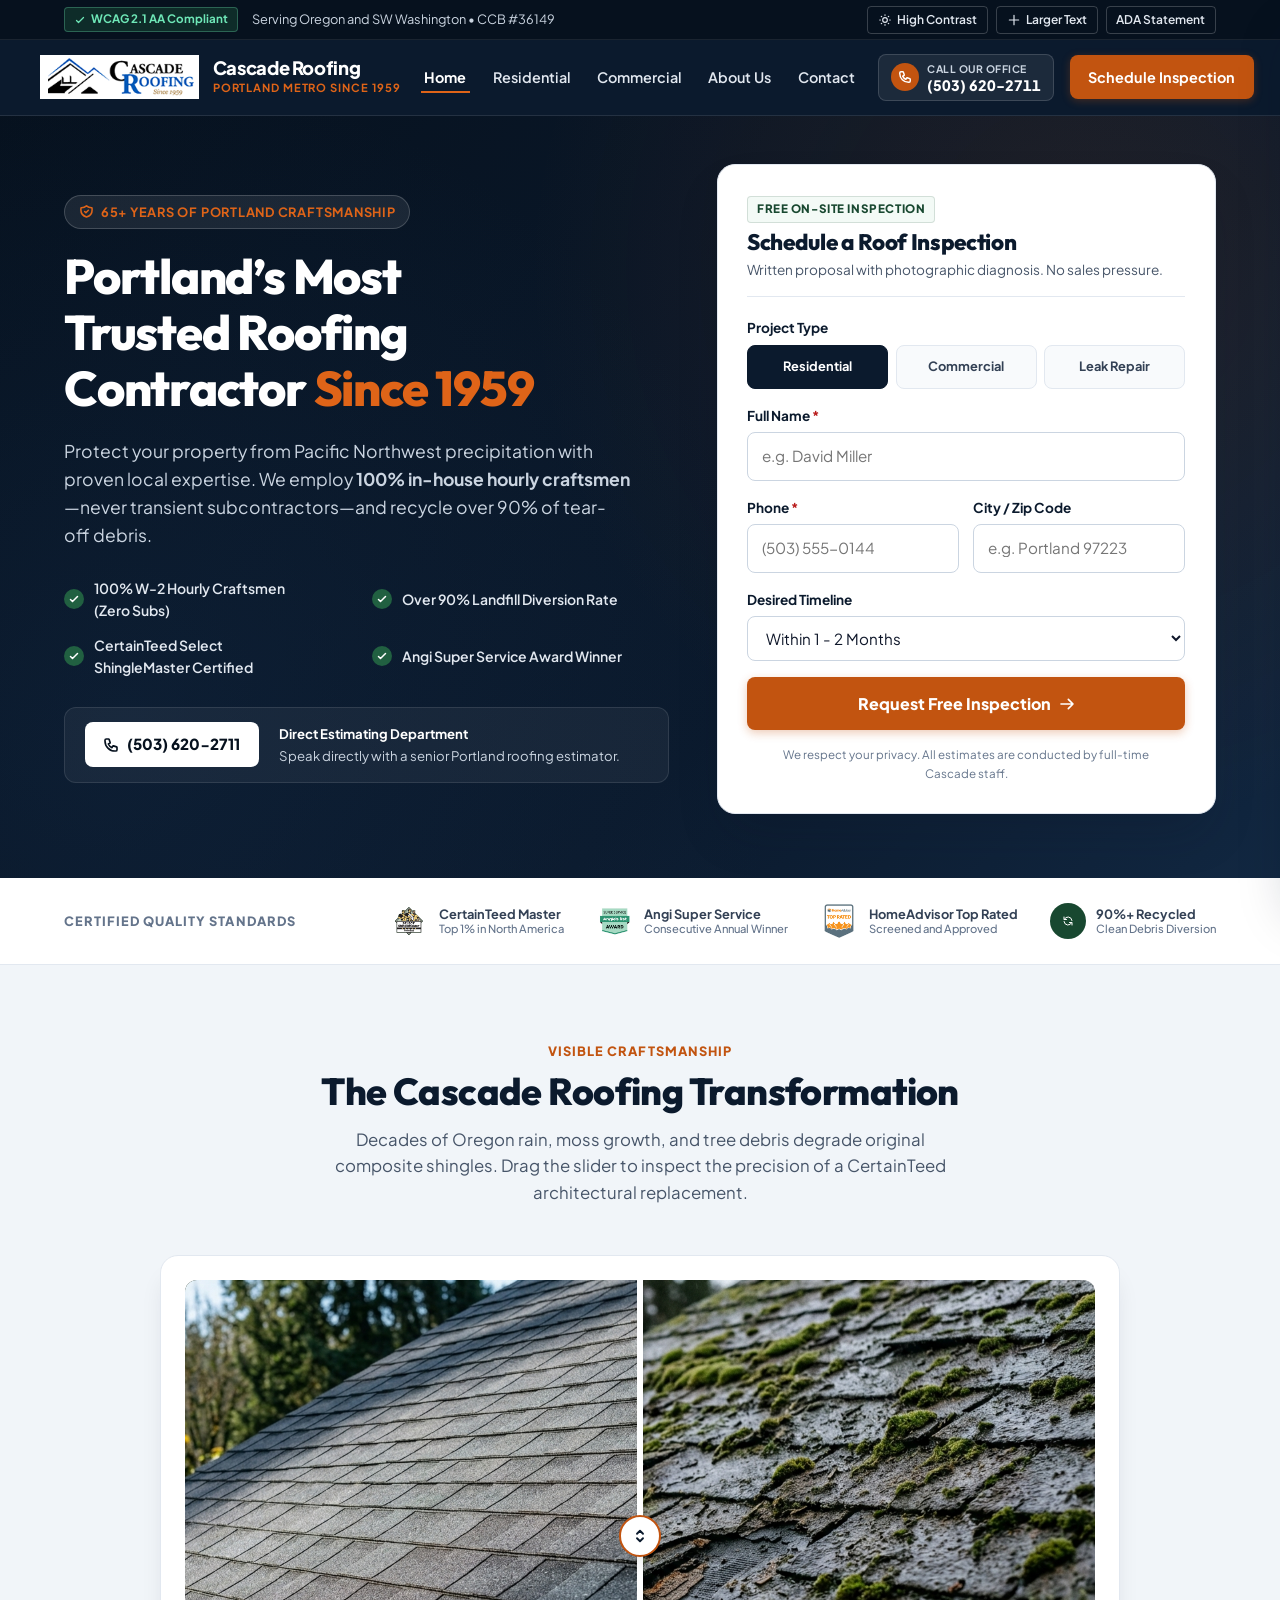
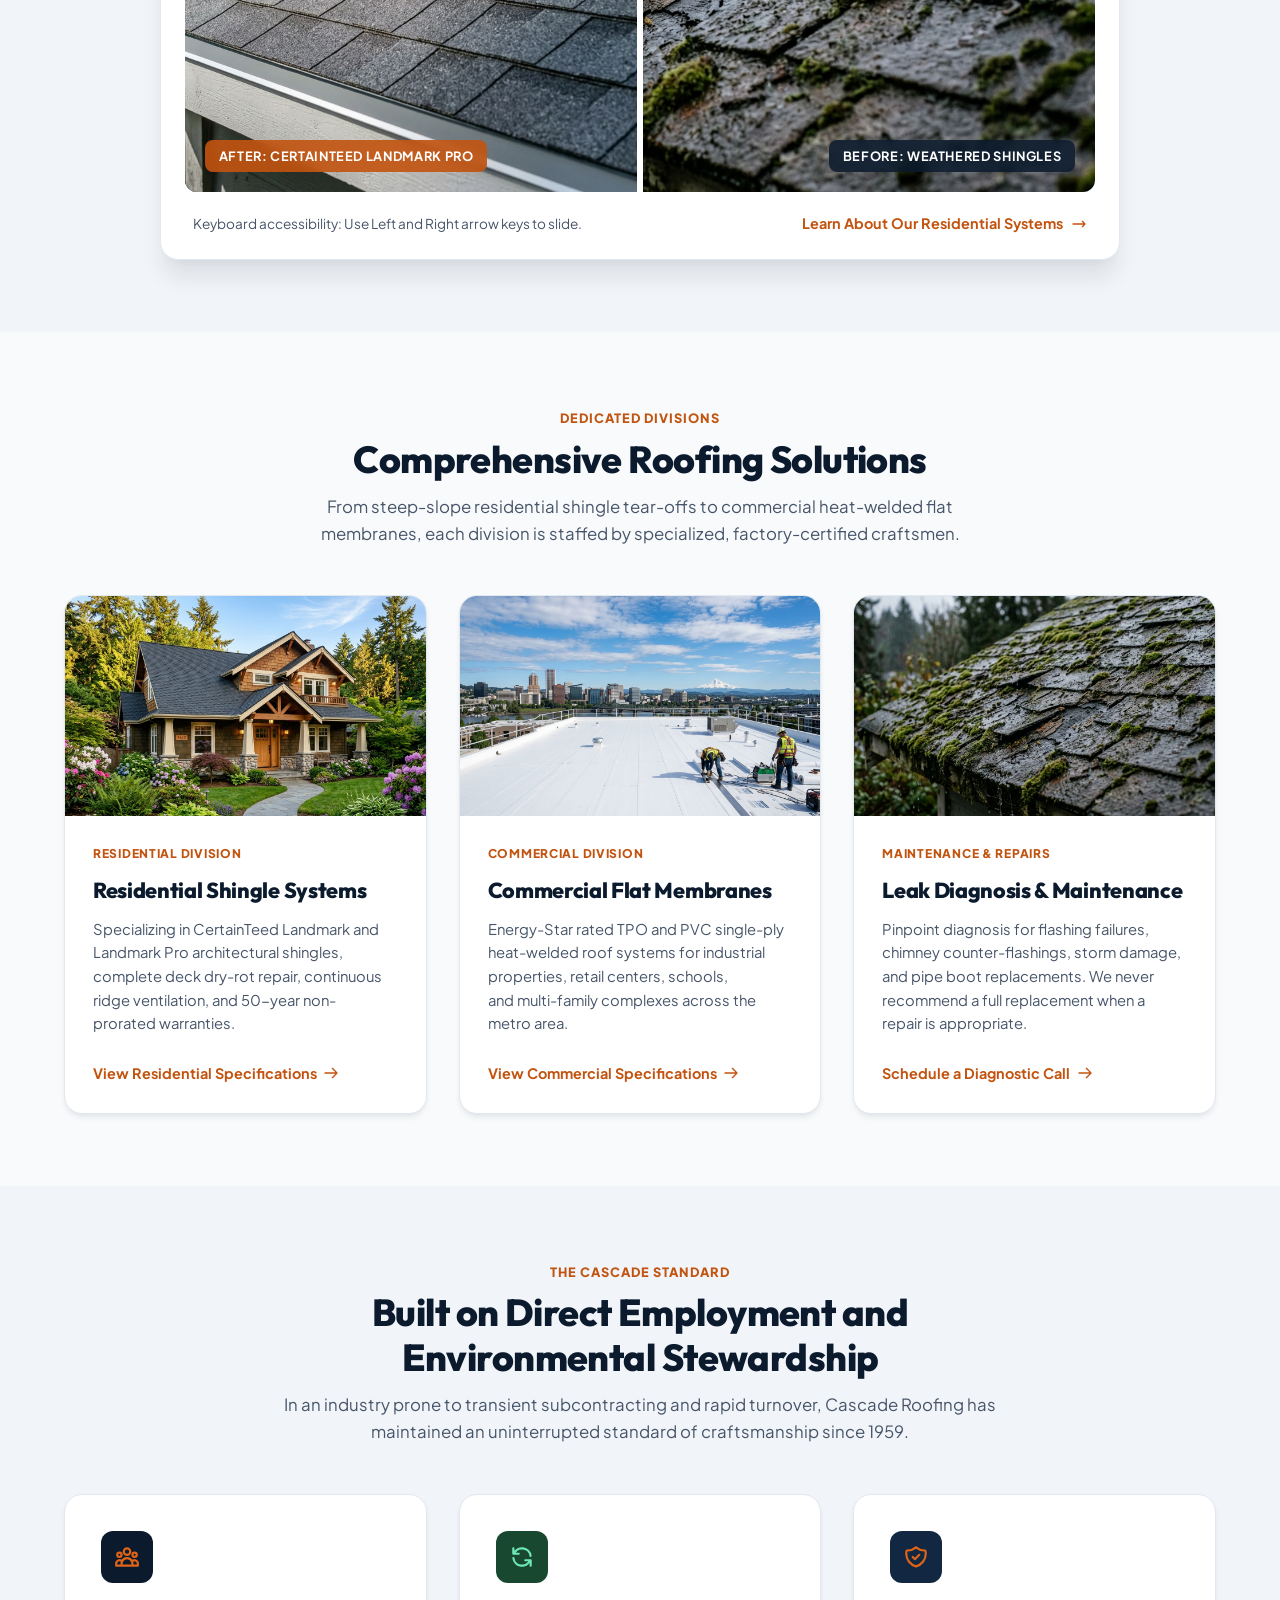
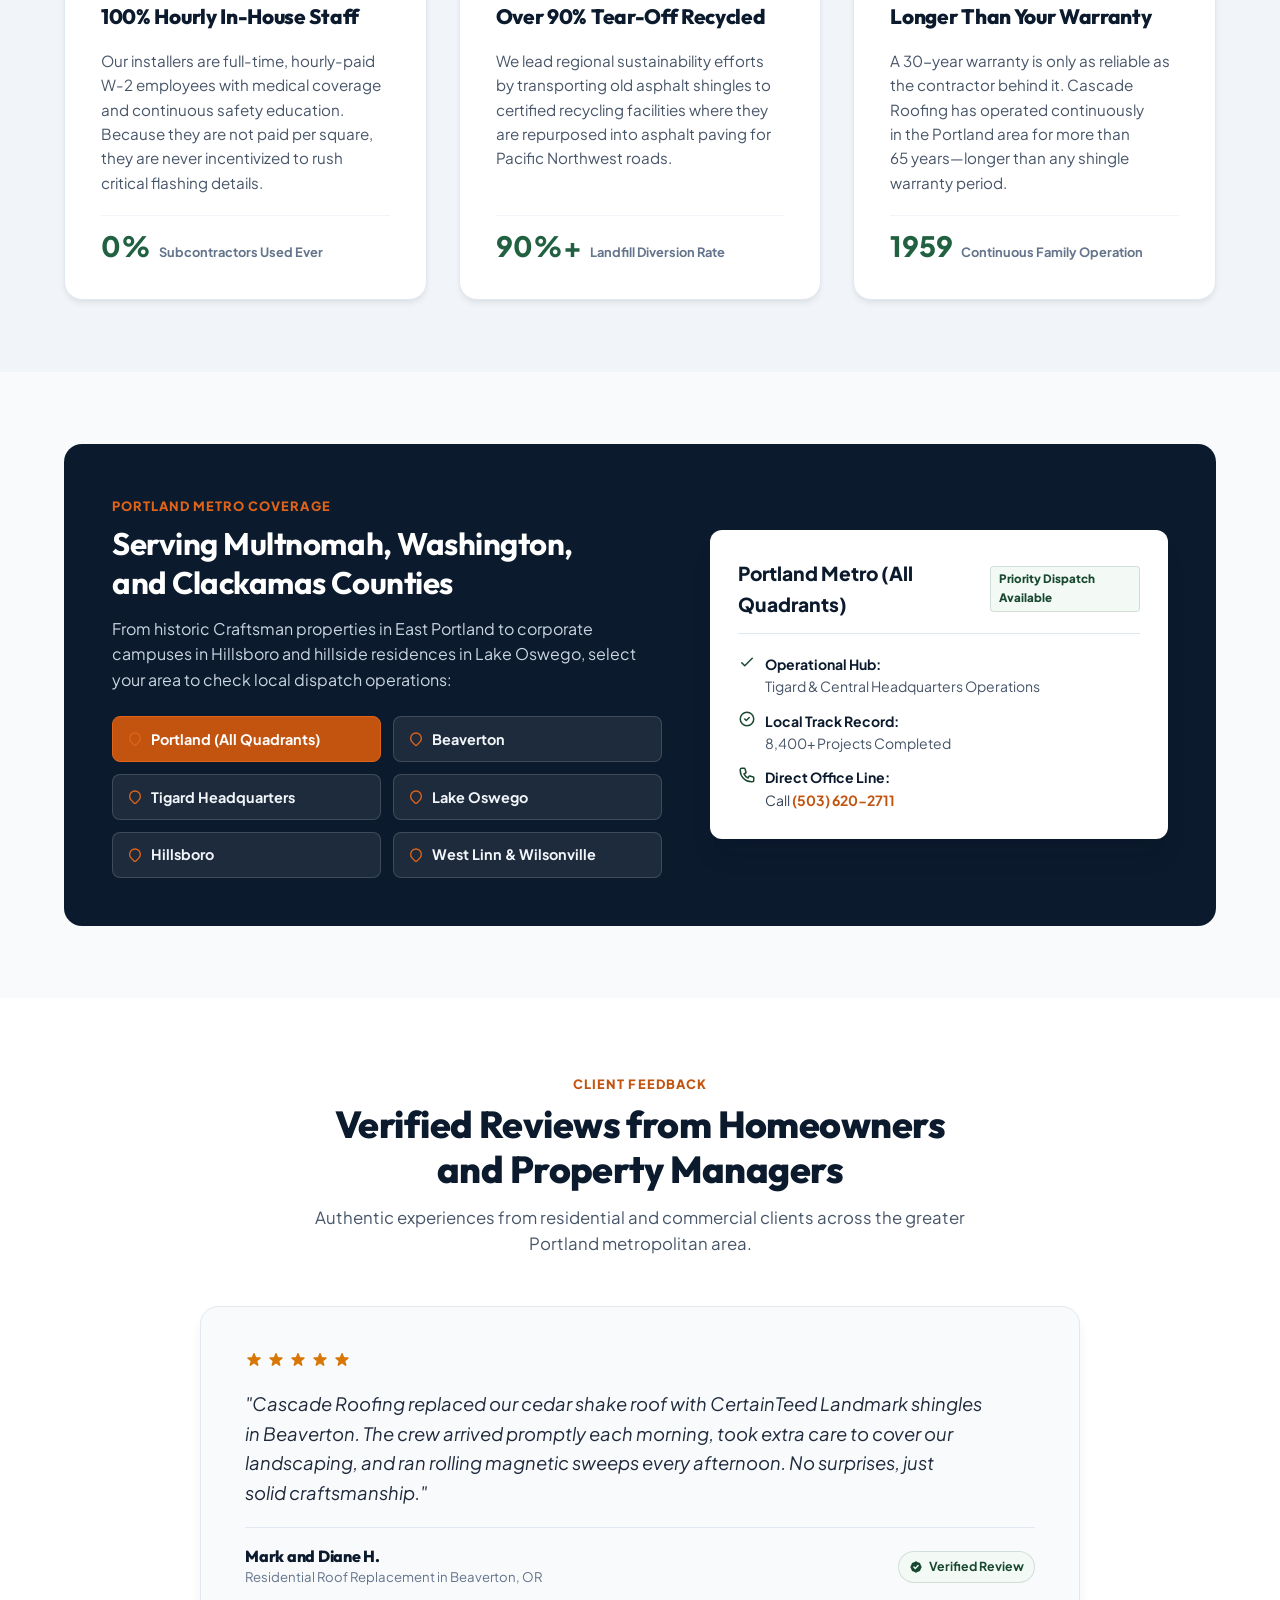
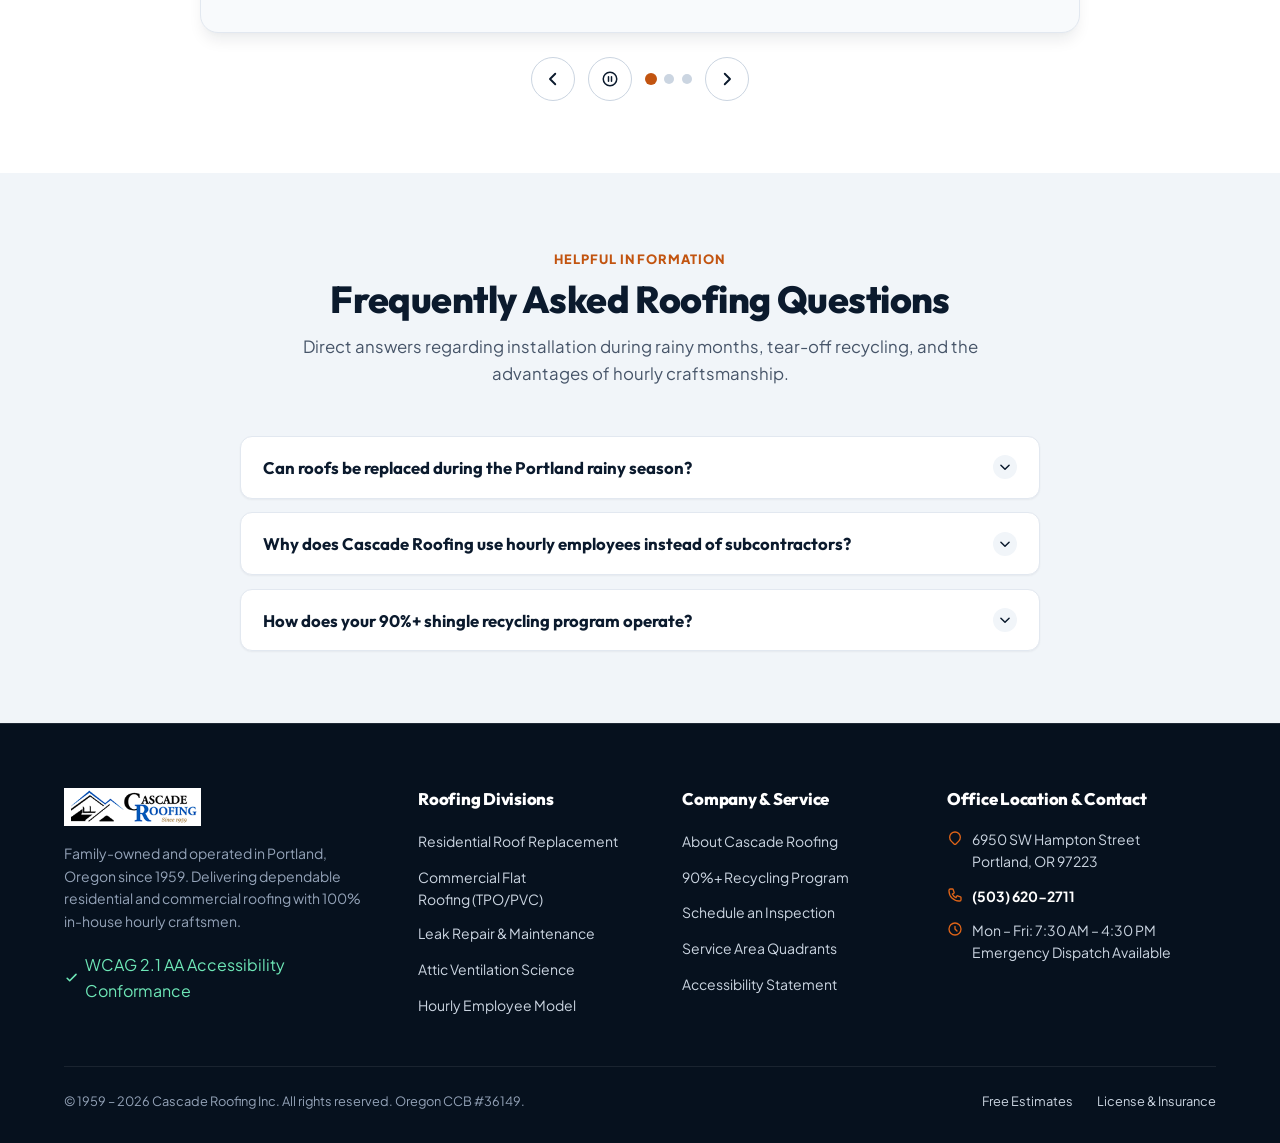
<file: index.html>
<!DOCTYPE html>
<html lang="en">
<head>
  <meta charset="UTF-8">
  <meta name="viewport" content="width=device-width, initial-scale=1.0">
  <title>Cascade Roofing Portland | Trusted Roofers Since 1959 | Free Inspections</title>
  <meta name="description" content="Portland's family-owned roofing contractor since 1959. 100% in-house hourly craftsmen, zero subcontractors, and 90%+ recycled debris. Request your free roof inspection today.">
  <link rel="canonical" href="https://www.cascaderoofingportland.com/">
  
  <meta property="og:title" content="Cascade Roofing Portland | Trusted Roofers Since 1959">
  <meta property="og:description" content="Quality and trust come with experience. Serving Portland, Tigard, Beaverton, Hillsboro, and Lake Oswego with in-house master craftsmen.">
  <meta property="og:type" content="website">
  <meta property="og:image" content="assets/hero-craftsman.jpg">

  <!-- Google Fonts: Outfit & Plus Jakarta Sans -->
  <link rel="preconnect" href="https://fonts.googleapis.com">
  <link rel="preconnect" href="https://fonts.gstatic.com" crossorigin>
  <link href="https://fonts.googleapis.com/css2?family=Outfit:wght@500;600;700;800;900&family=Plus+Jakarta+Sans:wght@400;500;600;700;800&display=swap" rel="stylesheet">

  <link rel="stylesheet" href="styles.css">
</head>
<body>

  <!-- Skip Links -->
  <a href="#main-content" class="skip-link">Skip to main content</a>
  <a href="#inspection-form" class="skip-link">Skip to free inspection form</a>

  <!-- Accessibility User Preference Toolbar -->
  <aside class="a11y-toolbar" aria-label="Accessibility settings">
    <div class="container a11y-toolbar-inner">
      <div class="a11y-left">
        <span class="a11y-status-badge">
          <svg aria-hidden="true" fill="none" stroke="currentColor" viewBox="0 0 24 24"><path stroke-linecap="round" stroke-linejoin="round" stroke-width="2.5" d="M5 13l4 4L19 7"></path></svg>
          WCAG 2.1 AA Compliant
        </span>
        <span>Serving Oregon and SW Washington &bull; CCB #36149</span>
      </div>
      <div class="a11y-controls">
        <button type="button" id="btn-toggle-contrast" class="a11y-btn" aria-pressed="false" aria-label="Toggle high contrast display mode">
          <svg aria-hidden="true" width="14" height="14" fill="none" stroke="currentColor" viewBox="0 0 24 24"><path stroke-linecap="round" stroke-linejoin="round" stroke-width="2" d="M12 3v1m0 16v1m9-9h-1M4 12H3m15.364 6.364l-.707-.707M6.343 6.343l-.707-.707m12.728 0l-.707.707M6.343 17.657l-.707.707M16 12a4 4 0 11-8 0 4 4 0 018 0z"></path></svg>
          High Contrast
        </button>
        <button type="button" id="btn-toggle-text" class="a11y-btn" aria-pressed="false" aria-label="Toggle enlarged reading text size">
          <svg aria-hidden="true" width="14" height="14" fill="none" stroke="currentColor" viewBox="0 0 24 24"><path stroke-linecap="round" stroke-linejoin="round" stroke-width="2" d="M12 4v16m8-8H4"></path></svg>
          Larger Text
        </button>
        <button type="button" id="btn-a11y-statement" class="a11y-btn" aria-haspopup="dialog" aria-label="Open accessibility statement">
          ADA Statement
        </button>
      </div>
    </div>
  </aside>

  <!-- Site Header & Navigation -->
  <header class="site-header" role="banner">
    <div class="container header-inner">
      <a href="index.html" class="brand-logo-wrap" aria-label="Cascade Roofing Portland - Return to Homepage">
        <img src="assets/logo.png" alt="Cascade Roofing Portland Company Logo" class="brand-logo-img">
        <div class="brand-meta">
          <span class="brand-name">Cascade Roofing</span>
          <span class="brand-sub">Portland Metro Since 1959</span>
        </div>
      </a>

      <!-- Desktop Navigation Links -->
      <nav class="main-nav" aria-label="Primary navigation">
        <ul class="nav-list">
          <li><a href="index.html" class="nav-link active" aria-current="page">Home</a></li>
          <li><a href="residential.html" class="nav-link">Residential</a></li>
          <li><a href="commercial.html" class="nav-link">Commercial</a></li>
          <li><a href="about.html" class="nav-link">About Us</a></li>
          <li><a href="contact.html" class="nav-link">Contact</a></li>
        </ul>
      </nav>

      <div class="header-actions">
        <a href="tel:5036202711" class="header-phone-cta" aria-label="Call Cascade Roofing directly at 503-620-2711">
          <div class="phone-icon-wrap" aria-hidden="true">
            <svg fill="none" stroke="currentColor" viewBox="0 0 24 24"><path stroke-linecap="round" stroke-linejoin="round" stroke-width="2.5" d="M3 5a2 2 0 012-2h3.28a1 1 0 01.948.684l1.498 4.493a1 1 0 01-.502 1.21l-2.257 1.13a11.042 11.042 0 005.516 5.516l1.13-2.257a1 1 0 011.21-.502l4.493 1.498a1 1 0 01.684.949V19a2 2 0 01-2 2h-1C9.716 21 3 14.284 3 6V5z"></path></svg>
          </div>
          <div class="phone-text-wrap">
            <span class="phone-label">Call Our Office</span>
            <span class="phone-number">(503) 620-2711</span>
          </div>
        </a>

        <a href="#inspection-form" class="btn-header-quote">Schedule Inspection</a>

        <!-- Mobile Drawer Toggle Button -->
        <button type="button" class="mobile-nav-toggle" aria-expanded="false" aria-controls="mobile-nav-drawer" aria-label="Open mobile menu">
          <svg aria-hidden="true" fill="none" stroke="currentColor" viewBox="0 0 24 24"><path stroke-linecap="round" stroke-linejoin="round" stroke-width="2" d="M4 6h16M4 12h16M4 18h16"></path></svg>
        </button>
      </div>
    </div>
  </header>

  <!-- Mobile Slide-Out Drawer (Accessible Modal Dialog Pattern) -->
  <div id="mobile-drawer-overlay" class="mobile-drawer-overlay" aria-hidden="true"></div>
  <aside id="mobile-nav-drawer" class="mobile-drawer" role="dialog" aria-modal="true" aria-label="Mobile site navigation" aria-hidden="true">
    <div class="mobile-drawer-header">
      <div class="brand-meta">
        <span class="brand-name">Cascade Roofing</span>
        <span class="brand-sub">Since 1959</span>
      </div>
      <button type="button" id="mobile-drawer-close" class="mobile-drawer-close" aria-label="Close mobile navigation">
        <svg aria-hidden="true" width="20" height="20" fill="none" stroke="currentColor" viewBox="0 0 24 24"><path stroke-linecap="round" stroke-linejoin="round" stroke-width="2" d="M6 18L18 6M6 6l12 12"></path></svg>
      </button>
    </div>

    <nav aria-label="Mobile links">
      <ul class="mobile-drawer-links">
        <li><a href="index.html" class="mobile-drawer-link active">Home</a></li>
        <li><a href="residential.html" class="mobile-drawer-link">Residential Roofing</a></li>
        <li><a href="commercial.html" class="mobile-drawer-link">Commercial Roofing</a></li>
        <li><a href="about.html" class="mobile-drawer-link">About Cascade Roofing</a></li>
        <li><a href="contact.html" class="mobile-drawer-link">Contact &amp; Free Inspection</a></li>
      </ul>
    </nav>

    <div class="mobile-drawer-footer">
      <a href="tel:5036202711" class="btn-submit-quote" style="text-decoration: none;">
        <svg aria-hidden="true" width="18" height="18" fill="none" stroke="currentColor" viewBox="0 0 24 24"><path stroke-linecap="round" stroke-linejoin="round" stroke-width="2" d="M3 5a2 2 0 012-2h3.28a1 1 0 01.948.684l1.498 4.493a1 1 0 01-.502 1.21l-2.257 1.13a11.042 11.042 0 005.516 5.516l1.13-2.257a1 1 0 011.21-.502l4.493 1.498a1 1 0 01.684.949V19a2 2 0 01-2 2h-1C9.716 21 3 14.284 3 6V5z"></path></svg>
        <span>Call (503) 620-2711</span>
      </a>
      <div style="font-size: 0.8rem; color: var(--slate-400); text-align: center;">
        6950 SW Hampton Street, Portland, OR
      </div>
    </div>
  </aside>

  <!-- MAIN CONTENT -->
  <main id="main-content" role="main">

    <!-- HERO SECTION: Above the Fold Conversion Engine -->
    <section class="hero-section" aria-labelledby="hero-title">
      <div class="hero-bg-overlay" aria-hidden="true"></div>
      <div class="container hero-grid">
        
        <!-- Left Column: Value Proposition -->
        <div class="hero-content">
          <div class="hero-tag">
            <svg aria-hidden="true" width="15" height="15" fill="none" stroke="currentColor" viewBox="0 0 24 24"><path stroke-linecap="round" stroke-linejoin="round" stroke-width="2.5" d="M9 12l2 2 4-4m5.618-4.016A11.955 11.955 0 0112 2.944a11.955 11.955 0 01-8.618 3.04A12.02 12.02 0 003 9c0 5.591 3.824 10.29 9 11.622 5.176-1.332 9-6.03 9-11.622 0-1.042-.133-2.052-.382-3.016z"></path></svg>
            65+ Years of Portland Craftsmanship
          </div>

          <h1 id="hero-title" class="hero-title">
            Portland’s Most Trusted Roofing Contractor <span class="text-highlight">Since 1959</span>
          </h1>

          <p class="hero-subtitle">
            Protect your property from Pacific Northwest precipitation with proven local expertise. We employ <strong>100% in-house hourly craftsmen</strong>—never transient subcontractors—and recycle over 90% of tear-off debris.
          </p>

          <!-- Proof Metrics -->
          <ul class="hero-proof-list" aria-label="Company credentials">
            <li class="hero-proof-item">
              <span class="proof-icon" aria-hidden="true">
                <svg fill="none" stroke="currentColor" viewBox="0 0 24 24"><path stroke-linecap="round" stroke-linejoin="round" stroke-width="3" d="M5 13l4 4L19 7"></path></svg>
              </span>
              <span>100% W-2 Hourly Craftsmen (Zero Subs)</span>
            </li>
            <li class="hero-proof-item">
              <span class="proof-icon" aria-hidden="true">
                <svg fill="none" stroke="currentColor" viewBox="0 0 24 24"><path stroke-linecap="round" stroke-linejoin="round" stroke-width="3" d="M5 13l4 4L19 7"></path></svg>
              </span>
              <span>Over 90% Landfill Diversion Rate</span>
            </li>
            <li class="hero-proof-item">
              <span class="proof-icon" aria-hidden="true">
                <svg fill="none" stroke="currentColor" viewBox="0 0 24 24"><path stroke-linecap="round" stroke-linejoin="round" stroke-width="3" d="M5 13l4 4L19 7"></path></svg>
              </span>
              <span>CertainTeed Select ShingleMaster Certified</span>
            </li>
            <li class="hero-proof-item">
              <span class="proof-icon" aria-hidden="true">
                <svg fill="none" stroke="currentColor" viewBox="0 0 24 24"><path stroke-linecap="round" stroke-linejoin="round" stroke-width="3" d="M5 13l4 4L19 7"></path></svg>
              </span>
              <span>Angi Super Service Award Winner</span>
            </li>
          </ul>

          <!-- Direct Phone Strip -->
          <div class="hero-call-strip">
            <a href="tel:5036202711" class="hero-call-btn">
              <svg aria-hidden="true" width="16" height="16" fill="none" stroke="currentColor" viewBox="0 0 24 24"><path stroke-linecap="round" stroke-linejoin="round" stroke-width="2.5" d="M3 5a2 2 0 012-2h3.28a1 1 0 01.948.684l1.498 4.493a1 1 0 01-.502 1.21l-2.257 1.13a11.042 11.042 0 005.516 5.516l1.13-2.257a1 1 0 011.21-.502l4.493 1.498a1 1 0 01.684.949V19a2 2 0 01-2 2h-1C9.716 21 3 14.284 3 6V5z"></path></svg>
              (503) 620-2711
            </a>
            <div class="hero-call-info">
              <strong>Direct Estimating Department</strong>
              <span>Speak directly with a senior Portland roofing estimator.</span>
            </div>
          </div>
        </div>

        <!-- Right Column: Above-The-Fold Free Inspection Intake Form -->
        <div id="inspection-form" class="quote-card" aria-labelledby="form-heading">
          <div class="quote-card-header">
            <span class="quote-card-badge">Free On-Site Inspection</span>
            <h2 id="form-heading" class="quote-card-title">Schedule a Roof Inspection</h2>
            <p class="quote-card-sub">Written proposal with photographic diagnosis. No sales pressure.</p>
          </div>

          <form class="quote-form" novalidate>
            <fieldset class="form-fieldset">
              <legend class="fieldset-legend">Project Type</legend>
              <div class="radio-segment-grid">
                <div class="radio-segment-item">
                  <input type="radio" id="type-res" name="service_type" value="residential" class="radio-segment-input" checked>
                  <label for="type-res" class="radio-segment-label">Residential</label>
                </div>
                <div class="radio-segment-item">
                  <input type="radio" id="type-comm" name="service_type" value="commercial" class="radio-segment-input">
                  <label for="type-comm" class="radio-segment-label">Commercial</label>
                </div>
                <div class="radio-segment-item">
                  <input type="radio" id="type-repair" name="service_type" value="repair" class="radio-segment-input">
                  <label for="type-repair" class="radio-segment-label">Leak Repair</label>
                </div>
              </div>
            </fieldset>

            <div class="form-group">
              <label for="home-client-name" class="form-label">
                Full Name <span class="required-indicator" aria-hidden="true">*</span>
              </label>
              <input type="text" id="home-client-name" name="name" class="form-input" placeholder="e.g. David Miller" required aria-required="true" autocomplete="name">
            </div>

            <div style="display: grid; grid-template-columns: 1fr 1fr; gap: 0.85rem;">
              <div class="form-group">
                <label for="home-client-phone" class="form-label">
                  Phone <span class="required-indicator" aria-hidden="true">*</span>
                </label>
                <input type="tel" id="home-client-phone" name="phone" class="form-input" placeholder="(503) 555-0144" required aria-required="true" autocomplete="tel">
              </div>

              <div class="form-group">
                <label for="home-client-city" class="form-label">City / Zip Code</label>
                <input type="text" id="home-client-city" name="city" class="form-input" placeholder="e.g. Portland 97223" autocomplete="postal-code">
              </div>
            </div>

            <div class="form-group">
              <label for="home-client-timeline" class="form-label">Desired Timeline</label>
              <select id="home-client-timeline" name="timeline" class="form-select">
                <option value="urgent">Emergency / Active Leak</option>
                <option value="1month" selected>Within 1 - 2 Months</option>
                <option value="planning">Planning / Budgeting Phase</option>
              </select>
            </div>

            <div class="form-alert" role="status" aria-live="polite"></div>

            <button type="submit" class="btn-submit-quote">
              <span>Request Free Inspection</span>
              <svg aria-hidden="true" width="16" height="16" fill="none" stroke="currentColor" viewBox="0 0 24 24"><path stroke-linecap="round" stroke-linejoin="round" stroke-width="2.5" d="M14 5l7 7m0 0l-7 7m7-7H3"></path></svg>
            </button>

            <p class="quote-privacy-note">
              We respect your privacy. All estimates are conducted by full-time Cascade staff.
            </p>
          </form>
        </div>

      </div>
    </section>

    <!-- ACCREDITATION & TRUST STRIP -->
    <section class="trust-strip-section" aria-label="Accreditations and certifications">
      <div class="container trust-strip-inner">
        <div class="trust-headline">
          Certified Quality Standards
        </div>
        <div class="trust-badges-row">
          <div class="trust-badge-item">
            <img src="assets/shinglemaster.png" alt="CertainTeed Select ShingleMaster Contractor Badge" class="trust-badge-img">
            <div class="trust-badge-text">CertainTeed Master<span>Top 1% in North America</span></div>
          </div>
          <div class="trust-badge-item">
            <img src="assets/angi.jpg" alt="Angi Super Service Award Badge" class="trust-badge-img">
            <div class="trust-badge-text">Angi Super Service<span>Consecutive Annual Winner</span></div>
          </div>
          <div class="trust-badge-item">
            <img src="assets/homeadvisor.jpg" alt="HomeAdvisor Screened and Approved Contractor Badge" class="trust-badge-img">
            <div class="trust-badge-text">HomeAdvisor Top Rated<span>Screened and Approved</span></div>
          </div>
          <div class="trust-badge-item">
            <div class="proof-icon" style="width: 36px; height: 36px; background: var(--pine-700);" aria-hidden="true">
              <svg fill="none" stroke="currentColor" viewBox="0 0 24 24" width="20" height="20"><path stroke-linecap="round" stroke-linejoin="round" stroke-width="2" d="M4 4v5h.582m15.356 2A8.001 8.001 0 004.582 9m0 0H9m11 11v-5h-.581m0 0a8.003 8.003 0 01-15.357-2m15.357 2H15"></path></svg>
            </div>
            <div class="trust-badge-text">90%+ Recycled<span>Clean Debris Diversion</span></div>
          </div>
        </div>
      </div>
    </section>

    <!-- INTERACTIVE BEFORE & AFTER ROOF REPLACEMENT -->
    <section class="section section-alt" aria-labelledby="before-after-title">
      <div class="container">
        <div class="section-header">
          <span class="section-kicker">Visible Craftsmanship</span>
          <h2 id="before-after-title" class="section-title">The Cascade Roofing Transformation</h2>
          <p class="section-desc">
            Decades of Oregon rain, moss growth, and tree debris degrade original composite shingles. Drag the slider to inspect the precision of a CertainTeed architectural replacement.
          </p>
        </div>

        <div class="before-after-container">
          <div class="comparison-wrapper">
            <img src="assets/roof-before.jpg" alt="Weathered moss-covered composite shingle roof before Cascade Roofing replacement" class="comparison-image comparison-image-before">
            <span class="comparison-label before-label">Before: Weathered Shingles</span>

            <div class="comparison-image-after-wrap" id="comparison-after-wrap">
              <img src="assets/roof-after.jpg" alt="Newly installed CertainTeed Landmark charcoal architectural shingle roof" class="comparison-image">
              <span class="comparison-label after-label">After: CertainTeed Landmark Pro</span>
            </div>

            <div class="comparison-handle-line" id="comparison-handle-line" aria-hidden="true"></div>
            <div class="comparison-handle-knob" id="comparison-handle-knob" aria-hidden="true">
              <svg fill="none" stroke="currentColor" viewBox="0 0 24 24"><path stroke-linecap="round" stroke-linejoin="round" stroke-width="2.5" d="M8 9l4-4 4 4m0 6l-4 4-4-4"></path></svg>
            </div>

            <input type="range" id="roof-comparison-range" min="0" max="100" value="50" class="comparison-slider-control" aria-label="Before and after transformation slider. Use arrow keys to slide between worn shingles and new CertainTeed installation.">
          </div>

          <div class="comparison-meta-bar">
            <span class="comparison-tip">Keyboard accessibility: Use Left and Right arrow keys to slide.</span>
            <a href="residential.html" class="comparison-cta-btn">
              <span>Learn About Our Residential Systems</span>
              <svg aria-hidden="true" width="16" height="16" fill="none" stroke="currentColor" viewBox="0 0 24 24"><path stroke-linecap="round" stroke-linejoin="round" stroke-width="2" d="M17 8l4 4m0 0l-4 4m4-4H3"></path></svg>
            </a>
          </div>
        </div>
      </div>
    </section>

    <!-- CORE SERVICES OVERVIEW -->
    <section class="section" aria-labelledby="services-summary-title">
      <div class="container">
        <div class="section-header">
          <span class="section-kicker">Dedicated Divisions</span>
          <h2 id="services-summary-title" class="section-title">Comprehensive Roofing Solutions</h2>
          <p class="section-desc">
            From steep-slope residential shingle tear-offs to commercial heat-welded flat membranes, each division is staffed by specialized, factory-certified craftsmen.
          </p>
        </div>

        <div class="services-card-grid">
          
          <div class="service-card">
            <img src="assets/hero-craftsman.jpg" alt="Pacific Northwest craftsman residence with CertainTeed architectural roof" class="service-card-img">
            <div class="service-card-body">
              <span class="service-card-tag">Residential Division</span>
              <h3 class="service-card-title">Residential Shingle Systems</h3>
              <p class="service-card-text">
                Specializing in CertainTeed Landmark and Landmark Pro architectural shingles, complete deck dry-rot repair, continuous ridge ventilation, and 50-year non-prorated warranties.
              </p>
              <a href="residential.html" class="service-card-link">
                <span>View Residential Specifications</span>
                <svg aria-hidden="true" width="16" height="16" fill="none" stroke="currentColor" viewBox="0 0 24 24"><path stroke-linecap="round" stroke-linejoin="round" stroke-width="2" d="M14 5l7 7m0 0l-7 7m7-7H3"></path></svg>
              </a>
            </div>
          </div>

          <div class="service-card">
            <img src="assets/commercial-skyline.jpg" alt="Commercial flat TPO roof installation overlooking Portland skyline" class="service-card-img">
            <div class="service-card-body">
              <span class="service-card-tag">Commercial Division</span>
              <h3 class="service-card-title">Commercial Flat Membranes</h3>
              <p class="service-card-text">
                Energy-Star rated TPO and PVC single-ply heat-welded roof systems for industrial properties, retail centers, schools, and multi-family complexes across the metro area.
              </p>
              <a href="commercial.html" class="service-card-link">
                <span>View Commercial Specifications</span>
                <svg aria-hidden="true" width="16" height="16" fill="none" stroke="currentColor" viewBox="0 0 24 24"><path stroke-linecap="round" stroke-linejoin="round" stroke-width="2" d="M14 5l7 7m0 0l-7 7m7-7H3"></path></svg>
              </a>
            </div>
          </div>

          <div class="service-card">
            <img src="assets/roof-before.jpg" alt="Roof inspection identifying repairable flashings and valley maintenance" class="service-card-img">
            <div class="service-card-body">
              <span class="service-card-tag">Maintenance &amp; Repairs</span>
              <h3 class="service-card-title">Leak Diagnosis &amp; Maintenance</h3>
              <p class="service-card-text">
                Pinpoint diagnosis for flashing failures, chimney counter-flashings, storm damage, and pipe boot replacements. We never recommend a full replacement when a repair is appropriate.
              </p>
              <a href="contact.html" class="service-card-link">
                <span>Schedule a Diagnostic Call</span>
                <svg aria-hidden="true" width="16" height="16" fill="none" stroke="currentColor" viewBox="0 0 24 24"><path stroke-linecap="round" stroke-linejoin="round" stroke-width="2" d="M14 5l7 7m0 0l-7 7m7-7H3"></path></svg>
              </a>
            </div>
          </div>

        </div>
      </div>
    </section>

    <!-- WHY CHOOSE CASCADE ROOFING -->
    <section class="section section-alt" aria-labelledby="why-title">
      <div class="container">
        <div class="section-header">
          <span class="section-kicker">The Cascade Standard</span>
          <h2 id="why-title" class="section-title">Built on Direct Employment and Environmental Stewardship</h2>
          <p class="section-desc">
            In an industry prone to transient subcontracting and rapid turnover, Cascade Roofing has maintained an uninterrupted standard of craftsmanship since 1959.
          </p>
        </div>

        <div class="differentiators-grid">
          
          <div class="diff-card">
            <div class="diff-icon-wrap" aria-hidden="true">
              <svg fill="none" stroke="currentColor" viewBox="0 0 24 24"><path stroke-linecap="round" stroke-linejoin="round" stroke-width="2" d="M17 20h5v-2a3 3 0 00-5.356-1.857M17 20H7m10 0v-2c0-.656-.126-1.283-.356-1.857M7 20H2v-2a3 3 0 015.356-1.857M7 20v-2c0-.656.126-1.283.356-1.857m0 0a5.002 5.002 0 019.288 0M15 7a3 3 0 11-6 0 3 3 0 016 0zm6 3a2 2 0 11-4 0 2 2 0 014 0zM7 10a2 2 0 11-4 0 2 2 0 014 0z"></path></svg>
            </div>
            <h3 class="diff-title">100% Hourly In-House Staff</h3>
            <p class="diff-text">
              Our installers are full-time, hourly-paid W-2 employees with medical coverage and continuous safety education. Because they are not paid per square, they are never incentivized to rush critical flashing details.
            </p>
            <div class="diff-stat">
              <span class="diff-stat-num">0%</span>
              <span class="diff-stat-label">Subcontractors Used Ever</span>
            </div>
          </div>

          <div class="diff-card">
            <div class="diff-icon-wrap" aria-hidden="true" style="background: var(--pine-700); color: #6ee7b7;">
              <svg fill="none" stroke="currentColor" viewBox="0 0 24 24"><path stroke-linecap="round" stroke-linejoin="round" stroke-width="2" d="M4 4v5h.582m15.356 2A8.001 8.001 0 004.582 9m0 0H9m11 11v-5h-.581m0 0a8.003 8.003 0 01-15.357-2m15.357 2H15"></path></svg>
            </div>
            <h3 class="diff-title">Over 90% Tear-Off Recycled</h3>
            <p class="diff-text">
              We lead regional sustainability efforts by transporting old asphalt shingles to certified recycling facilities where they are repurposed into asphalt paving for Pacific Northwest roads.
            </p>
            <div class="diff-stat">
              <span class="diff-stat-num">90%+</span>
              <span class="diff-stat-label">Landfill Diversion Rate</span>
            </div>
          </div>

          <div class="diff-card">
            <div class="diff-icon-wrap" aria-hidden="true" style="background: var(--navy-800); color: var(--accent-400);">
              <svg fill="none" stroke="currentColor" viewBox="0 0 24 24"><path stroke-linecap="round" stroke-linejoin="round" stroke-width="2" d="M9 12l2 2 4-4m5.618-4.016A11.955 11.955 0 0112 2.944a11.955 11.955 0 01-8.618 3.04A12.02 12.02 0 003 9c0 5.591 3.824 10.29 9 11.622 5.176-1.332 9-6.03 9-11.622 0-1.042-.133-2.052-.382-3.016z"></path></svg>
            </div>
            <h3 class="diff-title">Longer Than Your Warranty</h3>
            <p class="diff-text">
              A 30-year warranty is only as reliable as the contractor behind it. Cascade Roofing has operated continuously in the Portland area for more than 65 years—longer than any shingle warranty period.
            </p>
            <div class="diff-stat">
              <span class="diff-stat-num">1959</span>
              <span class="diff-stat-label">Continuous Family Operation</span>
            </div>
          </div>

        </div>
      </div>
    </section>

    <!-- SERVICE AREA EXPLORER -->
    <section class="section" aria-labelledby="area-section-title">
      <div class="container">
        <div class="service-area-box">
          <div class="service-area-grid">
            
            <div class="area-content-col">
              <span class="section-kicker" style="color: var(--accent-400);">Portland Metro Coverage</span>
              <h3 id="area-section-title">Serving Multnomah, Washington, and Clackamas Counties</h3>
              <p>
                From historic Craftsman properties in East Portland to corporate campuses in Hillsboro and hillside residences in Lake Oswego, select your area to check local dispatch operations:
              </p>
              
              <div class="area-cities-grid" role="group" aria-label="Select an area to check roofing operations">
                <button type="button" class="city-pill active" data-city="portland">
                  <svg aria-hidden="true" fill="none" stroke="currentColor" viewBox="0 0 24 24"><path stroke-linecap="round" stroke-linejoin="round" stroke-width="2" d="M17.657 16.657L13.414 20.9a1.998 1.998 0 01-2.827 0l-4.244-4.243a8 8 0 1111.314 0z"></path></svg>
                  Portland (All Quadrants)
                </button>
                <button type="button" class="city-pill" data-city="beaverton">
                  <svg aria-hidden="true" fill="none" stroke="currentColor" viewBox="0 0 24 24"><path stroke-linecap="round" stroke-linejoin="round" stroke-width="2" d="M17.657 16.657L13.414 20.9a1.998 1.998 0 01-2.827 0l-4.244-4.243a8 8 0 1111.314 0z"></path></svg>
                  Beaverton
                </button>
                <button type="button" class="city-pill" data-city="tigard">
                  <svg aria-hidden="true" fill="none" stroke="currentColor" viewBox="0 0 24 24"><path stroke-linecap="round" stroke-linejoin="round" stroke-width="2" d="M17.657 16.657L13.414 20.9a1.998 1.998 0 01-2.827 0l-4.244-4.243a8 8 0 1111.314 0z"></path></svg>
                  Tigard Headquarters
                </button>
                <button type="button" class="city-pill" data-city="lake-oswego">
                  <svg aria-hidden="true" fill="none" stroke="currentColor" viewBox="0 0 24 24"><path stroke-linecap="round" stroke-linejoin="round" stroke-width="2" d="M17.657 16.657L13.414 20.9a1.998 1.998 0 01-2.827 0l-4.244-4.243a8 8 0 1111.314 0z"></path></svg>
                  Lake Oswego
                </button>
                <button type="button" class="city-pill" data-city="hillsboro">
                  <svg aria-hidden="true" fill="none" stroke="currentColor" viewBox="0 0 24 24"><path stroke-linecap="round" stroke-linejoin="round" stroke-width="2" d="M17.657 16.657L13.414 20.9a1.998 1.998 0 01-2.827 0l-4.244-4.243a8 8 0 1111.314 0z"></path></svg>
                  Hillsboro
                </button>
                <button type="button" class="city-pill" data-city="west-linn">
                  <svg aria-hidden="true" fill="none" stroke="currentColor" viewBox="0 0 24 24"><path stroke-linecap="round" stroke-linejoin="round" stroke-width="2" d="M17.657 16.657L13.414 20.9a1.998 1.998 0 01-2.827 0l-4.244-4.243a8 8 0 1111.314 0z"></path></svg>
                  West Linn &amp; Wilsonville
                </button>
              </div>
            </div>

            <!-- Dynamic Local Info Card -->
            <div class="area-map-card">
              <div class="map-header">
                <span id="map-city-name" class="map-city-name">Portland Metro (All Quadrants)</span>
                <span id="map-response-tag" class="map-response-tag">Priority Dispatch Available</span>
              </div>
              <ul class="map-info-list">
                <li class="map-info-item">
                  <svg aria-hidden="true" width="18" height="18" fill="none" stroke="currentColor" viewBox="0 0 24 24" style="color: var(--pine-700);"><path stroke-linecap="round" stroke-linejoin="round" stroke-width="2" d="M5 13l4 4L19 7"></path></svg>
                  <div>
                    <strong>Operational Hub:</strong>
                    <div id="map-crew-info" style="color: var(--slate-600);">Tigard &amp; Central Headquarters Operations</div>
                  </div>
                </li>
                <li class="map-info-item">
                  <svg aria-hidden="true" width="18" height="18" fill="none" stroke="currentColor" viewBox="0 0 24 24" style="color: var(--pine-700);"><path stroke-linecap="round" stroke-linejoin="round" stroke-width="2" d="M9 12l2 2 4-4m6 2a9 9 0 11-18 0 9 9 0 0118 0z"></path></svg>
                  <div>
                    <strong>Local Track Record:</strong>
                    <div id="map-completed-count" style="color: var(--slate-600);">8,400+ Projects Completed</div>
                  </div>
                </li>
                <li class="map-info-item">
                  <svg aria-hidden="true" width="18" height="18" fill="none" stroke="currentColor" viewBox="0 0 24 24" style="color: var(--pine-700);"><path stroke-linecap="round" stroke-linejoin="round" stroke-width="2" d="M3 5a2 2 0 012-2h3.28a1 1 0 01.948.684l1.498 4.493a1 1 0 01-.502 1.21l-2.257 1.13a11.042 11.042 0 005.516 5.516l1.13-2.257a1 1 0 011.21-.502l4.493 1.498a1 1 0 01.684.949V19a2 2 0 01-2 2h-1C9.716 21 3 14.284 3 6V5z"></path></svg>
                  <div>
                    <strong>Direct Office Line:</strong>
                    <div>Call <a href="tel:5036202711" style="color: var(--accent-500); font-weight: 700; text-decoration: none;">(503) 620-2711</a></div>
                  </div>
                </li>
              </ul>
            </div>

          </div>
        </div>
      </div>
    </section>

    <!-- VERIFIED REVIEWS CAROUSEL -->
    <section class="section testimonials-section" aria-labelledby="testimonials-title">
      <div class="container">
        <div class="section-header">
          <span class="section-kicker">Client Feedback</span>
          <h2 id="testimonials-title" class="section-title">Verified Reviews from Homeowners and Property Managers</h2>
          <p class="section-desc">
            Authentic experiences from residential and commercial clients across the greater Portland metropolitan area.
          </p>
        </div>

        <div class="carousel-container" aria-roledescription="carousel" aria-label="Customer Testimonials">
          <div class="carousel-viewport">
            
            <div class="testimonial-card active" aria-roledescription="slide" aria-label="1 of 3">
              <div class="star-rating" aria-label="5 out of 5 stars">
                <svg aria-hidden="true" viewBox="0 0 20 20"><path d="M9.049 2.927c.3-.921 1.603-.921 1.902 0l1.07 3.292a1 1 0 00.95.69h3.462c.969 0 1.371 1.24.588 1.81l-2.8 2.034a1 1 0 00-.364 1.118l1.07 3.292c.3.921-.755 1.688-1.54 1.118l-2.8-2.034a1 1 0 00-1.175 0l-2.8 2.034c-.784.57-1.838-.197-1.539-1.118l1.07-3.292a1 1 0 00-.364-1.118L2.98 8.72c-.783-.57-.38-1.81.588-1.81h3.461a1 1 0 00.951-.69l1.07-3.292z"></path></svg>
                <svg aria-hidden="true" viewBox="0 0 20 20"><path d="M9.049 2.927c.3-.921 1.603-.921 1.902 0l1.07 3.292a1 1 0 00.95.69h3.462c.969 0 1.371 1.24.588 1.81l-2.8 2.034a1 1 0 00-.364 1.118l1.07 3.292c.3.921-.755 1.688-1.54 1.118l-2.8-2.034a1 1 0 00-1.175 0l-2.8 2.034c-.784.57-1.838-.197-1.539-1.118l1.07-3.292a1 1 0 00-.364-1.118L2.98 8.72c-.783-.57-.38-1.81.588-1.81h3.461a1 1 0 00.951-.69l1.07-3.292z"></path></svg>
                <svg aria-hidden="true" viewBox="0 0 20 20"><path d="M9.049 2.927c.3-.921 1.603-.921 1.902 0l1.07 3.292a1 1 0 00.95.69h3.462c.969 0 1.371 1.24.588 1.81l-2.8 2.034a1 1 0 00-.364 1.118l1.07 3.292c.3.921-.755 1.688-1.54 1.118l-2.8-2.034a1 1 0 00-1.175 0l-2.8 2.034c-.784.57-1.838-.197-1.539-1.118l1.07-3.292a1 1 0 00-.364-1.118L2.98 8.72c-.783-.57-.38-1.81.588-1.81h3.461a1 1 0 00.951-.69l1.07-3.292z"></path></svg>
                <svg aria-hidden="true" viewBox="0 0 20 20"><path d="M9.049 2.927c.3-.921 1.603-.921 1.902 0l1.07 3.292a1 1 0 00.95.69h3.462c.969 0 1.371 1.24.588 1.81l-2.8 2.034a1 1 0 00-.364 1.118l1.07 3.292c.3.921-.755 1.688-1.54 1.118l-2.8-2.034a1 1 0 00-1.175 0l-2.8 2.034c-.784.57-1.838-.197-1.539-1.118l1.07-3.292a1 1 0 00-.364-1.118L2.98 8.72c-.783-.57-.38-1.81.588-1.81h3.461a1 1 0 00.951-.69l1.07-3.292z"></path></svg>
                <svg aria-hidden="true" viewBox="0 0 20 20"><path d="M9.049 2.927c.3-.921 1.603-.921 1.902 0l1.07 3.292a1 1 0 00.95.69h3.462c.969 0 1.371 1.24.588 1.81l-2.8 2.034a1 1 0 00-.364 1.118l1.07 3.292c.3.921-.755 1.688-1.54 1.118l-2.8-2.034a1 1 0 00-1.175 0l-2.8 2.034c-.784.57-1.838-.197-1.539-1.118l1.07-3.292a1 1 0 00-.364-1.118L2.98 8.72c-.783-.57-.38-1.81.588-1.81h3.461a1 1 0 00.951-.69l1.07-3.292z"></path></svg>
              </div>
              <p class="testimonial-quote">
                "Cascade Roofing replaced our cedar shake roof with CertainTeed Landmark shingles in Beaverton. The crew arrived promptly each morning, took extra care to cover our landscaping, and ran rolling magnetic sweeps every afternoon. No surprises, just solid craftsmanship."
              </p>
              <div class="testimonial-author-row">
                <div class="author-meta">
                  <h4>Mark and Diane H.</h4>
                  <p>Residential Roof Replacement in Beaverton, OR</p>
                </div>
                <span class="verified-source-badge">
                  <svg aria-hidden="true" width="14" height="14" fill="currentColor" viewBox="0 0 20 20"><path fill-rule="evenodd" d="M6.267 3.455a3.066 3.066 0 001.745-.723 3.066 3.066 0 013.976 0 3.066 3.066 0 001.745.723 3.066 3.066 0 012.812 2.812c.051.643.304 1.254.723 1.745a3.066 3.066 0 010 3.976 3.066 3.066 0 00-.723 1.745 3.066 3.066 0 01-2.812 2.812 3.066 3.066 0 00-1.745.723 3.066 3.066 0 01-3.976 0 3.066 3.066 0 00-1.745-.723 3.066 3.066 0 01-2.812-2.812 3.066 3.066 0 00-.723-1.745 3.066 3.066 0 010-3.976 3.066 3.066 0 00.723-1.745 3.066 3.066 0 012.812-2.812zm7.44 5.252a1 1 0 00-1.414-1.414L9 10.586 7.707 9.293a1 1 0 00-1.414 1.414l2 2a1 1 0 001.414 0l4-4z" clip-rule="evenodd"></path></svg>
                  Verified Review
                </span>
              </div>
            </div>

            <div class="testimonial-card" aria-roledescription="slide" aria-label="2 of 3" hidden>
              <div class="star-rating" aria-label="5 out of 5 stars">
                <svg aria-hidden="true" viewBox="0 0 20 20"><path d="M9.049 2.927c.3-.921 1.603-.921 1.902 0l1.07 3.292a1 1 0 00.95.69h3.462c.969 0 1.371 1.24.588 1.81l-2.8 2.034a1 1 0 00-.364 1.118l1.07 3.292c.3.921-.755 1.688-1.54 1.118l-2.8-2.034a1 1 0 00-1.175 0l-2.8 2.034c-.784.57-1.838-.197-1.539-1.118l1.07-3.292a1 1 0 00-.364-1.118L2.98 8.72c-.783-.57-.38-1.81.588-1.81h3.461a1 1 0 00.951-.69l1.07-3.292z"></path></svg>
                <svg aria-hidden="true" viewBox="0 0 20 20"><path d="M9.049 2.927c.3-.921 1.603-.921 1.902 0l1.07 3.292a1 1 0 00.95.69h3.462c.969 0 1.371 1.24.588 1.81l-2.8 2.034a1 1 0 00-.364 1.118l1.07 3.292c.3.921-.755 1.688-1.54 1.118l-2.8-2.034a1 1 0 00-1.175 0l-2.8 2.034c-.784.57-1.838-.197-1.539-1.118l1.07-3.292a1 1 0 00-.364-1.118L2.98 8.72c-.783-.57-.38-1.81.588-1.81h3.461a1 1 0 00.951-.69l1.07-3.292z"></path></svg>
                <svg aria-hidden="true" viewBox="0 0 20 20"><path d="M9.049 2.927c.3-.921 1.603-.921 1.902 0l1.07 3.292a1 1 0 00.95.69h3.462c.969 0 1.371 1.24.588 1.81l-2.8 2.034a1 1 0 00-.364 1.118l1.07 3.292c.3.921-.755 1.688-1.54 1.118l-2.8-2.034a1 1 0 00-1.175 0l-2.8 2.034c-.784.57-1.838-.197-1.539-1.118l1.07-3.292a1 1 0 00-.364-1.118L2.98 8.72c-.783-.57-.38-1.81.588-1.81h3.461a1 1 0 00.951-.69l1.07-3.292z"></path></svg>
                <svg aria-hidden="true" viewBox="0 0 20 20"><path d="M9.049 2.927c.3-.921 1.603-.921 1.902 0l1.07 3.292a1 1 0 00.95.69h3.462c.969 0 1.371 1.24.588 1.81l-2.8 2.034a1 1 0 00-.364 1.118l1.07 3.292c.3.921-.755 1.688-1.54 1.118l-2.8-2.034a1 1 0 00-1.175 0l-2.8 2.034c-.784.57-1.838-.197-1.539-1.118l1.07-3.292a1 1 0 00-.364-1.118L2.98 8.72c-.783-.57-.38-1.81.588-1.81h3.461a1 1 0 00.951-.69l1.07-3.292z"></path></svg>
                <svg aria-hidden="true" viewBox="0 0 20 20"><path d="M9.049 2.927c.3-.921 1.603-.921 1.902 0l1.07 3.292a1 1 0 00.95.69h3.462c.969 0 1.371 1.24.588 1.81l-2.8 2.034a1 1 0 00-.364 1.118l1.07 3.292c.3.921-.755 1.688-1.54 1.118l-2.8-2.034a1 1 0 00-1.175 0l-2.8 2.034c-.784.57-1.838-.197-1.539-1.118l1.07-3.292a1 1 0 00-.364-1.118L2.98 8.72c-.783-.57-.38-1.81.588-1.81h3.461a1 1 0 00.951-.69l1.07-3.292z"></path></svg>
              </div>
              <p class="testimonial-quote">
                "As a commercial property manager in SW Portland, recurring leaks were an ongoing disruption until Cascade Roofing installed a heat-welded TPO system on our medical building. Professional team, clean worksite, and zero tenant disruption."
              </p>
              <div class="testimonial-author-row">
                <div class="author-meta">
                  <h4>Robert T.</h4>
                  <p>Commercial Property Manager, Tigard &amp; Portland</p>
                </div>
                <span class="verified-source-badge">
                  <svg aria-hidden="true" width="14" height="14" fill="currentColor" viewBox="0 0 20 20"><path fill-rule="evenodd" d="M6.267 3.455a3.066 3.066 0 001.745-.723 3.066 3.066 0 013.976 0 3.066 3.066 0 001.745.723 3.066 3.066 0 012.812 2.812c.051.643.304 1.254.723 1.745a3.066 3.066 0 010 3.976 3.066 3.066 0 00-.723 1.745 3.066 3.066 0 01-2.812 2.812 3.066 3.066 0 00-1.745.723 3.066 3.066 0 01-3.976 0 3.066 3.066 0 00-1.745-.723 3.066 3.066 0 01-2.812-2.812 3.066 3.066 0 00-.723-1.745 3.066 3.066 0 010-3.976 3.066 3.066 0 00.723-1.745 3.066 3.066 0 012.812-2.812zm7.44 5.252a1 1 0 00-1.414-1.414L9 10.586 7.707 9.293a1 1 0 00-1.414 1.414l2 2a1 1 0 001.414 0l4-4z" clip-rule="evenodd"></path></svg>
                  Commercial Client
                </span>
              </div>
            </div>

            <div class="testimonial-card" aria-roledescription="slide" aria-label="3 of 3" hidden>
              <div class="star-rating" aria-label="5 out of 5 stars">
                <svg aria-hidden="true" viewBox="0 0 20 20"><path d="M9.049 2.927c.3-.921 1.603-.921 1.902 0l1.07 3.292a1 1 0 00.95.69h3.462c.969 0 1.371 1.24.588 1.81l-2.8 2.034a1 1 0 00-.364 1.118l1.07 3.292c.3.921-.755 1.688-1.54 1.118l-2.8-2.034a1 1 0 00-1.175 0l-2.8 2.034c-.784.57-1.838-.197-1.539-1.118l1.07-3.292a1 1 0 00-.364-1.118L2.98 8.72c-.783-.57-.38-1.81.588-1.81h3.461a1 1 0 00.951-.69l1.07-3.292z"></path></svg>
                <svg aria-hidden="true" viewBox="0 0 20 20"><path d="M9.049 2.927c.3-.921 1.603-.921 1.902 0l1.07 3.292a1 1 0 00.95.69h3.462c.969 0 1.371 1.24.588 1.81l-2.8 2.034a1 1 0 00-.364 1.118l1.07 3.292c.3.921-.755 1.688-1.54 1.118l-2.8-2.034a1 1 0 00-1.175 0l-2.8 2.034c-.784.57-1.838-.197-1.539-1.118l1.07-3.292a1 1 0 00-.364-1.118L2.98 8.72c-.783-.57-.38-1.81.588-1.81h3.461a1 1 0 00.951-.69l1.07-3.292z"></path></svg>
                <svg aria-hidden="true" viewBox="0 0 20 20"><path d="M9.049 2.927c.3-.921 1.603-.921 1.902 0l1.07 3.292a1 1 0 00.95.69h3.462c.969 0 1.371 1.24.588 1.81l-2.8 2.034a1 1 0 00-.364 1.118l1.07 3.292c.3.921-.755 1.688-1.54 1.118l-2.8-2.034a1 1 0 00-1.175 0l-2.8 2.034c-.784.57-1.838-.197-1.539-1.118l1.07-3.292a1 1 0 00-.364-1.118L2.98 8.72c-.783-.57-.38-1.81.588-1.81h3.461a1 1 0 00.951-.69l1.07-3.292z"></path></svg>
                <svg aria-hidden="true" viewBox="0 0 20 20"><path d="M9.049 2.927c.3-.921 1.603-.921 1.902 0l1.07 3.292a1 1 0 00.95.69h3.462c.969 0 1.371 1.24.588 1.81l-2.8 2.034a1 1 0 00-.364 1.118l1.07 3.292c.3.921-.755 1.688-1.54 1.118l-2.8-2.034a1 1 0 00-1.175 0l-2.8 2.034c-.784.57-1.838-.197-1.539-1.118l1.07-3.292a1 1 0 00-.364-1.118L2.98 8.72c-.783-.57-.38-1.81.588-1.81h3.461a1 1 0 00.951-.69l1.07-3.292z"></path></svg>
                <svg aria-hidden="true" viewBox="0 0 20 20"><path d="M9.049 2.927c.3-.921 1.603-.921 1.902 0l1.07 3.292a1 1 0 00.95.69h3.462c.969 0 1.371 1.24.588 1.81l-2.8 2.034a1 1 0 00-.364 1.118l1.07 3.292c.3.921-.755 1.688-1.54 1.118l-2.8-2.034a1 1 0 00-1.175 0l-2.8 2.034c-.784.57-1.838-.197-1.539-1.118l1.07-3.292a1 1 0 00-.364-1.118L2.98 8.72c-.783-.57-.38-1.81.588-1.81h3.461a1 1 0 00.951-.69l1.07-3.292z"></path></svg>
              </div>
              <p class="testimonial-quote">
                "Other contractors sent high-pressure salesmen. Cascade sent an experienced estimator who spent 45 minutes on the roof taking detailed photos and showed us why a chimney flashing repair was all we needed. That integrity is why they have been in business for 65 years."
              </p>
              <div class="testimonial-author-row">
                <div class="author-meta">
                  <h4>Elena V.</h4>
                  <p>Homeowner in Lake Oswego, OR</p>
                </div>
                <span class="verified-source-badge">
                  <svg aria-hidden="true" width="14" height="14" fill="currentColor" viewBox="0 0 20 20"><path fill-rule="evenodd" d="M6.267 3.455a3.066 3.066 0 001.745-.723 3.066 3.066 0 013.976 0 3.066 3.066 0 001.745.723 3.066 3.066 0 012.812 2.812c.051.643.304 1.254.723 1.745a3.066 3.066 0 010 3.976 3.066 3.066 0 00-.723 1.745 3.066 3.066 0 01-2.812 2.812 3.066 3.066 0 00-1.745.723 3.066 3.066 0 01-3.976 0 3.066 3.066 0 00-1.745-.723 3.066 3.066 0 01-2.812-2.812 3.066 3.066 0 00-.723-1.745 3.066 3.066 0 010-3.976 3.066 3.066 0 00.723-1.745 3.066 3.066 0 012.812-2.812zm7.44 5.252a1 1 0 00-1.414-1.414L9 10.586 7.707 9.293a1 1 0 00-1.414 1.414l2 2a1 1 0 001.414 0l4-4z" clip-rule="evenodd"></path></svg>
                  Homeowner Review
                </span>
              </div>
            </div>

          </div>

          <!-- Carousel Controls with Play/Pause (WCAG 2.2.2) -->
          <div class="carousel-controls">
            <button type="button" id="carousel-prev" class="carousel-btn" aria-label="Previous customer review">
              <svg aria-hidden="true" fill="none" stroke="currentColor" viewBox="0 0 24 24"><path stroke-linecap="round" stroke-linejoin="round" stroke-width="2.5" d="M15 19l-7-7 7-7"></path></svg>
            </button>

            <button type="button" id="carousel-play-pause" class="carousel-btn" aria-label="Pause testimonial slider">
              <svg aria-hidden="true" fill="none" stroke="currentColor" viewBox="0 0 24 24"><path stroke-linecap="round" stroke-linejoin="round" stroke-width="2" d="M10 9v6m4-6v6m7-3a9 9 0 11-18 0 9 9 0 0118 0z"></path></svg>
            </button>

            <div class="carousel-indicators" role="tablist" aria-label="Testimonial slides">
              <button type="button" class="indicator-dot" aria-current="true" aria-label="Go to slide 1"></button>
              <button type="button" class="indicator-dot" aria-current="false" aria-label="Go to slide 2"></button>
              <button type="button" class="indicator-dot" aria-current="false" aria-label="Go to slide 3"></button>
            </div>

            <button type="button" id="carousel-next" class="carousel-btn" aria-label="Next customer review">
              <svg aria-hidden="true" fill="none" stroke="currentColor" viewBox="0 0 24 24"><path stroke-linecap="round" stroke-linejoin="round" stroke-width="2.5" d="M9 5l7 7-7 7"></path></svg>
            </button>
          </div>
        </div>

      </div>
    </section>

    <!-- FAQ SECTION -->
    <section class="section section-alt" aria-labelledby="faq-section-title">
      <div class="container">
        <div class="section-header">
          <span class="section-kicker">Helpful Information</span>
          <h2 id="faq-section-title" class="section-title">Frequently Asked Roofing Questions</h2>
          <p class="section-desc">
            Direct answers regarding installation during rainy months, tear-off recycling, and the advantages of hourly craftsmanship.
          </p>
        </div>

        <div class="faq-list">
          
          <div class="faq-item">
            <h3>
              <button type="button" class="faq-trigger" aria-expanded="false" aria-controls="faq-ans-1">
                <span>Can roofs be replaced during the Portland rainy season?</span>
                <span class="faq-icon" aria-hidden="true">
                  <svg fill="none" stroke="currentColor" viewBox="0 0 24 24"><path stroke-linecap="round" stroke-linejoin="round" stroke-width="2.5" d="M19 9l-7 7-7-7"></path></svg>
                </span>
              </button>
            </h3>
            <div id="faq-ans-1" class="faq-content" aria-hidden="true">
              <p>
                Yes. Operating continuously in Oregon since 1959, our crews are trained in wet-weather protocols. We tear off only what can be dried in and sealed with synthetic underlayment that same day. We monitor micro-climate radar continuously to guarantee your home interior remains completely dry throughout the replacement.
              </p>
            </div>
          </div>

          <div class="faq-item">
            <h3>
              <button type="button" class="faq-trigger" aria-expanded="false" aria-controls="faq-ans-2">
                <span>Why does Cascade Roofing use hourly employees instead of subcontractors?</span>
                <span class="faq-icon" aria-hidden="true">
                  <svg fill="none" stroke="currentColor" viewBox="0 0 24 24"><path stroke-linecap="round" stroke-linejoin="round" stroke-width="2.5" d="M19 9l-7 7-7-7"></path></svg>
                </span>
              </button>
            </h3>
            <div id="faq-ans-2" class="faq-content" aria-hidden="true">
              <p>
                Subcontractors are paid per square installed, which financially rewards speed over quality. Our roofers are full-time W-2 company employees paid hourly with healthcare and retirement benefits. They take the necessary time to replace dry-rotted plywood, install proper step-flashing, and maintain 6-nail high-wind fastening standards.
              </p>
            </div>
          </div>

          <div class="faq-item">
            <h3>
              <button type="button" class="faq-trigger" aria-expanded="false" aria-controls="faq-ans-3">
                <span>How does your 90%+ shingle recycling program operate?</span>
                <span class="faq-icon" aria-hidden="true">
                  <svg fill="none" stroke="currentColor" viewBox="0 0 24 24"><path stroke-linecap="round" stroke-linejoin="round" stroke-width="2.5" d="M19 9l-7 7-7-7"></path></svg>
                </span>
              </button>
            </h3>
            <div id="faq-ans-3" class="faq-content" aria-hidden="true">
              <p>
                Over 90% of old roofing debris is transported directly to local recycling processors. Asphalt shingles are ground and incorporated into asphalt road paving, metals are separated with magnetic drums for scrap recycling, and clean wood scrap is converted into biomass.
              </p>
            </div>
          </div>

        </div>
      </div>
    </section>

  </main>

  <!-- SITE FOOTER -->
  <footer class="site-footer" role="contentinfo">
    <div class="container">
      <div class="footer-grid">
        
        <div class="footer-col">
          <div style="margin-bottom: 1rem;">
            <img src="assets/logo.png" alt="Cascade Roofing Portland Company Logo" style="height: 38px; width: auto;">
          </div>
          <p>
            Family-owned and operated in Portland, Oregon since 1959. Delivering dependable residential and commercial roofing with 100% in-house hourly craftsmen.
          </p>
          <div style="margin-top: 1.25rem;">
            <div class="footer-a11y-badge">
              <svg aria-hidden="true" width="16" height="16" fill="none" stroke="currentColor" viewBox="0 0 24 24"><path stroke-linecap="round" stroke-linejoin="round" stroke-width="2.5" d="M5 13l4 4L19 7"></path></svg>
              <span>WCAG 2.1 AA Accessibility Conformance</span>
            </div>
          </div>
        </div>

        <div class="footer-col">
          <h4>Roofing Divisions</h4>
          <ul class="footer-links">
            <li><a href="residential.html">Residential Roof Replacement</a></li>
            <li><a href="commercial.html">Commercial Flat Roofing (TPO/PVC)</a></li>
            <li><a href="contact.html">Leak Repair &amp; Maintenance</a></li>
            <li><a href="residential.html#ventilation">Attic Ventilation Science</a></li>
            <li><a href="about.html">Hourly Employee Model</a></li>
          </ul>
        </div>

        <div class="footer-col">
          <h4>Company &amp; Service</h4>
          <ul class="footer-links">
            <li><a href="about.html">About Cascade Roofing</a></li>
            <li><a href="about.html#recycling">90%+ Recycling Program</a></li>
            <li><a href="contact.html">Schedule an Inspection</a></li>
            <li><a href="contact.html#locations">Service Area Quadrants</a></li>
            <li><a href="#a11y-modal" id="footer-a11y-link">Accessibility Statement</a></li>
          </ul>
        </div>

        <div class="footer-col">
          <h4>Office Location &amp; Contact</h4>
          <ul class="footer-contact-info">
            <li class="footer-contact-item">
              <svg aria-hidden="true" fill="none" stroke="currentColor" viewBox="0 0 24 24"><path stroke-linecap="round" stroke-linejoin="round" stroke-width="2" d="M17.657 16.657L13.414 20.9a1.998 1.998 0 01-2.827 0l-4.244-4.243a8 8 0 1111.314 0z"></path></svg>
              <span>6950 SW Hampton Street<br>Portland, OR 97223</span>
            </li>
            <li class="footer-contact-item">
              <svg aria-hidden="true" fill="none" stroke="currentColor" viewBox="0 0 24 24"><path stroke-linecap="round" stroke-linejoin="round" stroke-width="2" d="M3 5a2 2 0 012-2h3.28a1 1 0 01.948.684l1.498 4.493a1 1 0 01-.502 1.21l-2.257 1.13a11.042 11.042 0 005.516 5.516l1.13-2.257a1 1 0 011.21-.502l4.493 1.498a1 1 0 01.684.949V19a2 2 0 01-2 2h-1C9.716 21 3 14.284 3 6V5z"></path></svg>
              <a href="tel:5036202711" style="color: var(--white); font-weight: 700; text-decoration: none;">(503) 620-2711</a>
            </li>
            <li class="footer-contact-item">
              <svg aria-hidden="true" fill="none" stroke="currentColor" viewBox="0 0 24 24"><path stroke-linecap="round" stroke-linejoin="round" stroke-width="2" d="M12 8v4l3 3m6-3a9 9 0 11-18 0 9 9 0 0118 0z"></path></svg>
              <span>Mon &ndash; Fri: 7:30 AM &ndash; 4:30 PM<br>Emergency Dispatch Available</span>
            </li>
          </ul>
        </div>

      </div>

      <div class="footer-bottom-bar">
        <div>
          &copy; 1959 &ndash; 2026 Cascade Roofing Inc. All rights reserved. Oregon CCB #36149.
        </div>
        <div style="display: flex; gap: 1.5rem;">
          <a href="contact.html" style="color: var(--slate-300); text-decoration: none;">Free Estimates</a>
          <a href="about.html" style="color: var(--slate-300); text-decoration: none;">License &amp; Insurance</a>
        </div>
      </div>
    </div>
  </footer>

  <!-- ACCESSIBILITY STATEMENT MODAL -->
  <div id="a11y-modal" class="modal-overlay" role="dialog" aria-modal="true" aria-labelledby="modal-title" aria-hidden="true">
    <div class="modal-card">
      <div class="modal-header">
        <h3 id="modal-title" class="modal-title">ADA &amp; Digital Accessibility Commitment</h3>
        <button type="button" id="modal-close-btn" class="modal-close-btn" aria-label="Close accessibility statement modal">
          <svg aria-hidden="true" width="18" height="18" fill="none" stroke="currentColor" viewBox="0 0 24 24"><path stroke-linecap="round" stroke-linejoin="round" stroke-width="2" d="M6 18L18 6M6 6l12 12"></path></svg>
        </button>
      </div>
      <div style="font-size: 0.95rem; line-height: 1.65; color: var(--slate-700); display: flex; flex-direction: column; gap: 1rem;">
        <p>
          Cascade Roofing Portland is committed to digital accessibility for all visitors, including individuals with disabilities. We adhere to WCAG 2.1 Level AA conformance standards across our web properties.
        </p>
        <h4 style="font-weight: 800; color: var(--navy-900);">Accessibility Features Implemented:</h4>
        <ul style="padding-left: 1.25rem; display: flex; flex-direction: column; gap: 0.4rem;">
          <li>Full keyboard navigation for all interactive controls, sliders, and form fields.</li>
          <li>WCAG-compliant color contrast ratios exceeding 4.5:1.</li>
          <li>Semantic HTML structure, ARIA live announcements, and accessible skip navigation.</li>
          <li>User accessibility preference controls for high contrast and enlarged typography.</li>
        </ul>
        <p>
          If you need personal assistance accessing information or scheduling an inspection, please call our office directly at <a href="tel:5036202711" style="color: var(--accent-500); font-weight: 700;">(503) 620-2711</a> or visit us at 6950 SW Hampton Street, Portland, OR 97223.
        </p>
      </div>
    </div>
  </div>

  <div id="a11y-live-announcer" class="sr-only" aria-live="polite" aria-atomic="true"></div>

  <script src="app.js"></script>
</body>
</html>
</file>
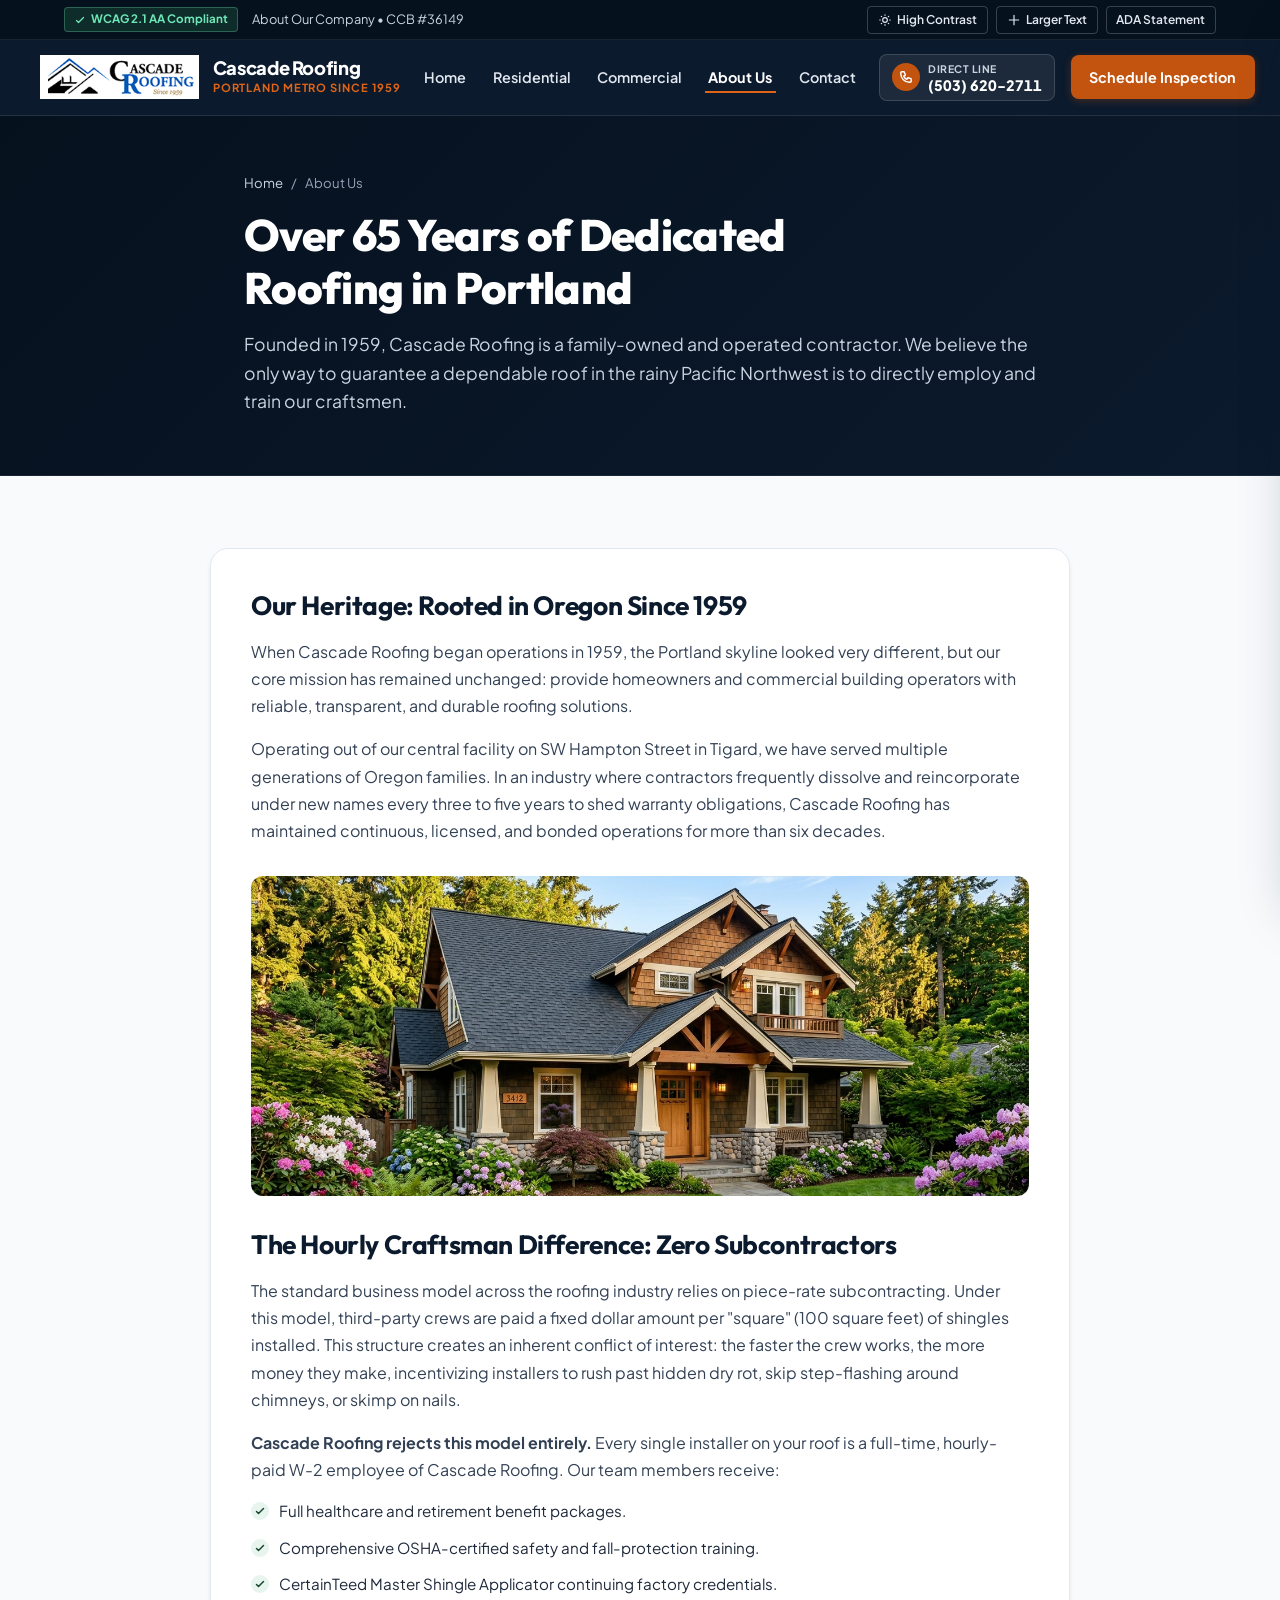
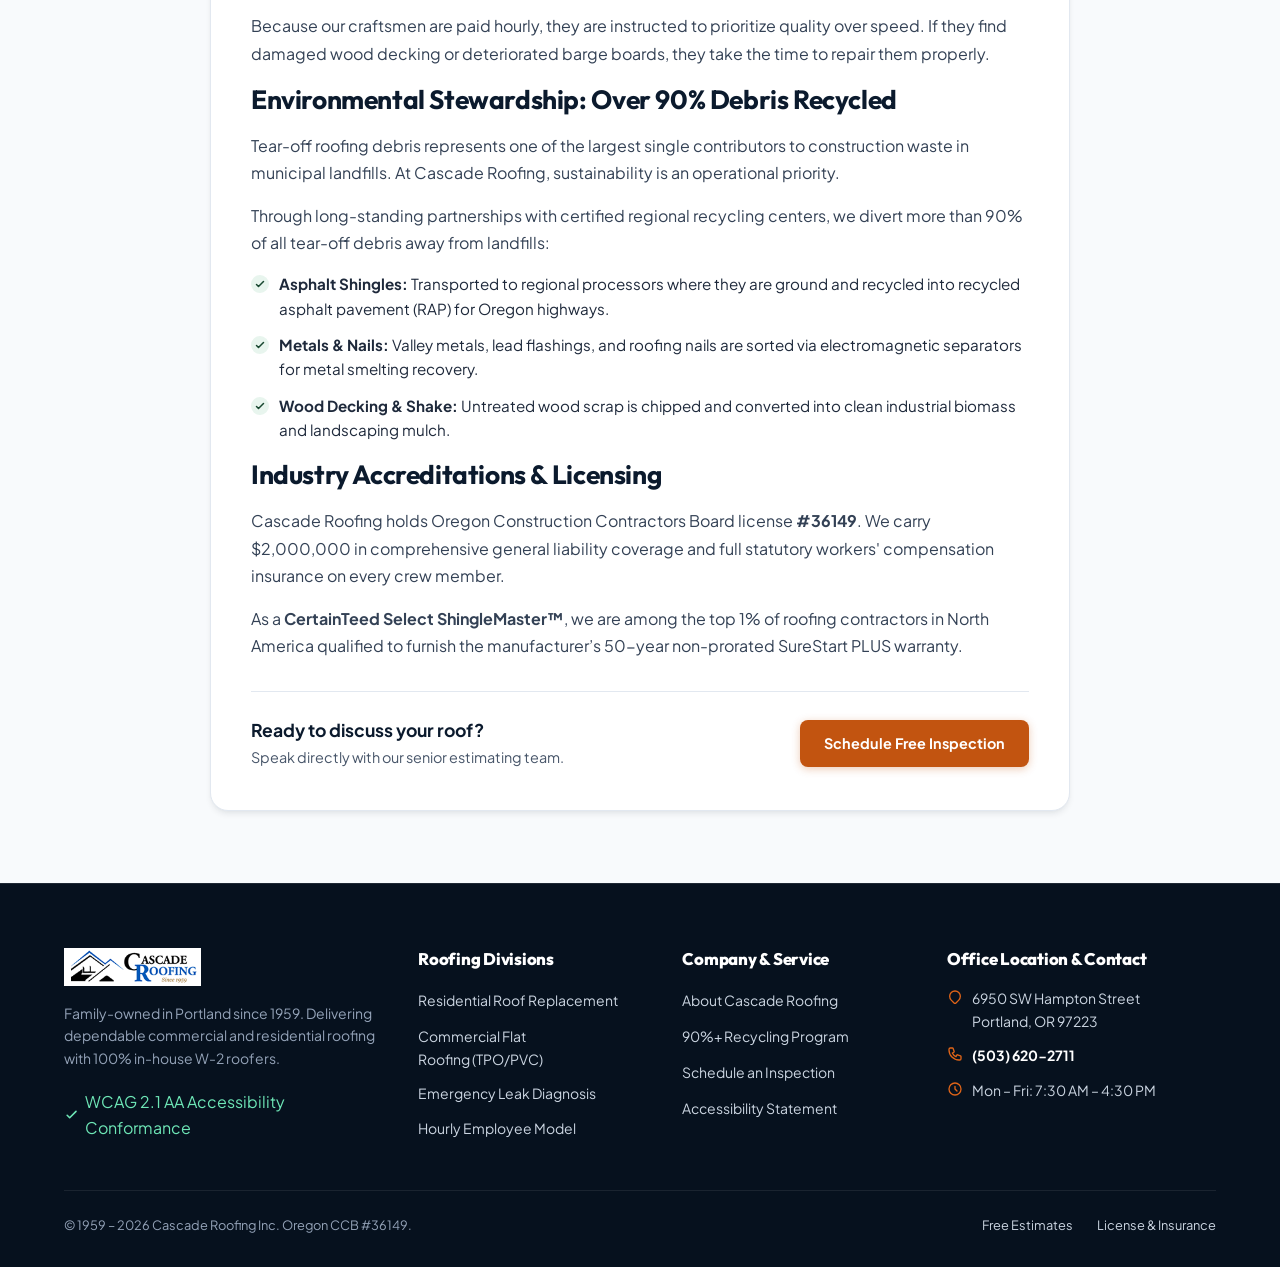
<file: about.html>
<!DOCTYPE html>
<html lang="en">
<head>
  <meta charset="UTF-8">
  <meta name="viewport" content="width=device-width, initial-scale=1.0">
  <title>About Cascade Roofing Portland | Serving Oregon Since 1959</title>
  <meta name="description" content="Learn about Cascade Roofing's 65+ year history in Portland. Founded in 1959, we employ 100% hourly W-2 craftsmen, recycle 90%+ of tear-off debris, and hold CCB #36149.">
  <link rel="canonical" href="https://www.cascaderoofingportland.com/about/">

  <!-- Google Fonts: Outfit & Plus Jakarta Sans -->
  <link rel="preconnect" href="https://fonts.googleapis.com">
  <link rel="preconnect" href="https://fonts.gstatic.com" crossorigin>
  <link href="https://fonts.googleapis.com/css2?family=Outfit:wght@500;600;700;800;900&family=Plus+Jakarta+Sans:wght@400;500;600;700;800&display=swap" rel="stylesheet">

  <link rel="stylesheet" href="styles.css">
</head>
<body>

  <!-- Skip Links -->
  <a href="#main-content" class="skip-link">Skip to main content</a>

  <!-- Accessibility Toolbar -->
  <aside class="a11y-toolbar" aria-label="Accessibility settings">
    <div class="container a11y-toolbar-inner">
      <div class="a11y-left">
        <span class="a11y-status-badge">
          <svg aria-hidden="true" fill="none" stroke="currentColor" viewBox="0 0 24 24"><path stroke-linecap="round" stroke-linejoin="round" stroke-width="2.5" d="M5 13l4 4L19 7"></path></svg>
          WCAG 2.1 AA Compliant
        </span>
        <span>About Our Company &bull; CCB #36149</span>
      </div>
      <div class="a11y-controls">
        <button type="button" id="btn-toggle-contrast" class="a11y-btn" aria-pressed="false" aria-label="Toggle high contrast display mode">
          <svg aria-hidden="true" width="14" height="14" fill="none" stroke="currentColor" viewBox="0 0 24 24"><path stroke-linecap="round" stroke-linejoin="round" stroke-width="2" d="M12 3v1m0 16v1m9-9h-1M4 12H3m15.364 6.364l-.707-.707M6.343 6.343l-.707-.707m12.728 0l-.707.707M6.343 17.657l-.707.707M16 12a4 4 0 11-8 0 4 4 0 018 0z"></path></svg>
          High Contrast
        </button>
        <button type="button" id="btn-toggle-text" class="a11y-btn" aria-pressed="false" aria-label="Toggle enlarged reading text size">
          <svg aria-hidden="true" width="14" height="14" fill="none" stroke="currentColor" viewBox="0 0 24 24"><path stroke-linecap="round" stroke-linejoin="round" stroke-width="2" d="M12 4v16m8-8H4"></path></svg>
          Larger Text
        </button>
        <button type="button" id="btn-a11y-statement" class="a11y-btn" aria-haspopup="dialog" aria-label="Open accessibility statement">
          ADA Statement
        </button>
      </div>
    </div>
  </aside>

  <!-- Site Header -->
  <header class="site-header" role="banner">
    <div class="container header-inner">
      <a href="index.html" class="brand-logo-wrap" aria-label="Cascade Roofing Portland - Return to Homepage">
        <img src="assets/logo.png" alt="Cascade Roofing Portland Company Logo" class="brand-logo-img">
        <div class="brand-meta">
          <span class="brand-name">Cascade Roofing</span>
          <span class="brand-sub">Portland Metro Since 1959</span>
        </div>
      </a>

      <nav class="main-nav" aria-label="Primary navigation">
        <ul class="nav-list">
          <li><a href="index.html" class="nav-link">Home</a></li>
          <li><a href="residential.html" class="nav-link">Residential</a></li>
          <li><a href="commercial.html" class="nav-link">Commercial</a></li>
          <li><a href="about.html" class="nav-link active" aria-current="page">About Us</a></li>
          <li><a href="contact.html" class="nav-link">Contact</a></li>
        </ul>
      </nav>

      <div class="header-actions">
        <a href="tel:5036202711" class="header-phone-cta" aria-label="Call Cascade Roofing directly at 503-620-2711">
          <div class="phone-icon-wrap" aria-hidden="true">
            <svg fill="none" stroke="currentColor" viewBox="0 0 24 24"><path stroke-linecap="round" stroke-linejoin="round" stroke-width="2.5" d="M3 5a2 2 0 012-2h3.28a1 1 0 01.948.684l1.498 4.493a1 1 0 01-.502 1.21l-2.257 1.13a11.042 11.042 0 005.516 5.516l1.13-2.257a1 1 0 011.21-.502l4.493 1.498a1 1 0 01.684.949V19a2 2 0 01-2 2h-1C9.716 21 3 14.284 3 6V5z"></path></svg>
          </div>
          <div class="phone-text-wrap">
            <span class="phone-label">Direct Line</span>
            <span class="phone-number">(503) 620-2711</span>
          </div>
        </a>

        <a href="contact.html" class="btn-header-quote">Schedule Inspection</a>

        <button type="button" class="mobile-nav-toggle" aria-expanded="false" aria-controls="mobile-nav-drawer" aria-label="Open mobile menu">
          <svg aria-hidden="true" fill="none" stroke="currentColor" viewBox="0 0 24 24"><path stroke-linecap="round" stroke-linejoin="round" stroke-width="2" d="M4 6h16M4 12h16M4 18h16"></path></svg>
        </button>
      </div>
    </div>
  </header>

  <!-- Mobile Drawer -->
  <div id="mobile-drawer-overlay" class="mobile-drawer-overlay" aria-hidden="true"></div>
  <aside id="mobile-nav-drawer" class="mobile-drawer" role="dialog" aria-modal="true" aria-label="Mobile site navigation" aria-hidden="true">
    <div class="mobile-drawer-header">
      <div class="brand-meta">
        <span class="brand-name">Cascade Roofing</span>
        <span class="brand-sub">Since 1959</span>
      </div>
      <button type="button" id="mobile-drawer-close" class="mobile-drawer-close" aria-label="Close mobile navigation">
        <svg aria-hidden="true" width="20" height="20" fill="none" stroke="currentColor" viewBox="0 0 24 24"><path stroke-linecap="round" stroke-linejoin="round" stroke-width="2" d="M6 18L18 6M6 6l12 12"></path></svg>
      </button>
    </div>

    <nav aria-label="Mobile links">
      <ul class="mobile-drawer-links">
        <li><a href="index.html" class="mobile-drawer-link">Home</a></li>
        <li><a href="residential.html" class="mobile-drawer-link">Residential Roofing</a></li>
        <li><a href="commercial.html" class="mobile-drawer-link">Commercial Roofing</a></li>
        <li><a href="about.html" class="mobile-drawer-link active">About Cascade Roofing</a></li>
        <li><a href="contact.html" class="mobile-drawer-link">Contact &amp; Free Inspection</a></li>
      </ul>
    </nav>

    <div class="mobile-drawer-footer">
      <a href="tel:5036202711" class="btn-submit-quote" style="text-decoration: none;">
        <svg aria-hidden="true" width="18" height="18" fill="none" stroke="currentColor" viewBox="0 0 24 24"><path stroke-linecap="round" stroke-linejoin="round" stroke-width="2" d="M3 5a2 2 0 012-2h3.28a1 1 0 01.948.684l1.498 4.493a1 1 0 01-.502 1.21l-2.257 1.13a11.042 11.042 0 005.516 5.516l1.13-2.257a1 1 0 011.21-.502l4.493 1.498a1 1 0 01.684.949V19a2 2 0 01-2 2h-1C9.716 21 3 14.284 3 6V5z"></path></svg>
        <span>Call (503) 620-2711</span>
      </a>
    </div>
  </aside>

  <!-- Page Hero Banner -->
  <section class="page-hero" aria-labelledby="about-hero-title">
    <div class="container page-hero-inner">
      <nav class="page-hero-breadcrumb" aria-label="Breadcrumb">
        <a href="index.html">Home</a>
        <span aria-hidden="true">/</span>
        <span aria-current="page">About Us</span>
      </nav>
      <h1 id="about-hero-title" class="page-hero-title">Over 65 Years of Dedicated Roofing in Portland</h1>
      <p class="page-hero-desc">
        Founded in 1959, Cascade Roofing is a family-owned and operated contractor. We believe the only way to guarantee a dependable roof in the rainy Pacific Northwest is to directly employ and train our craftsmen.
      </p>
    </div>
  </section>

  <!-- MAIN CONTENT -->
  <main id="main-content" role="main" class="section">
    <div class="container">
      
      <div class="prose-block">
        
        <article class="prose-card">
          <h2>Our Heritage: Rooted in Oregon Since 1959</h2>
          <p>
            When Cascade Roofing began operations in 1959, the Portland skyline looked very different, but our core mission has remained unchanged: provide homeowners and commercial building operators with reliable, transparent, and durable roofing solutions.
          </p>
          <p>
            Operating out of our central facility on SW Hampton Street in Tigard, we have served multiple generations of Oregon families. In an industry where contractors frequently dissolve and reincorporate under new names every three to five years to shed warranty obligations, Cascade Roofing has maintained continuous, licensed, and bonded operations for more than six decades.
          </p>

          <div style="margin: 2rem 0; border-radius: var(--radius-lg); overflow: hidden;">
            <img src="assets/hero-craftsman.jpg" alt="A classic Portland craftsman home with a CertainTeed architectural roof installed by Cascade Roofing" style="width: 100%; height: 320px; object-fit: cover;">
          </div>

          <h2>The Hourly Craftsman Difference: Zero Subcontractors</h2>
          <p>
            The standard business model across the roofing industry relies on piece-rate subcontracting. Under this model, third-party crews are paid a fixed dollar amount per "square" (100 square feet) of shingles installed. This structure creates an inherent conflict of interest: the faster the crew works, the more money they make, incentivizing installers to rush past hidden dry rot, skip step-flashing around chimneys, or skimp on nails.
          </p>
          <p>
            <strong>Cascade Roofing rejects this model entirely.</strong> Every single installer on your roof is a full-time, hourly-paid W-2 employee of Cascade Roofing. Our team members receive:
          </p>
          <ul class="spec-list">
            <li class="spec-item">
              <span class="spec-check" aria-hidden="true"><svg fill="none" stroke="currentColor" viewBox="0 0 24 24"><path stroke-linecap="round" stroke-linejoin="round" stroke-width="3" d="M5 13l4 4L19 7"></path></svg></span>
              <span>Full healthcare and retirement benefit packages.</span>
            </li>
            <li class="spec-item">
              <span class="spec-check" aria-hidden="true"><svg fill="none" stroke="currentColor" viewBox="0 0 24 24"><path stroke-linecap="round" stroke-linejoin="round" stroke-width="3" d="M5 13l4 4L19 7"></path></svg></span>
              <span>Comprehensive OSHA-certified safety and fall-protection training.</span>
            </li>
            <li class="spec-item">
              <span class="spec-check" aria-hidden="true"><svg fill="none" stroke="currentColor" viewBox="0 0 24 24"><path stroke-linecap="round" stroke-linejoin="round" stroke-width="3" d="M5 13l4 4L19 7"></path></svg></span>
              <span>CertainTeed Master Shingle Applicator continuing factory credentials.</span>
            </li>
          </ul>
          <p>
            Because our craftsmen are paid hourly, they are instructed to prioritize quality over speed. If they find damaged wood decking or deteriorated barge boards, they take the time to repair them properly.
          </p>

          <h2 id="recycling">Environmental Stewardship: Over 90% Debris Recycled</h2>
          <p>
            Tear-off roofing debris represents one of the largest single contributors to construction waste in municipal landfills. At Cascade Roofing, sustainability is an operational priority.
          </p>
          <p>
            Through long-standing partnerships with certified regional recycling centers, we divert more than 90% of all tear-off debris away from landfills:
          </p>
          <ul class="spec-list">
            <li class="spec-item">
              <span class="spec-check" aria-hidden="true"><svg fill="none" stroke="currentColor" viewBox="0 0 24 24"><path stroke-linecap="round" stroke-linejoin="round" stroke-width="3" d="M5 13l4 4L19 7"></path></svg></span>
              <span><strong>Asphalt Shingles:</strong> Transported to regional processors where they are ground and recycled into recycled asphalt pavement (RAP) for Oregon highways.</span>
            </li>
            <li class="spec-item">
              <span class="spec-check" aria-hidden="true"><svg fill="none" stroke="currentColor" viewBox="0 0 24 24"><path stroke-linecap="round" stroke-linejoin="round" stroke-width="3" d="M5 13l4 4L19 7"></path></svg></span>
              <span><strong>Metals &amp; Nails:</strong> Valley metals, lead flashings, and roofing nails are sorted via electromagnetic separators for metal smelting recovery.</span>
            </li>
            <li class="spec-item">
              <span class="spec-check" aria-hidden="true"><svg fill="none" stroke="currentColor" viewBox="0 0 24 24"><path stroke-linecap="round" stroke-linejoin="round" stroke-width="3" d="M5 13l4 4L19 7"></path></svg></span>
              <span><strong>Wood Decking &amp; Shake:</strong> Untreated wood scrap is chipped and converted into clean industrial biomass and landscaping mulch.</span>
            </li>
          </ul>

          <h2>Industry Accreditations &amp; Licensing</h2>
          <p>
            Cascade Roofing holds Oregon Construction Contractors Board license <strong>#36149</strong>. We carry $2,000,000 in comprehensive general liability coverage and full statutory workers' compensation insurance on every crew member.
          </p>
          <p>
            As a <strong>CertainTeed Select ShingleMaster™</strong>, we are among the top 1% of roofing contractors in North America qualified to furnish the manufacturer’s 50-year non-prorated SureStart PLUS warranty.
          </p>

          <div style="margin-top: 2rem; padding-top: 1.5rem; border-top: 1px solid var(--slate-200); display: flex; justify-content: space-between; align-items: center; flex-wrap: wrap; gap: 1rem;">
            <div>
              <strong style="color: var(--navy-900); font-size: 1.1rem; display: block;">Ready to discuss your roof?</strong>
              <span style="font-size: 0.9rem; color: var(--slate-600);">Speak directly with our senior estimating team.</span>
            </div>
            <a href="contact.html" class="btn-header-quote" style="padding: 0.75rem 1.5rem;">Schedule Free Inspection</a>
          </div>
        </article>

      </div>

    </div>
  </main>

  <!-- Site Footer -->
  <footer class="site-footer" role="contentinfo">
    <div class="container">
      <div class="footer-grid">
        <div class="footer-col">
          <div style="margin-bottom: 1rem;">
            <img src="assets/logo.png" alt="Cascade Roofing Portland Company Logo" style="height: 38px; width: auto;">
          </div>
          <p>
            Family-owned in Portland since 1959. Delivering dependable commercial and residential roofing with 100% in-house W-2 roofers.
          </p>
          <div style="margin-top: 1.25rem;">
            <div class="footer-a11y-badge">
              <svg aria-hidden="true" width="16" height="16" fill="none" stroke="currentColor" viewBox="0 0 24 24"><path stroke-linecap="round" stroke-linejoin="round" stroke-width="2.5" d="M5 13l4 4L19 7"></path></svg>
              <span>WCAG 2.1 AA Accessibility Conformance</span>
            </div>
          </div>
        </div>

        <div class="footer-col">
          <h4>Roofing Divisions</h4>
          <ul class="footer-links">
            <li><a href="residential.html">Residential Roof Replacement</a></li>
            <li><a href="commercial.html">Commercial Flat Roofing (TPO/PVC)</a></li>
            <li><a href="contact.html">Emergency Leak Diagnosis</a></li>
            <li><a href="about.html">Hourly Employee Model</a></li>
          </ul>
        </div>

        <div class="footer-col">
          <h4>Company &amp; Service</h4>
          <ul class="footer-links">
            <li><a href="about.html">About Cascade Roofing</a></li>
            <li><a href="about.html#recycling">90%+ Recycling Program</a></li>
            <li><a href="contact.html">Schedule an Inspection</a></li>
            <li><a href="#a11y-modal" id="footer-a11y-link">Accessibility Statement</a></li>
          </ul>
        </div>

        <div class="footer-col">
          <h4>Office Location &amp; Contact</h4>
          <ul class="footer-contact-info">
            <li class="footer-contact-item">
              <svg aria-hidden="true" fill="none" stroke="currentColor" viewBox="0 0 24 24"><path stroke-linecap="round" stroke-linejoin="round" stroke-width="2" d="M17.657 16.657L13.414 20.9a1.998 1.998 0 01-2.827 0l-4.244-4.243a8 8 0 1111.314 0z"></path></svg>
              <span>6950 SW Hampton Street<br>Portland, OR 97223</span>
            </li>
            <li class="footer-contact-item">
              <svg aria-hidden="true" fill="none" stroke="currentColor" viewBox="0 0 24 24"><path stroke-linecap="round" stroke-linejoin="round" stroke-width="2" d="M3 5a2 2 0 012-2h3.28a1 1 0 01.948.684l1.498 4.493a1 1 0 01-.502 1.21l-2.257 1.13a11.042 11.042 0 005.516 5.516l1.13-2.257a1 1 0 011.21-.502l4.493 1.498a1 1 0 01.684.949V19a2 2 0 01-2 2h-1C9.716 21 3 14.284 3 6V5z"></path></svg>
              <a href="tel:5036202711" style="color: var(--white); font-weight: 700; text-decoration: none;">(503) 620-2711</a>
            </li>
            <li class="footer-contact-item">
              <svg aria-hidden="true" fill="none" stroke="currentColor" viewBox="0 0 24 24"><path stroke-linecap="round" stroke-linejoin="round" stroke-width="2" d="M12 8v4l3 3m6-3a9 9 0 11-18 0 9 9 0 0118 0z"></path></svg>
              <span>Mon &ndash; Fri: 7:30 AM &ndash; 4:30 PM</span>
            </li>
          </ul>
        </div>
      </div>

      <div class="footer-bottom-bar">
        <div>&copy; 1959 &ndash; 2026 Cascade Roofing Inc. Oregon CCB #36149.</div>
        <div style="display: flex; gap: 1.5rem;">
          <a href="contact.html" style="color: var(--slate-300); text-decoration: none;">Free Estimates</a>
          <a href="about.html" style="color: var(--slate-300); text-decoration: none;">License &amp; Insurance</a>
        </div>
      </div>
    </div>
  </footer>

  <!-- Accessibility Statement Modal -->
  <div id="a11y-modal" class="modal-overlay" role="dialog" aria-modal="true" aria-labelledby="modal-title" aria-hidden="true">
    <div class="modal-card">
      <div class="modal-header">
        <h3 id="modal-title" class="modal-title">ADA &amp; Digital Accessibility Commitment</h3>
        <button type="button" id="modal-close-btn" class="modal-close-btn" aria-label="Close accessibility statement modal">
          <svg aria-hidden="true" width="18" height="18" fill="none" stroke="currentColor" viewBox="0 0 24 24"><path stroke-linecap="round" stroke-linejoin="round" stroke-width="2" d="M6 18L18 6M6 6l12 12"></path></svg>
        </button>
      </div>
      <div style="font-size: 0.95rem; line-height: 1.65; color: var(--slate-700); display: flex; flex-direction: column; gap: 1rem;">
        <p>
          Cascade Roofing Portland adheres to WCAG 2.1 Level AA conformance standards across our web properties.
        </p>
        <p>
          Need assistance? Call our office at <a href="tel:5036202711" style="color: var(--accent-500); font-weight: 700;">(503) 620-2711</a>.
        </p>
      </div>
    </div>
  </div>

  <div id="a11y-live-announcer" class="sr-only" aria-live="polite" aria-atomic="true"></div>

  <script src="app.js"></script>
</body>
</html>
</file>
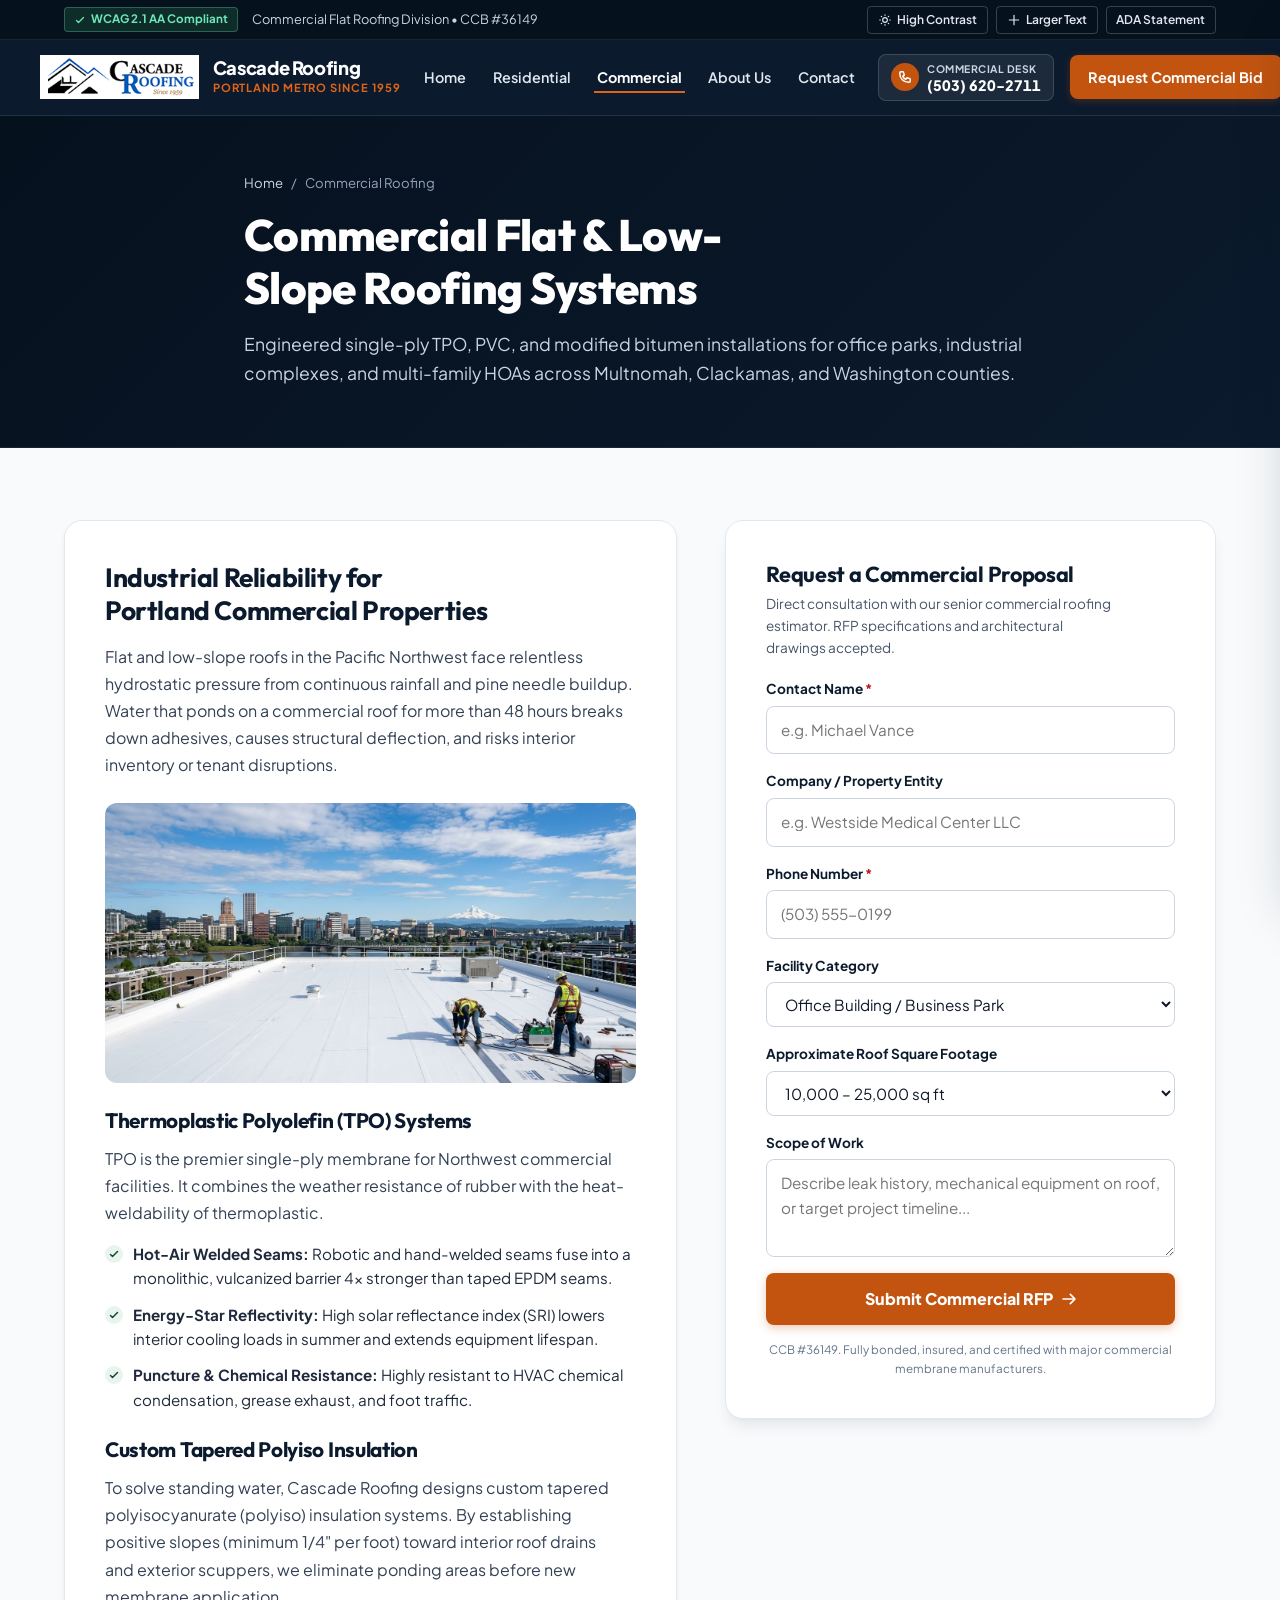
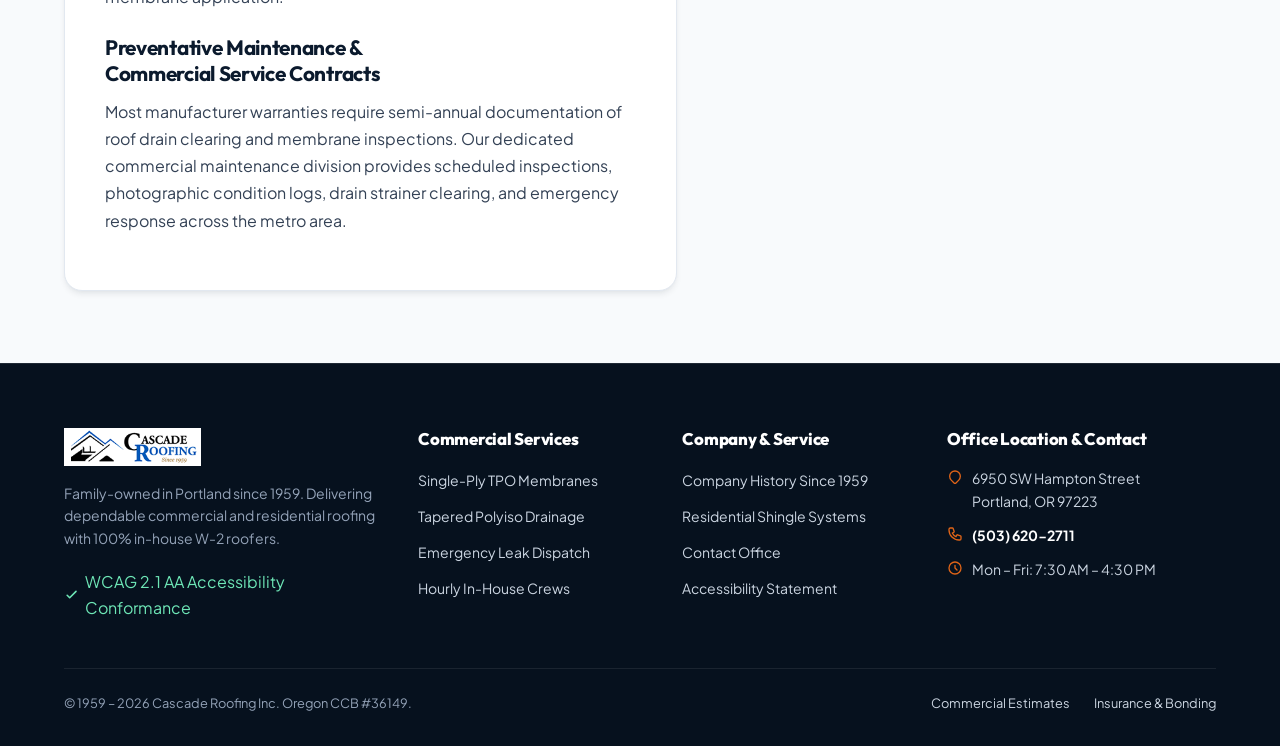
<file: commercial.html>
<!DOCTYPE html>
<html lang="en">
<head>
  <meta charset="UTF-8">
  <meta name="viewport" content="width=device-width, initial-scale=1.0">
  <title>Commercial Roofing Portland | TPO &amp; PVC Flat Roof Specialists | Cascade Roofing</title>
  <meta name="description" content="Portland commercial roofing contractors since 1959. Heat-welded TPO & PVC membranes, tapered insulation systems, and preventative maintenance for businesses & HOAs.">
  <link rel="canonical" href="https://www.cascaderoofingportland.com/commercial/">

  <!-- Google Fonts: Outfit & Plus Jakarta Sans -->
  <link rel="preconnect" href="https://fonts.googleapis.com">
  <link rel="preconnect" href="https://fonts.gstatic.com" crossorigin>
  <link href="https://fonts.googleapis.com/css2?family=Outfit:wght@500;600;700;800;900&family=Plus+Jakarta+Sans:wght@400;500;600;700;800&display=swap" rel="stylesheet">

  <link rel="stylesheet" href="styles.css">
</head>
<body>

  <!-- Skip Links -->
  <a href="#main-content" class="skip-link">Skip to main content</a>
  <a href="#commercial-form" class="skip-link">Skip to commercial bid request form</a>

  <!-- Accessibility Toolbar -->
  <aside class="a11y-toolbar" aria-label="Accessibility settings">
    <div class="container a11y-toolbar-inner">
      <div class="a11y-left">
        <span class="a11y-status-badge">
          <svg aria-hidden="true" fill="none" stroke="currentColor" viewBox="0 0 24 24"><path stroke-linecap="round" stroke-linejoin="round" stroke-width="2.5" d="M5 13l4 4L19 7"></path></svg>
          WCAG 2.1 AA Compliant
        </span>
        <span>Commercial Flat Roofing Division &bull; CCB #36149</span>
      </div>
      <div class="a11y-controls">
        <button type="button" id="btn-toggle-contrast" class="a11y-btn" aria-pressed="false" aria-label="Toggle high contrast display mode">
          <svg aria-hidden="true" width="14" height="14" fill="none" stroke="currentColor" viewBox="0 0 24 24"><path stroke-linecap="round" stroke-linejoin="round" stroke-width="2" d="M12 3v1m0 16v1m9-9h-1M4 12H3m15.364 6.364l-.707-.707M6.343 6.343l-.707-.707m12.728 0l-.707.707M6.343 17.657l-.707.707M16 12a4 4 0 11-8 0 4 4 0 018 0z"></path></svg>
          High Contrast
        </button>
        <button type="button" id="btn-toggle-text" class="a11y-btn" aria-pressed="false" aria-label="Toggle enlarged reading text size">
          <svg aria-hidden="true" width="14" height="14" fill="none" stroke="currentColor" viewBox="0 0 24 24"><path stroke-linecap="round" stroke-linejoin="round" stroke-width="2" d="M12 4v16m8-8H4"></path></svg>
          Larger Text
        </button>
        <button type="button" id="btn-a11y-statement" class="a11y-btn" aria-haspopup="dialog" aria-label="Open accessibility statement">
          ADA Statement
        </button>
      </div>
    </div>
  </aside>

  <!-- Site Header -->
  <header class="site-header" role="banner">
    <div class="container header-inner">
      <a href="index.html" class="brand-logo-wrap" aria-label="Cascade Roofing Portland - Return to Homepage">
        <img src="assets/logo.png" alt="Cascade Roofing Portland Company Logo" class="brand-logo-img">
        <div class="brand-meta">
          <span class="brand-name">Cascade Roofing</span>
          <span class="brand-sub">Portland Metro Since 1959</span>
        </div>
      </a>

      <nav class="main-nav" aria-label="Primary navigation">
        <ul class="nav-list">
          <li><a href="index.html" class="nav-link">Home</a></li>
          <li><a href="residential.html" class="nav-link">Residential</a></li>
          <li><a href="commercial.html" class="nav-link active" aria-current="page">Commercial</a></li>
          <li><a href="about.html" class="nav-link">About Us</a></li>
          <li><a href="contact.html" class="nav-link">Contact</a></li>
        </ul>
      </nav>

      <div class="header-actions">
        <a href="tel:5036202711" class="header-phone-cta" aria-label="Call Cascade Roofing directly at 503-620-2711">
          <div class="phone-icon-wrap" aria-hidden="true">
            <svg fill="none" stroke="currentColor" viewBox="0 0 24 24"><path stroke-linecap="round" stroke-linejoin="round" stroke-width="2.5" d="M3 5a2 2 0 012-2h3.28a1 1 0 01.948.684l1.498 4.493a1 1 0 01-.502 1.21l-2.257 1.13a11.042 11.042 0 005.516 5.516l1.13-2.257a1 1 0 011.21-.502l4.493 1.498a1 1 0 01.684.949V19a2 2 0 01-2 2h-1C9.716 21 3 14.284 3 6V5z"></path></svg>
          </div>
          <div class="phone-text-wrap">
            <span class="phone-label">Commercial Desk</span>
            <span class="phone-number">(503) 620-2711</span>
          </div>
        </a>

        <a href="#commercial-form" class="btn-header-quote">Request Commercial Bid</a>

        <button type="button" class="mobile-nav-toggle" aria-expanded="false" aria-controls="mobile-nav-drawer" aria-label="Open mobile menu">
          <svg aria-hidden="true" fill="none" stroke="currentColor" viewBox="0 0 24 24"><path stroke-linecap="round" stroke-linejoin="round" stroke-width="2" d="M4 6h16M4 12h16M4 18h16"></path></svg>
        </button>
      </div>
    </div>
  </header>

  <!-- Mobile Drawer -->
  <div id="mobile-drawer-overlay" class="mobile-drawer-overlay" aria-hidden="true"></div>
  <aside id="mobile-nav-drawer" class="mobile-drawer" role="dialog" aria-modal="true" aria-label="Mobile site navigation" aria-hidden="true">
    <div class="mobile-drawer-header">
      <div class="brand-meta">
        <span class="brand-name">Cascade Roofing</span>
        <span class="brand-sub">Since 1959</span>
      </div>
      <button type="button" id="mobile-drawer-close" class="mobile-drawer-close" aria-label="Close mobile navigation">
        <svg aria-hidden="true" width="20" height="20" fill="none" stroke="currentColor" viewBox="0 0 24 24"><path stroke-linecap="round" stroke-linejoin="round" stroke-width="2" d="M6 18L18 6M6 6l12 12"></path></svg>
      </button>
    </div>

    <nav aria-label="Mobile links">
      <ul class="mobile-drawer-links">
        <li><a href="index.html" class="mobile-drawer-link">Home</a></li>
        <li><a href="residential.html" class="mobile-drawer-link">Residential Roofing</a></li>
        <li><a href="commercial.html" class="mobile-drawer-link active">Commercial Roofing</a></li>
        <li><a href="about.html" class="mobile-drawer-link">About Cascade Roofing</a></li>
        <li><a href="contact.html" class="mobile-drawer-link">Contact &amp; Free Inspection</a></li>
      </ul>
    </nav>

    <div class="mobile-drawer-footer">
      <a href="tel:5036202711" class="btn-submit-quote" style="text-decoration: none;">
        <svg aria-hidden="true" width="18" height="18" fill="none" stroke="currentColor" viewBox="0 0 24 24"><path stroke-linecap="round" stroke-linejoin="round" stroke-width="2" d="M3 5a2 2 0 012-2h3.28a1 1 0 01.948.684l1.498 4.493a1 1 0 01-.502 1.21l-2.257 1.13a11.042 11.042 0 005.516 5.516l1.13-2.257a1 1 0 011.21-.502l4.493 1.498a1 1 0 01.684.949V19a2 2 0 01-2 2h-1C9.716 21 3 14.284 3 6V5z"></path></svg>
        <span>Call (503) 620-2711</span>
      </a>
    </div>
  </aside>

  <!-- Sub-Page Hero Banner -->
  <section class="page-hero" aria-labelledby="comm-hero-title">
    <div class="container page-hero-inner">
      <nav class="page-hero-breadcrumb" aria-label="Breadcrumb">
        <a href="index.html">Home</a>
        <span aria-hidden="true">/</span>
        <span aria-current="page">Commercial Roofing</span>
      </nav>
      <h1 id="comm-hero-title" class="page-hero-title">Commercial Flat &amp; Low-Slope Roofing Systems</h1>
      <p class="page-hero-desc">
        Engineered single-ply TPO, PVC, and modified bitumen installations for office parks, industrial complexes, and multi-family HOAs across Multnomah, Clackamas, and Washington counties.
      </p>
    </div>
  </section>

  <!-- MAIN CONTENT -->
  <main id="main-content" role="main" class="section">
    <div class="container">
      
      <div class="contact-layout-grid">
        
        <!-- Left: Technical Depth & Process -->
        <div class="prose-block" style="margin: 0; max-width: 100%;">
          
          <article class="prose-card">
            <h2>Industrial Reliability for Portland Commercial Properties</h2>
            <p>
              Flat and low-slope roofs in the Pacific Northwest face relentless hydrostatic pressure from continuous rainfall and pine needle buildup. Water that ponds on a commercial roof for more than 48 hours breaks down adhesives, causes structural deflection, and risks interior inventory or tenant disruptions.
            </p>

            <div style="margin: 1.5rem 0; border-radius: var(--radius-lg); overflow: hidden;">
              <img src="assets/commercial-skyline.jpg" alt="Commercial flat TPO membrane installation in Portland overlooking the skyline" style="width: 100%; height: 280px; object-fit: cover;">
            </div>

            <h3>Thermoplastic Polyolefin (TPO) Systems</h3>
            <p>
              TPO is the premier single-ply membrane for Northwest commercial facilities. It combines the weather resistance of rubber with the heat-weldability of thermoplastic.
            </p>
            <ul class="spec-list">
              <li class="spec-item">
                <span class="spec-check" aria-hidden="true"><svg fill="none" stroke="currentColor" viewBox="0 0 24 24"><path stroke-linecap="round" stroke-linejoin="round" stroke-width="3" d="M5 13l4 4L19 7"></path></svg></span>
                <span><strong>Hot-Air Welded Seams:</strong> Robotic and hand-welded seams fuse into a monolithic, vulcanized barrier 4x stronger than taped EPDM seams.</span>
              </li>
              <li class="spec-item">
                <span class="spec-check" aria-hidden="true"><svg fill="none" stroke="currentColor" viewBox="0 0 24 24"><path stroke-linecap="round" stroke-linejoin="round" stroke-width="3" d="M5 13l4 4L19 7"></path></svg></span>
                <span><strong>Energy-Star Reflectivity:</strong> High solar reflectance index (SRI) lowers interior cooling loads in summer and extends equipment lifespan.</span>
              </li>
              <li class="spec-item">
                <span class="spec-check" aria-hidden="true"><svg fill="none" stroke="currentColor" viewBox="0 0 24 24"><path stroke-linecap="round" stroke-linejoin="round" stroke-width="3" d="M5 13l4 4L19 7"></path></svg></span>
                <span><strong>Puncture &amp; Chemical Resistance:</strong> Highly resistant to HVAC chemical condensation, grease exhaust, and foot traffic.</span>
              </li>
            </ul>

            <h3>Custom Tapered Polyiso Insulation</h3>
            <p>
              To solve standing water, Cascade Roofing designs custom tapered polyisocyanurate (polyiso) insulation systems. By establishing positive slopes (minimum 1/4" per foot) toward interior roof drains and exterior scuppers, we eliminate ponding areas before new membrane application.
            </p>

            <h3>Preventative Maintenance &amp; Commercial Service Contracts</h3>
            <p>
              Most manufacturer warranties require semi-annual documentation of roof drain clearing and membrane inspections. Our dedicated commercial maintenance division provides scheduled inspections, photographic condition logs, drain strainer clearing, and emergency response across the metro area.
            </p>
          </article>

        </div>

        <!-- Right: Commercial Bid Request -->
        <aside class="contact-card" id="commercial-form" aria-labelledby="form-heading">
          <h2 id="form-heading" style="font-size: 1.35rem; margin-bottom: 0.35rem; color: var(--navy-900);">
            Request a Commercial Proposal
          </h2>
          <p style="font-size: 0.85rem; color: var(--slate-600); margin-bottom: 1.25rem;">
            Direct consultation with our senior commercial roofing estimator. RFP specifications and architectural drawings accepted.
          </p>

          <form class="quote-form" novalidate>
            <div class="form-group">
              <label for="comm-name" class="form-label">
                Contact Name <span class="required-indicator" aria-hidden="true">*</span>
              </label>
              <input type="text" id="comm-name" name="name" class="form-input" placeholder="e.g. Michael Vance" required aria-required="true" autocomplete="name">
            </div>

            <div class="form-group">
              <label for="comm-company" class="form-label">Company / Property Entity</label>
              <input type="text" id="comm-company" name="company" class="form-input" placeholder="e.g. Westside Medical Center LLC" autocomplete="organization">
            </div>

            <div class="form-group">
              <label for="comm-phone" class="form-label">
                Phone Number <span class="required-indicator" aria-hidden="true">*</span>
              </label>
              <input type="tel" id="comm-phone" name="phone" class="form-input" placeholder="(503) 555-0199" required aria-required="true" autocomplete="tel">
            </div>

            <div class="form-group">
              <label for="comm-building-type" class="form-label">Facility Category</label>
              <select id="comm-building-type" name="building_type" class="form-select">
                <option value="office">Office Building / Business Park</option>
                <option value="industrial">Warehouse / Industrial Facility</option>
                <option value="hoa">HOA / Multi-Family Complex</option>
                <option value="retail">Retail / Strip Center</option>
                <option value="institution">Church / School / Institutional</option>
              </select>
            </div>

            <div class="form-group">
              <label for="comm-sqft" class="form-label">Approximate Roof Square Footage</label>
              <select id="comm-sqft" name="square_footage" class="form-select">
                <option value="under10k">Under 10,000 sq ft</option>
                <option value="10k-25k" selected>10,000 &ndash; 25,000 sq ft</option>
                <option value="25k-50k">25,000 &ndash; 50,000 sq ft</option>
                <option value="over50k">50,000+ sq ft</option>
              </select>
            </div>

            <div class="form-group">
              <label for="comm-scope" class="form-label">Scope of Work</label>
              <textarea id="comm-scope" name="scope" class="form-textarea" rows="3" placeholder="Describe leak history, mechanical equipment on roof, or target project timeline..."></textarea>
            </div>

            <div class="form-alert" role="status" aria-live="polite"></div>

            <button type="submit" class="btn-submit-quote">
              <span>Submit Commercial RFP</span>
              <svg aria-hidden="true" width="16" height="16" fill="none" stroke="currentColor" viewBox="0 0 24 24"><path stroke-linecap="round" stroke-linejoin="round" stroke-width="2.5" d="M14 5l7 7m0 0l-7 7m7-7H3"></path></svg>
            </button>

            <p class="quote-privacy-note">
              CCB #36149. Fully bonded, insured, and certified with major commercial membrane manufacturers.
            </p>
          </form>
        </aside>

      </div>

    </div>
  </main>

  <!-- Site Footer -->
  <footer class="site-footer" role="contentinfo">
    <div class="container">
      <div class="footer-grid">
        <div class="footer-col">
          <div style="margin-bottom: 1rem;">
            <img src="assets/logo.png" alt="Cascade Roofing Portland Company Logo" style="height: 38px; width: auto;">
          </div>
          <p>
            Family-owned in Portland since 1959. Delivering dependable commercial and residential roofing with 100% in-house W-2 roofers.
          </p>
          <div style="margin-top: 1.25rem;">
            <div class="footer-a11y-badge">
              <svg aria-hidden="true" width="16" height="16" fill="none" stroke="currentColor" viewBox="0 0 24 24"><path stroke-linecap="round" stroke-linejoin="round" stroke-width="2.5" d="M5 13l4 4L19 7"></path></svg>
              <span>WCAG 2.1 AA Accessibility Conformance</span>
            </div>
          </div>
        </div>

        <div class="footer-col">
          <h4>Commercial Services</h4>
          <ul class="footer-links">
            <li><a href="commercial.html">Single-Ply TPO Membranes</a></li>
            <li><a href="commercial.html">Tapered Polyiso Drainage</a></li>
            <li><a href="contact.html">Emergency Leak Dispatch</a></li>
            <li><a href="about.html">Hourly In-House Crews</a></li>
          </ul>
        </div>

        <div class="footer-col">
          <h4>Company &amp; Service</h4>
          <ul class="footer-links">
            <li><a href="about.html">Company History Since 1959</a></li>
            <li><a href="residential.html">Residential Shingle Systems</a></li>
            <li><a href="contact.html">Contact Office</a></li>
            <li><a href="#a11y-modal" id="footer-a11y-link">Accessibility Statement</a></li>
          </ul>
        </div>

        <div class="footer-col">
          <h4>Office Location &amp; Contact</h4>
          <ul class="footer-contact-info">
            <li class="footer-contact-item">
              <svg aria-hidden="true" fill="none" stroke="currentColor" viewBox="0 0 24 24"><path stroke-linecap="round" stroke-linejoin="round" stroke-width="2" d="M17.657 16.657L13.414 20.9a1.998 1.998 0 01-2.827 0l-4.244-4.243a8 8 0 1111.314 0z"></path></svg>
              <span>6950 SW Hampton Street<br>Portland, OR 97223</span>
            </li>
            <li class="footer-contact-item">
              <svg aria-hidden="true" fill="none" stroke="currentColor" viewBox="0 0 24 24"><path stroke-linecap="round" stroke-linejoin="round" stroke-width="2" d="M3 5a2 2 0 012-2h3.28a1 1 0 01.948.684l1.498 4.493a1 1 0 01-.502 1.21l-2.257 1.13a11.042 11.042 0 005.516 5.516l1.13-2.257a1 1 0 011.21-.502l4.493 1.498a1 1 0 01.684.949V19a2 2 0 01-2 2h-1C9.716 21 3 14.284 3 6V5z"></path></svg>
              <a href="tel:5036202711" style="color: var(--white); font-weight: 700; text-decoration: none;">(503) 620-2711</a>
            </li>
            <li class="footer-contact-item">
              <svg aria-hidden="true" fill="none" stroke="currentColor" viewBox="0 0 24 24"><path stroke-linecap="round" stroke-linejoin="round" stroke-width="2" d="M12 8v4l3 3m6-3a9 9 0 11-18 0 9 9 0 0118 0z"></path></svg>
              <span>Mon &ndash; Fri: 7:30 AM &ndash; 4:30 PM</span>
            </li>
          </ul>
        </div>
      </div>

      <div class="footer-bottom-bar">
        <div>&copy; 1959 &ndash; 2026 Cascade Roofing Inc. Oregon CCB #36149.</div>
        <div style="display: flex; gap: 1.5rem;">
          <a href="contact.html" style="color: var(--slate-300); text-decoration: none;">Commercial Estimates</a>
          <a href="about.html" style="color: var(--slate-300); text-decoration: none;">Insurance &amp; Bonding</a>
        </div>
      </div>
    </div>
  </footer>

  <!-- Accessibility Statement Modal -->
  <div id="a11y-modal" class="modal-overlay" role="dialog" aria-modal="true" aria-labelledby="modal-title" aria-hidden="true">
    <div class="modal-card">
      <div class="modal-header">
        <h3 id="modal-title" class="modal-title">ADA &amp; Digital Accessibility Commitment</h3>
        <button type="button" id="modal-close-btn" class="modal-close-btn" aria-label="Close accessibility statement modal">
          <svg aria-hidden="true" width="18" height="18" fill="none" stroke="currentColor" viewBox="0 0 24 24"><path stroke-linecap="round" stroke-linejoin="round" stroke-width="2" d="M6 18L18 6M6 6l12 12"></path></svg>
        </button>
      </div>
      <div style="font-size: 0.95rem; line-height: 1.65; color: var(--slate-700); display: flex; flex-direction: column; gap: 1rem;">
        <p>
          Cascade Roofing Portland adheres to WCAG 2.1 Level AA conformance standards across our web properties.
        </p>
        <p>
          Need assistance? Call our office at <a href="tel:5036202711" style="color: var(--accent-500); font-weight: 700;">(503) 620-2711</a>.
        </p>
      </div>
    </div>
  </div>

  <div id="a11y-live-announcer" class="sr-only" aria-live="polite" aria-atomic="true"></div>

  <script src="app.js"></script>
</body>
</html>
</file>
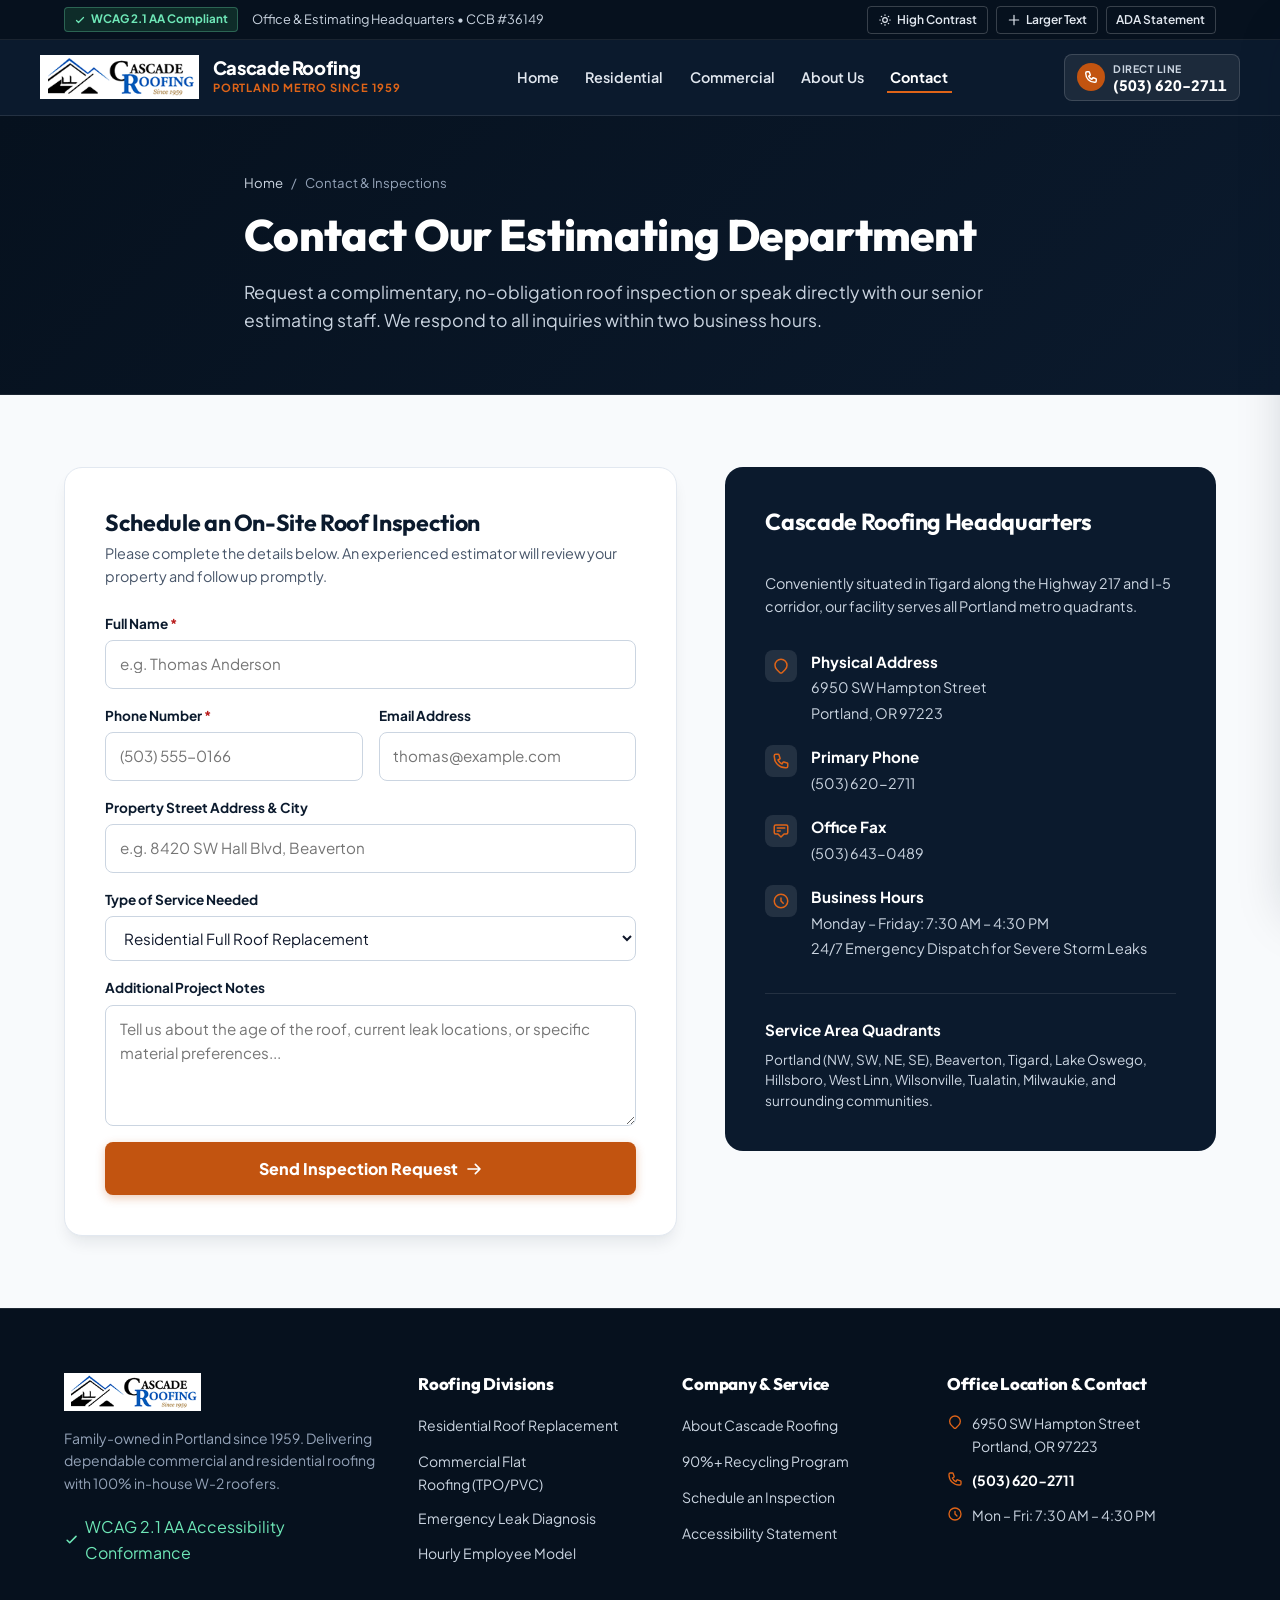
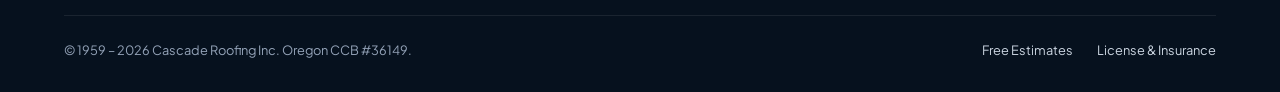
<file: contact.html>
<!DOCTYPE html>
<html lang="en">
<head>
  <meta charset="UTF-8">
  <meta name="viewport" content="width=device-width, initial-scale=1.0">
  <title>Contact Cascade Roofing Portland | Schedule a Free Inspection</title>
  <meta name="description" content="Contact Cascade Roofing Portland at (503) 620-2711 or visit our Tigard office at 6950 SW Hampton St. Schedule your free residential or commercial roof inspection today.">
  <link rel="canonical" href="https://www.cascaderoofingportland.com/contact/">

  <!-- Google Fonts: Outfit & Plus Jakarta Sans -->
  <link rel="preconnect" href="https://fonts.googleapis.com">
  <link rel="preconnect" href="https://fonts.gstatic.com" crossorigin>
  <link href="https://fonts.googleapis.com/css2?family=Outfit:wght@500;600;700;800;900&family=Plus+Jakarta+Sans:wght@400;500;600;700;800&display=swap" rel="stylesheet">

  <link rel="stylesheet" href="styles.css">
</head>
<body>

  <!-- Skip Links -->
  <a href="#main-content" class="skip-link">Skip to main content</a>
  <a href="#contact-intake-form" class="skip-link">Skip to inspection contact form</a>

  <!-- Accessibility Toolbar -->
  <aside class="a11y-toolbar" aria-label="Accessibility settings">
    <div class="container a11y-toolbar-inner">
      <div class="a11y-left">
        <span class="a11y-status-badge">
          <svg aria-hidden="true" fill="none" stroke="currentColor" viewBox="0 0 24 24"><path stroke-linecap="round" stroke-linejoin="round" stroke-width="2.5" d="M5 13l4 4L19 7"></path></svg>
          WCAG 2.1 AA Compliant
        </span>
        <span>Office &amp; Estimating Headquarters &bull; CCB #36149</span>
      </div>
      <div class="a11y-controls">
        <button type="button" id="btn-toggle-contrast" class="a11y-btn" aria-pressed="false" aria-label="Toggle high contrast display mode">
          <svg aria-hidden="true" width="14" height="14" fill="none" stroke="currentColor" viewBox="0 0 24 24"><path stroke-linecap="round" stroke-linejoin="round" stroke-width="2" d="M12 3v1m0 16v1m9-9h-1M4 12H3m15.364 6.364l-.707-.707M6.343 6.343l-.707-.707m12.728 0l-.707.707M6.343 17.657l-.707.707M16 12a4 4 0 11-8 0 4 4 0 018 0z"></path></svg>
          High Contrast
        </button>
        <button type="button" id="btn-toggle-text" class="a11y-btn" aria-pressed="false" aria-label="Toggle enlarged reading text size">
          <svg aria-hidden="true" width="14" height="14" fill="none" stroke="currentColor" viewBox="0 0 24 24"><path stroke-linecap="round" stroke-linejoin="round" stroke-width="2" d="M12 4v16m8-8H4"></path></svg>
          Larger Text
        </button>
        <button type="button" id="btn-a11y-statement" class="a11y-btn" aria-haspopup="dialog" aria-label="Open accessibility statement">
          ADA Statement
        </button>
      </div>
    </div>
  </aside>

  <!-- Site Header -->
  <header class="site-header" role="banner">
    <div class="container header-inner">
      <a href="index.html" class="brand-logo-wrap" aria-label="Cascade Roofing Portland - Return to Homepage">
        <img src="assets/logo.png" alt="Cascade Roofing Portland Company Logo" class="brand-logo-img">
        <div class="brand-meta">
          <span class="brand-name">Cascade Roofing</span>
          <span class="brand-sub">Portland Metro Since 1959</span>
        </div>
      </a>

      <nav class="main-nav" aria-label="Primary navigation">
        <ul class="nav-list">
          <li><a href="index.html" class="nav-link">Home</a></li>
          <li><a href="residential.html" class="nav-link">Residential</a></li>
          <li><a href="commercial.html" class="nav-link">Commercial</a></li>
          <li><a href="about.html" class="nav-link">About Us</a></li>
          <li><a href="contact.html" class="nav-link active" aria-current="page">Contact</a></li>
        </ul>
      </nav>

      <div class="header-actions">
        <a href="tel:5036202711" class="header-phone-cta" aria-label="Call Cascade Roofing directly at 503-620-2711">
          <div class="phone-icon-wrap" aria-hidden="true">
            <svg fill="none" stroke="currentColor" viewBox="0 0 24 24"><path stroke-linecap="round" stroke-linejoin="round" stroke-width="2.5" d="M3 5a2 2 0 012-2h3.28a1 1 0 01.948.684l1.498 4.493a1 1 0 01-.502 1.21l-2.257 1.13a11.042 11.042 0 005.516 5.516l1.13-2.257a1 1 0 011.21-.502l4.493 1.498a1 1 0 01.684.949V19a2 2 0 01-2 2h-1C9.716 21 3 14.284 3 6V5z"></path></svg>
          </div>
          <div class="phone-text-wrap">
            <span class="phone-label">Direct Line</span>
            <span class="phone-number">(503) 620-2711</span>
          </div>
        </a>

        <button type="button" class="mobile-nav-toggle" aria-expanded="false" aria-controls="mobile-nav-drawer" aria-label="Open mobile menu">
          <svg aria-hidden="true" fill="none" stroke="currentColor" viewBox="0 0 24 24"><path stroke-linecap="round" stroke-linejoin="round" stroke-width="2" d="M4 6h16M4 12h16M4 18h16"></path></svg>
        </button>
      </div>
    </div>
  </header>

  <!-- Mobile Drawer -->
  <div id="mobile-drawer-overlay" class="mobile-drawer-overlay" aria-hidden="true"></div>
  <aside id="mobile-nav-drawer" class="mobile-drawer" role="dialog" aria-modal="true" aria-label="Mobile site navigation" aria-hidden="true">
    <div class="mobile-drawer-header">
      <div class="brand-meta">
        <span class="brand-name">Cascade Roofing</span>
        <span class="brand-sub">Since 1959</span>
      </div>
      <button type="button" id="mobile-drawer-close" class="mobile-drawer-close" aria-label="Close mobile navigation">
        <svg aria-hidden="true" width="20" height="20" fill="none" stroke="currentColor" viewBox="0 0 24 24"><path stroke-linecap="round" stroke-linejoin="round" stroke-width="2" d="M6 18L18 6M6 6l12 12"></path></svg>
      </button>
    </div>

    <nav aria-label="Mobile links">
      <ul class="mobile-drawer-links">
        <li><a href="index.html" class="mobile-drawer-link">Home</a></li>
        <li><a href="residential.html" class="mobile-drawer-link">Residential Roofing</a></li>
        <li><a href="commercial.html" class="mobile-drawer-link">Commercial Roofing</a></li>
        <li><a href="about.html" class="mobile-drawer-link">About Cascade Roofing</a></li>
        <li><a href="contact.html" class="mobile-drawer-link active">Contact &amp; Free Inspection</a></li>
      </ul>
    </nav>

    <div class="mobile-drawer-footer">
      <a href="tel:5036202711" class="btn-submit-quote" style="text-decoration: none;">
        <svg aria-hidden="true" width="18" height="18" fill="none" stroke="currentColor" viewBox="0 0 24 24"><path stroke-linecap="round" stroke-linejoin="round" stroke-width="2" d="M3 5a2 2 0 012-2h3.28a1 1 0 01.948.684l1.498 4.493a1 1 0 01-.502 1.21l-2.257 1.13a11.042 11.042 0 005.516 5.516l1.13-2.257a1 1 0 011.21-.502l4.493 1.498a1 1 0 01.684.949V19a2 2 0 01-2 2h-1C9.716 21 3 14.284 3 6V5z"></path></svg>
        <span>Call (503) 620-2711</span>
      </a>
    </div>
  </aside>

  <!-- Page Hero Banner -->
  <section class="page-hero" aria-labelledby="contact-hero-title">
    <div class="container page-hero-inner">
      <nav class="page-hero-breadcrumb" aria-label="Breadcrumb">
        <a href="index.html">Home</a>
        <span aria-hidden="true">/</span>
        <span aria-current="page">Contact &amp; Inspections</span>
      </nav>
      <h1 id="contact-hero-title" class="page-hero-title">Contact Our Estimating Department</h1>
      <p class="page-hero-desc">
        Request a complimentary, no-obligation roof inspection or speak directly with our senior estimating staff. We respond to all inquiries within two business hours.
      </p>
    </div>
  </section>

  <!-- MAIN CONTENT -->
  <main id="main-content" role="main" class="section">
    <div class="container">
      
      <div class="contact-layout-grid">
        
        <!-- Left: Form -->
        <div class="contact-card" id="contact-intake-form">
          <h2 style="font-size: 1.45rem; color: var(--navy-900); margin-bottom: 0.35rem;">
            Schedule an On-Site Roof Inspection
          </h2>
          <p style="font-size: 0.9rem; color: var(--slate-600); margin-bottom: 1.5rem;">
            Please complete the details below. An experienced estimator will review your property and follow up promptly.
          </p>

          <form class="quote-form" novalidate>
            <div class="form-group">
              <label for="contact-name" class="form-label">
                Full Name <span class="required-indicator" aria-hidden="true">*</span>
              </label>
              <input type="text" id="contact-name" name="name" class="form-input" placeholder="e.g. Thomas Anderson" required aria-required="true" autocomplete="name">
            </div>

            <div style="display: grid; grid-template-columns: 1fr 1fr; gap: 1rem;">
              <div class="form-group">
                <label for="contact-phone" class="form-label">
                  Phone Number <span class="required-indicator" aria-hidden="true">*</span>
                </label>
                <input type="tel" id="contact-phone" name="phone" class="form-input" placeholder="(503) 555-0166" required aria-required="true" autocomplete="tel">
              </div>

              <div class="form-group">
                <label for="contact-email" class="form-label">Email Address</label>
                <input type="email" id="contact-email" name="email" class="form-input" placeholder="thomas@example.com" autocomplete="email">
              </div>
            </div>

            <div class="form-group">
              <label for="contact-address" class="form-label">Property Street Address &amp; City</label>
              <input type="text" id="contact-address" name="address" class="form-input" placeholder="e.g. 8420 SW Hall Blvd, Beaverton" autocomplete="street-address">
            </div>

            <div class="form-group">
              <label for="contact-type" class="form-label">Type of Service Needed</label>
              <select id="contact-type" name="service" class="form-select">
                <option value="residential-replacement">Residential Full Roof Replacement</option>
                <option value="commercial-replacement">Commercial Flat Roof (TPO/PVC)</option>
                <option value="leak-repair">Leak Diagnosis &amp; Emergency Repair</option>
                <option value="skylight">Skylight or Sun Tunnel Installation</option>
                <option value="maintenance">Preventative Maintenance &amp; Cleaning</option>
              </select>
            </div>

            <div class="form-group">
              <label for="contact-details" class="form-label">Additional Project Notes</label>
              <textarea id="contact-details" name="details" class="form-textarea" rows="4" placeholder="Tell us about the age of the roof, current leak locations, or specific material preferences..."></textarea>
            </div>

            <div class="form-alert" role="status" aria-live="polite"></div>

            <button type="submit" class="btn-submit-quote">
              <span>Send Inspection Request</span>
              <svg aria-hidden="true" width="16" height="16" fill="none" stroke="currentColor" viewBox="0 0 24 24"><path stroke-linecap="round" stroke-linejoin="round" stroke-width="2.5" d="M14 5l7 7m0 0l-7 7m7-7H3"></path></svg>
            </button>
          </form>
        </div>

        <!-- Right: Office & Direct Communication Details -->
        <aside class="contact-info-panel" aria-labelledby="hq-title">
          <h2 id="hq-title" style="font-size: 1.45rem; color: var(--white); margin-bottom: 0.25rem;">
            Cascade Roofing Headquarters
          </h2>
          <p style="font-size: 0.9rem; color: var(--slate-300); line-height: 1.6;">
            Conveniently situated in Tigard along the Highway 217 and I-5 corridor, our facility serves all Portland metro quadrants.
          </p>

          <ul class="info-bullet-list">
            <li class="info-bullet-item">
              <div class="info-bullet-icon" aria-hidden="true">
                <svg fill="none" stroke="currentColor" viewBox="0 0 24 24"><path stroke-linecap="round" stroke-linejoin="round" stroke-width="2" d="M17.657 16.657L13.414 20.9a1.998 1.998 0 01-2.827 0l-4.244-4.243a8 8 0 1111.314 0z"></path></svg>
              </div>
              <div class="info-bullet-content">
                <strong>Physical Address</strong>
                <span>6950 SW Hampton Street<br>Portland, OR 97223</span>
              </div>
            </li>

            <li class="info-bullet-item">
              <div class="info-bullet-icon" aria-hidden="true">
                <svg fill="none" stroke="currentColor" viewBox="0 0 24 24"><path stroke-linecap="round" stroke-linejoin="round" stroke-width="2" d="M3 5a2 2 0 012-2h3.28a1 1 0 01.948.684l1.498 4.493a1 1 0 01-.502 1.21l-2.257 1.13a11.042 11.042 0 005.516 5.516l1.13-2.257a1 1 0 011.21-.502l4.493 1.498a1 1 0 01.684.949V19a2 2 0 01-2 2h-1C9.716 21 3 14.284 3 6V5z"></path></svg>
              </div>
              <div class="info-bullet-content">
                <strong>Primary Phone</strong>
                <a href="tel:5036202711">(503) 620-2711</a>
              </div>
            </li>

            <li class="info-bullet-item">
              <div class="info-bullet-icon" aria-hidden="true">
                <svg fill="none" stroke="currentColor" viewBox="0 0 24 24"><path stroke-linecap="round" stroke-linejoin="round" stroke-width="2" d="M7 8h10M7 12h4m1 8l-4-4H5a2 2 0 01-2-2V6a2 2 0 012-2h14a2 2 0 012 2v8a2 2 0 01-2 2h-3l-4 4z"></path></svg>
              </div>
              <div class="info-bullet-content">
                <strong>Office Fax</strong>
                <span>(503) 643-0489</span>
              </div>
            </li>

            <li class="info-bullet-item">
              <div class="info-bullet-icon" aria-hidden="true">
                <svg fill="none" stroke="currentColor" viewBox="0 0 24 24"><path stroke-linecap="round" stroke-linejoin="round" stroke-width="2" d="M12 8v4l3 3m6-3a9 9 0 11-18 0 9 9 0 0118 0z"></path></svg>
              </div>
              <div class="info-bullet-content">
                <strong>Business Hours</strong>
                <span>Monday &ndash; Friday: 7:30 AM &ndash; 4:30 PM<br>24/7 Emergency Dispatch for Severe Storm Leaks</span>
              </div>
            </li>
          </ul>

          <div id="locations" style="border-top: 1px solid rgba(255, 255, 255, 0.1); padding-top: 1.5rem;">
            <strong style="color: var(--white); font-size: 0.95rem; display: block; margin-bottom: 0.5rem;">Service Area Quadrants</strong>
            <p style="font-size: 0.85rem; color: var(--slate-300); line-height: 1.5;">
              Portland (NW, SW, NE, SE), Beaverton, Tigard, Lake Oswego, Hillsboro, West Linn, Wilsonville, Tualatin, Milwaukie, and surrounding communities.
            </p>
          </div>
        </aside>

      </div>

    </div>
  </main>

  <!-- Site Footer -->
  <footer class="site-footer" role="contentinfo">
    <div class="container">
      <div class="footer-grid">
        <div class="footer-col">
          <div style="margin-bottom: 1rem;">
            <img src="assets/logo.png" alt="Cascade Roofing Portland Company Logo" style="height: 38px; width: auto;">
          </div>
          <p>
            Family-owned in Portland since 1959. Delivering dependable commercial and residential roofing with 100% in-house W-2 roofers.
          </p>
          <div style="margin-top: 1.25rem;">
            <div class="footer-a11y-badge">
              <svg aria-hidden="true" width="16" height="16" fill="none" stroke="currentColor" viewBox="0 0 24 24"><path stroke-linecap="round" stroke-linejoin="round" stroke-width="2.5" d="M5 13l4 4L19 7"></path></svg>
              <span>WCAG 2.1 AA Accessibility Conformance</span>
            </div>
          </div>
        </div>

        <div class="footer-col">
          <h4>Roofing Divisions</h4>
          <ul class="footer-links">
            <li><a href="residential.html">Residential Roof Replacement</a></li>
            <li><a href="commercial.html">Commercial Flat Roofing (TPO/PVC)</a></li>
            <li><a href="contact.html">Emergency Leak Diagnosis</a></li>
            <li><a href="about.html">Hourly Employee Model</a></li>
          </ul>
        </div>

        <div class="footer-col">
          <h4>Company &amp; Service</h4>
          <ul class="footer-links">
            <li><a href="about.html">About Cascade Roofing</a></li>
            <li><a href="about.html#recycling">90%+ Recycling Program</a></li>
            <li><a href="contact.html">Schedule an Inspection</a></li>
            <li><a href="#a11y-modal" id="footer-a11y-link">Accessibility Statement</a></li>
          </ul>
        </div>

        <div class="footer-col">
          <h4>Office Location &amp; Contact</h4>
          <ul class="footer-contact-info">
            <li class="footer-contact-item">
              <svg aria-hidden="true" fill="none" stroke="currentColor" viewBox="0 0 24 24"><path stroke-linecap="round" stroke-linejoin="round" stroke-width="2" d="M17.657 16.657L13.414 20.9a1.998 1.998 0 01-2.827 0l-4.244-4.243a8 8 0 1111.314 0z"></path></svg>
              <span>6950 SW Hampton Street<br>Portland, OR 97223</span>
            </li>
            <li class="footer-contact-item">
              <svg aria-hidden="true" fill="none" stroke="currentColor" viewBox="0 0 24 24"><path stroke-linecap="round" stroke-linejoin="round" stroke-width="2" d="M3 5a2 2 0 012-2h3.28a1 1 0 01.948.684l1.498 4.493a1 1 0 01-.502 1.21l-2.257 1.13a11.042 11.042 0 005.516 5.516l1.13-2.257a1 1 0 011.21-.502l4.493 1.498a1 1 0 01.684.949V19a2 2 0 01-2 2h-1C9.716 21 3 14.284 3 6V5z"></path></svg>
              <a href="tel:5036202711" style="color: var(--white); font-weight: 700; text-decoration: none;">(503) 620-2711</a>
            </li>
            <li class="footer-contact-item">
              <svg aria-hidden="true" fill="none" stroke="currentColor" viewBox="0 0 24 24"><path stroke-linecap="round" stroke-linejoin="round" stroke-width="2" d="M12 8v4l3 3m6-3a9 9 0 11-18 0 9 9 0 0118 0z"></path></svg>
              <span>Mon &ndash; Fri: 7:30 AM &ndash; 4:30 PM</span>
            </li>
          </ul>
        </div>
      </div>

      <div class="footer-bottom-bar">
        <div>&copy; 1959 &ndash; 2026 Cascade Roofing Inc. Oregon CCB #36149.</div>
        <div style="display: flex; gap: 1.5rem;">
          <a href="contact.html" style="color: var(--slate-300); text-decoration: none;">Free Estimates</a>
          <a href="about.html" style="color: var(--slate-300); text-decoration: none;">License &amp; Insurance</a>
        </div>
      </div>
    </div>
  </footer>

  <!-- Accessibility Statement Modal -->
  <div id="a11y-modal" class="modal-overlay" role="dialog" aria-modal="true" aria-labelledby="modal-title" aria-hidden="true">
    <div class="modal-card">
      <div class="modal-header">
        <h3 id="modal-title" class="modal-title">ADA &amp; Digital Accessibility Commitment</h3>
        <button type="button" id="modal-close-btn" class="modal-close-btn" aria-label="Close accessibility statement modal">
          <svg aria-hidden="true" width="18" height="18" fill="none" stroke="currentColor" viewBox="0 0 24 24"><path stroke-linecap="round" stroke-linejoin="round" stroke-width="2" d="M6 18L18 6M6 6l12 12"></path></svg>
        </button>
      </div>
      <div style="font-size: 0.95rem; line-height: 1.65; color: var(--slate-700); display: flex; flex-direction: column; gap: 1rem;">
        <p>
          Cascade Roofing Portland adheres to WCAG 2.1 Level AA conformance standards across our web properties.
        </p>
        <p>
          Need assistance? Call our office at <a href="tel:5036202711" style="color: var(--accent-500); font-weight: 700;">(503) 620-2711</a>.
        </p>
      </div>
    </div>
  </div>

  <div id="a11y-live-announcer" class="sr-only" aria-live="polite" aria-atomic="true"></div>

  <script src="app.js"></script>
</body>
</html>
</file>
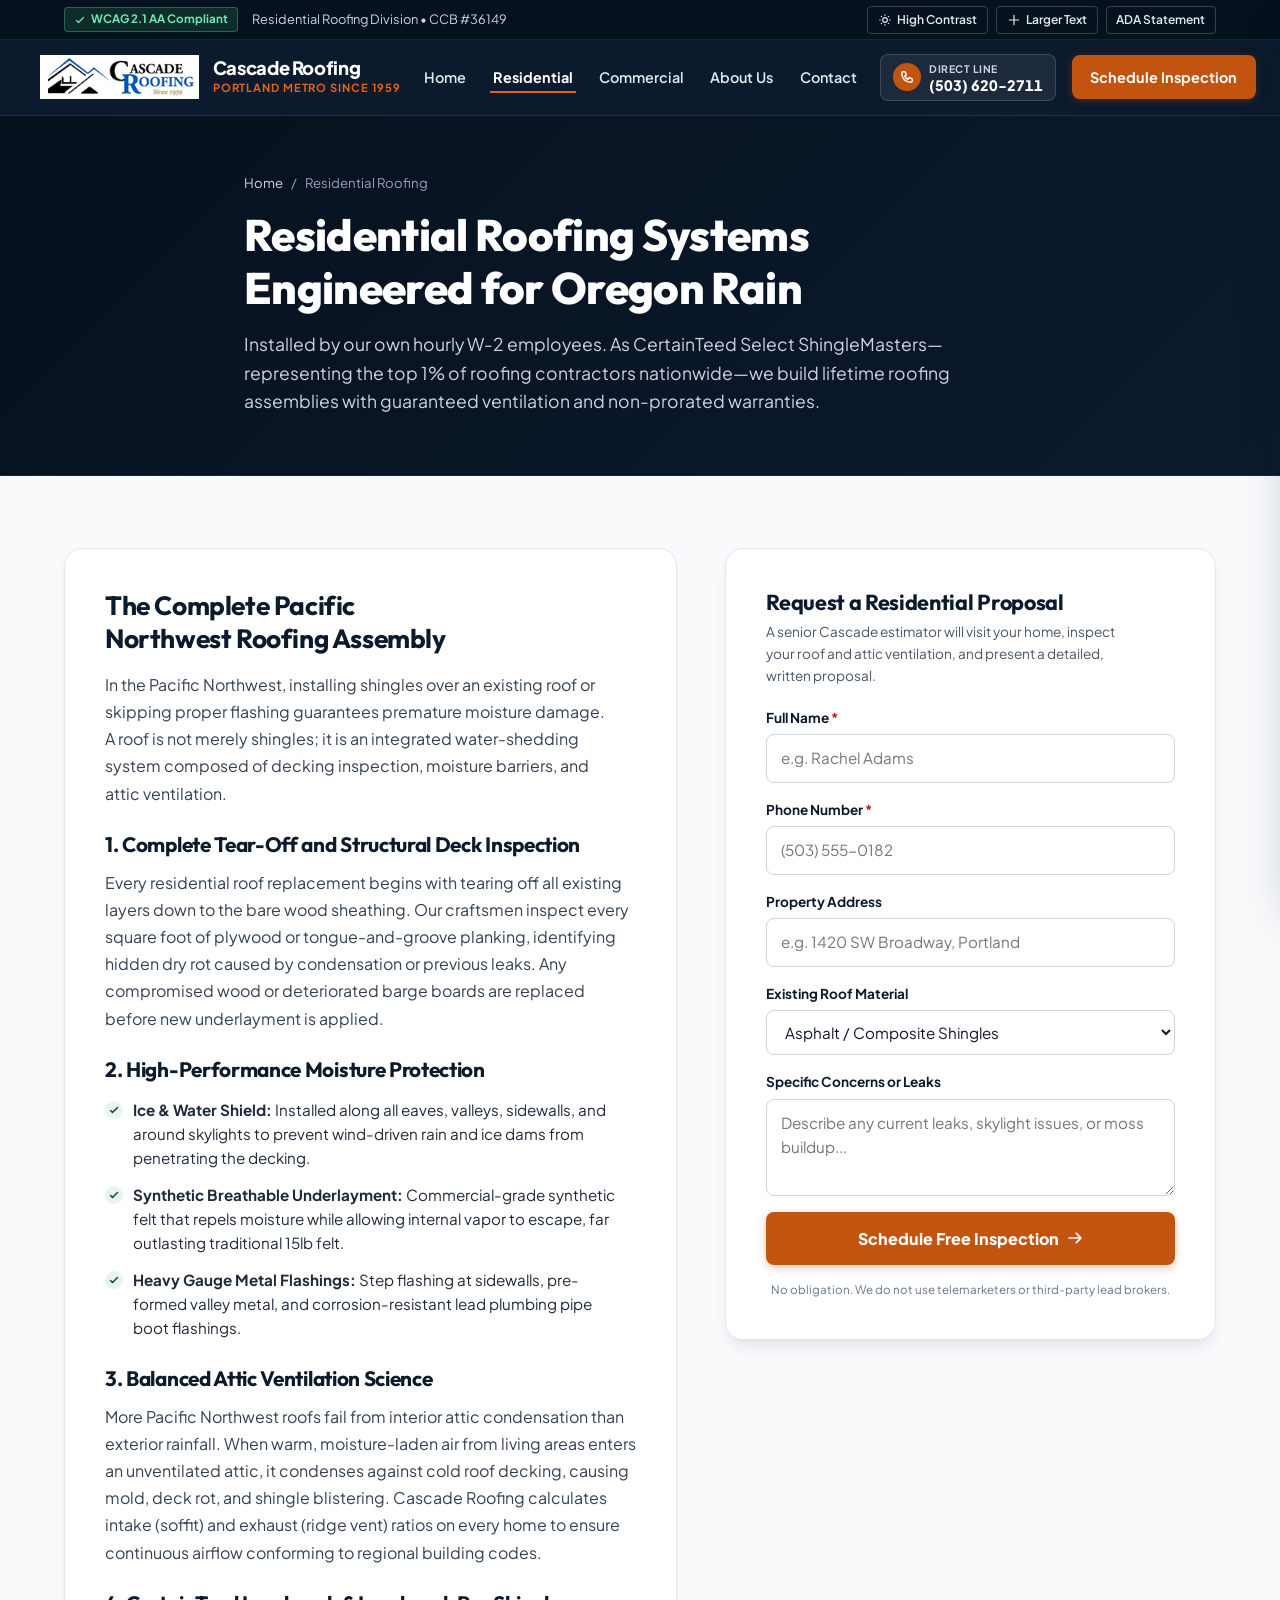
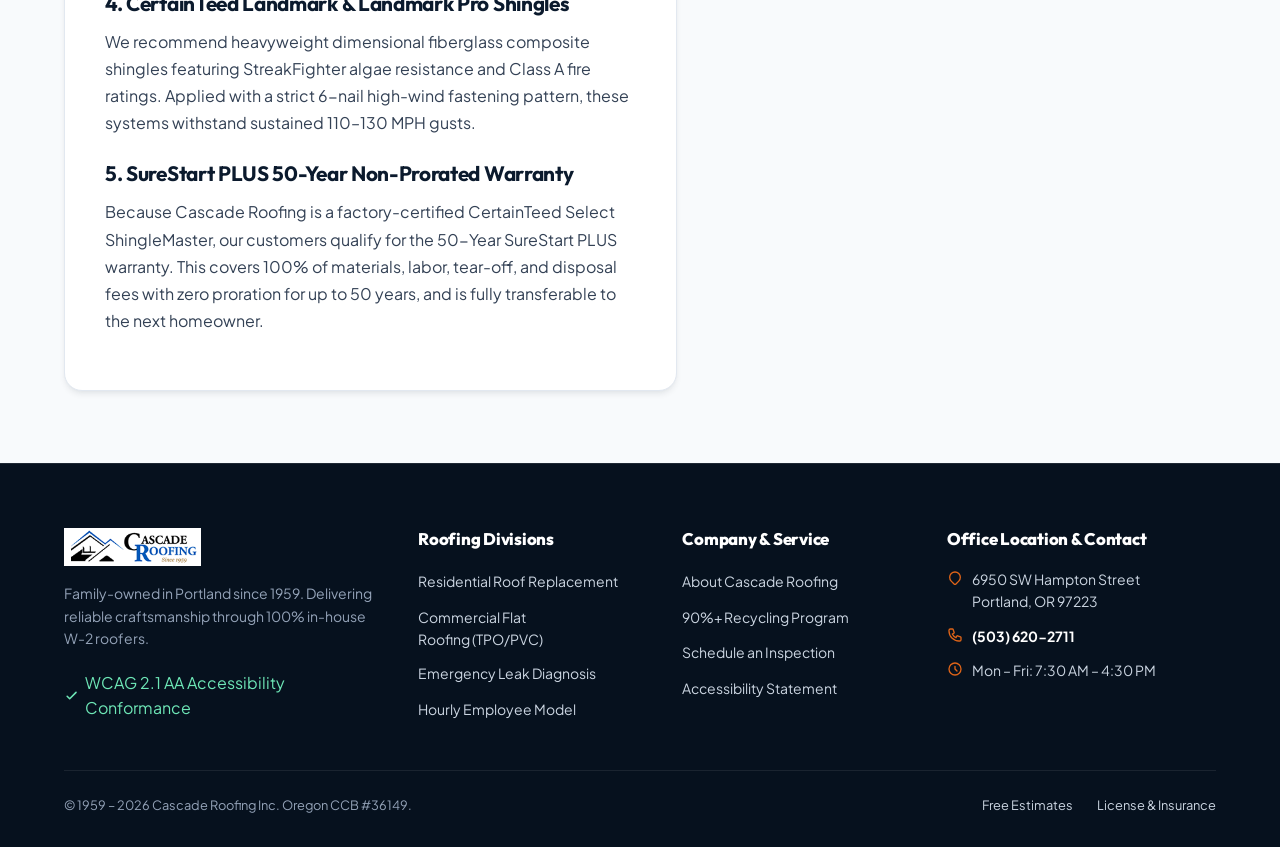
<file: residential.html>
<!DOCTYPE html>
<html lang="en">
<head>
  <meta charset="UTF-8">
  <meta name="viewport" content="width=device-width, initial-scale=1.0">
  <title>Residential Roofing Portland | CertainTeed Architectural Shingles | Cascade Roofing</title>
  <meta name="description" content="CertainTeed Select ShingleMaster installations in Portland. 100% hourly W-2 craftsmen, complete dry rot inspection, continuous ridge ventilation, and 50-year warranties.">
  <link rel="canonical" href="https://www.cascaderoofingportland.com/residential/">

  <!-- Google Fonts: Outfit & Plus Jakarta Sans -->
  <link rel="preconnect" href="https://fonts.googleapis.com">
  <link rel="preconnect" href="https://fonts.gstatic.com" crossorigin>
  <link href="https://fonts.googleapis.com/css2?family=Outfit:wght@500;600;700;800;900&family=Plus+Jakarta+Sans:wght@400;500;600;700;800&display=swap" rel="stylesheet">

  <link rel="stylesheet" href="styles.css">
</head>
<body>

  <!-- Skip Links -->
  <a href="#main-content" class="skip-link">Skip to main content</a>
  <a href="#residential-form" class="skip-link">Skip to estimate form</a>

  <!-- Accessibility Toolbar -->
  <aside class="a11y-toolbar" aria-label="Accessibility settings">
    <div class="container a11y-toolbar-inner">
      <div class="a11y-left">
        <span class="a11y-status-badge">
          <svg aria-hidden="true" fill="none" stroke="currentColor" viewBox="0 0 24 24"><path stroke-linecap="round" stroke-linejoin="round" stroke-width="2.5" d="M5 13l4 4L19 7"></path></svg>
          WCAG 2.1 AA Compliant
        </span>
        <span>Residential Roofing Division &bull; CCB #36149</span>
      </div>
      <div class="a11y-controls">
        <button type="button" id="btn-toggle-contrast" class="a11y-btn" aria-pressed="false" aria-label="Toggle high contrast display mode">
          <svg aria-hidden="true" width="14" height="14" fill="none" stroke="currentColor" viewBox="0 0 24 24"><path stroke-linecap="round" stroke-linejoin="round" stroke-width="2" d="M12 3v1m0 16v1m9-9h-1M4 12H3m15.364 6.364l-.707-.707M6.343 6.343l-.707-.707m12.728 0l-.707.707M6.343 17.657l-.707.707M16 12a4 4 0 11-8 0 4 4 0 018 0z"></path></svg>
          High Contrast
        </button>
        <button type="button" id="btn-toggle-text" class="a11y-btn" aria-pressed="false" aria-label="Toggle enlarged reading text size">
          <svg aria-hidden="true" width="14" height="14" fill="none" stroke="currentColor" viewBox="0 0 24 24"><path stroke-linecap="round" stroke-linejoin="round" stroke-width="2" d="M12 4v16m8-8H4"></path></svg>
          Larger Text
        </button>
        <button type="button" id="btn-a11y-statement" class="a11y-btn" aria-haspopup="dialog" aria-label="Open accessibility statement">
          ADA Statement
        </button>
      </div>
    </div>
  </aside>

  <!-- Site Header -->
  <header class="site-header" role="banner">
    <div class="container header-inner">
      <a href="index.html" class="brand-logo-wrap" aria-label="Cascade Roofing Portland - Return to Homepage">
        <img src="assets/logo.png" alt="Cascade Roofing Portland Company Logo" class="brand-logo-img">
        <div class="brand-meta">
          <span class="brand-name">Cascade Roofing</span>
          <span class="brand-sub">Portland Metro Since 1959</span>
        </div>
      </a>

      <nav class="main-nav" aria-label="Primary navigation">
        <ul class="nav-list">
          <li><a href="index.html" class="nav-link">Home</a></li>
          <li><a href="residential.html" class="nav-link active" aria-current="page">Residential</a></li>
          <li><a href="commercial.html" class="nav-link">Commercial</a></li>
          <li><a href="about.html" class="nav-link">About Us</a></li>
          <li><a href="contact.html" class="nav-link">Contact</a></li>
        </ul>
      </nav>

      <div class="header-actions">
        <a href="tel:5036202711" class="header-phone-cta" aria-label="Call Cascade Roofing directly at 503-620-2711">
          <div class="phone-icon-wrap" aria-hidden="true">
            <svg fill="none" stroke="currentColor" viewBox="0 0 24 24"><path stroke-linecap="round" stroke-linejoin="round" stroke-width="2.5" d="M3 5a2 2 0 012-2h3.28a1 1 0 01.948.684l1.498 4.493a1 1 0 01-.502 1.21l-2.257 1.13a11.042 11.042 0 005.516 5.516l1.13-2.257a1 1 0 011.21-.502l4.493 1.498a1 1 0 01.684.949V19a2 2 0 01-2 2h-1C9.716 21 3 14.284 3 6V5z"></path></svg>
          </div>
          <div class="phone-text-wrap">
            <span class="phone-label">Direct Line</span>
            <span class="phone-number">(503) 620-2711</span>
          </div>
        </a>

        <a href="#residential-form" class="btn-header-quote">Schedule Inspection</a>

        <button type="button" class="mobile-nav-toggle" aria-expanded="false" aria-controls="mobile-nav-drawer" aria-label="Open mobile menu">
          <svg aria-hidden="true" fill="none" stroke="currentColor" viewBox="0 0 24 24"><path stroke-linecap="round" stroke-linejoin="round" stroke-width="2" d="M4 6h16M4 12h16M4 18h16"></path></svg>
        </button>
      </div>
    </div>
  </header>

  <!-- Mobile Drawer -->
  <div id="mobile-drawer-overlay" class="mobile-drawer-overlay" aria-hidden="true"></div>
  <aside id="mobile-nav-drawer" class="mobile-drawer" role="dialog" aria-modal="true" aria-label="Mobile site navigation" aria-hidden="true">
    <div class="mobile-drawer-header">
      <div class="brand-meta">
        <span class="brand-name">Cascade Roofing</span>
        <span class="brand-sub">Since 1959</span>
      </div>
      <button type="button" id="mobile-drawer-close" class="mobile-drawer-close" aria-label="Close mobile navigation">
        <svg aria-hidden="true" width="20" height="20" fill="none" stroke="currentColor" viewBox="0 0 24 24"><path stroke-linecap="round" stroke-linejoin="round" stroke-width="2" d="M6 18L18 6M6 6l12 12"></path></svg>
      </button>
    </div>

    <nav aria-label="Mobile links">
      <ul class="mobile-drawer-links">
        <li><a href="index.html" class="mobile-drawer-link">Home</a></li>
        <li><a href="residential.html" class="mobile-drawer-link active">Residential Roofing</a></li>
        <li><a href="commercial.html" class="mobile-drawer-link">Commercial Roofing</a></li>
        <li><a href="about.html" class="mobile-drawer-link">About Cascade Roofing</a></li>
        <li><a href="contact.html" class="mobile-drawer-link">Contact &amp; Free Inspection</a></li>
      </ul>
    </nav>

    <div class="mobile-drawer-footer">
      <a href="tel:5036202711" class="btn-submit-quote" style="text-decoration: none;">
        <svg aria-hidden="true" width="18" height="18" fill="none" stroke="currentColor" viewBox="0 0 24 24"><path stroke-linecap="round" stroke-linejoin="round" stroke-width="2" d="M3 5a2 2 0 012-2h3.28a1 1 0 01.948.684l1.498 4.493a1 1 0 01-.502 1.21l-2.257 1.13a11.042 11.042 0 005.516 5.516l1.13-2.257a1 1 0 011.21-.502l4.493 1.498a1 1 0 01.684.949V19a2 2 0 01-2 2h-1C9.716 21 3 14.284 3 6V5z"></path></svg>
        <span>Call (503) 620-2711</span>
      </a>
    </div>
  </aside>

  <!-- Sub-Page Hero Banner -->
  <section class="page-hero" aria-labelledby="page-hero-title">
    <div class="container page-hero-inner">
      <nav class="page-hero-breadcrumb" aria-label="Breadcrumb">
        <a href="index.html">Home</a>
        <span aria-hidden="true">/</span>
        <span aria-current="page">Residential Roofing</span>
      </nav>
      <h1 id="page-hero-title" class="page-hero-title">Residential Roofing Systems Engineered for Oregon Rain</h1>
      <p class="page-hero-desc">
        Installed by our own hourly W-2 employees. As CertainTeed Select ShingleMasters—representing the top 1% of roofing contractors nationwide—we build lifetime roofing assemblies with guaranteed ventilation and non-prorated warranties.
      </p>
    </div>
  </section>

  <!-- MAIN CONTENT -->
  <main id="main-content" role="main" class="section">
    <div class="container">
      
      <div class="contact-layout-grid">
        
        <!-- Left: Technical Depth & Process -->
        <div class="prose-block" style="margin: 0; max-width: 100%;">
          
          <article class="prose-card">
            <h2>The Complete Pacific Northwest Roofing Assembly</h2>
            <p>
              In the Pacific Northwest, installing shingles over an existing roof or skipping proper flashing guarantees premature moisture damage. A roof is not merely shingles; it is an integrated water-shedding system composed of decking inspection, moisture barriers, and attic ventilation.
            </p>

            <h3>1. Complete Tear-Off and Structural Deck Inspection</h3>
            <p>
              Every residential roof replacement begins with tearing off all existing layers down to the bare wood sheathing. Our craftsmen inspect every square foot of plywood or tongue-and-groove planking, identifying hidden dry rot caused by condensation or previous leaks. Any compromised wood or deteriorated barge boards are replaced before new underlayment is applied.
            </p>

            <h3>2. High-Performance Moisture Protection</h3>
            <ul class="spec-list">
              <li class="spec-item">
                <span class="spec-check" aria-hidden="true"><svg fill="none" stroke="currentColor" viewBox="0 0 24 24"><path stroke-linecap="round" stroke-linejoin="round" stroke-width="3" d="M5 13l4 4L19 7"></path></svg></span>
                <span><strong>Ice &amp; Water Shield:</strong> Installed along all eaves, valleys, sidewalls, and around skylights to prevent wind-driven rain and ice dams from penetrating the decking.</span>
              </li>
              <li class="spec-item">
                <span class="spec-check" aria-hidden="true"><svg fill="none" stroke="currentColor" viewBox="0 0 24 24"><path stroke-linecap="round" stroke-linejoin="round" stroke-width="3" d="M5 13l4 4L19 7"></path></svg></span>
                <span><strong>Synthetic Breathable Underlayment:</strong> Commercial-grade synthetic felt that repels moisture while allowing internal vapor to escape, far outlasting traditional 15lb felt.</span>
              </li>
              <li class="spec-item">
                <span class="spec-check" aria-hidden="true"><svg fill="none" stroke="currentColor" viewBox="0 0 24 24"><path stroke-linecap="round" stroke-linejoin="round" stroke-width="3" d="M5 13l4 4L19 7"></path></svg></span>
                <span><strong>Heavy Gauge Metal Flashings:</strong> Step flashing at sidewalls, pre-formed valley metal, and corrosion-resistant lead plumbing pipe boot flashings.</span>
              </li>
            </ul>

            <h3 id="ventilation">3. Balanced Attic Ventilation Science</h3>
            <p>
              More Pacific Northwest roofs fail from interior attic condensation than exterior rainfall. When warm, moisture-laden air from living areas enters an unventilated attic, it condenses against cold roof decking, causing mold, deck rot, and shingle blistering. Cascade Roofing calculates intake (soffit) and exhaust (ridge vent) ratios on every home to ensure continuous airflow conforming to regional building codes.
            </p>

            <h3>4. CertainTeed Landmark &amp; Landmark Pro Shingles</h3>
            <p>
              We recommend heavyweight dimensional fiberglass composite shingles featuring StreakFighter algae resistance and Class A fire ratings. Applied with a strict 6-nail high-wind fastening pattern, these systems withstand sustained 110–130 MPH gusts.
            </p>

            <h3>5. SureStart PLUS 50-Year Non-Prorated Warranty</h3>
            <p>
              Because Cascade Roofing is a factory-certified CertainTeed Select ShingleMaster, our customers qualify for the 50-Year SureStart PLUS warranty. This covers 100% of materials, labor, tear-off, and disposal fees with zero proration for up to 50 years, and is fully transferable to the next homeowner.
            </p>
          </article>

        </div>

        <!-- Right: Consultation Form -->
        <aside class="contact-card" id="residential-form" aria-labelledby="form-heading">
          <h2 id="form-heading" style="font-size: 1.35rem; margin-bottom: 0.35rem; color: var(--navy-900);">
            Request a Residential Proposal
          </h2>
          <p style="font-size: 0.85rem; color: var(--slate-600); margin-bottom: 1.25rem;">
            A senior Cascade estimator will visit your home, inspect your roof and attic ventilation, and present a detailed, written proposal.
          </p>

          <form class="quote-form" novalidate>
            <div class="form-group">
              <label for="res-name" class="form-label">
                Full Name <span class="required-indicator" aria-hidden="true">*</span>
              </label>
              <input type="text" id="res-name" name="name" class="form-input" placeholder="e.g. Rachel Adams" required aria-required="true" autocomplete="name">
            </div>

            <div class="form-group">
              <label for="res-phone" class="form-label">
                Phone Number <span class="required-indicator" aria-hidden="true">*</span>
              </label>
              <input type="tel" id="res-phone" name="phone" class="form-input" placeholder="(503) 555-0182" required aria-required="true" autocomplete="tel">
            </div>

            <div class="form-group">
              <label for="res-address" class="form-label">Property Address</label>
              <input type="text" id="res-address" name="address" class="form-input" placeholder="e.g. 1420 SW Broadway, Portland" autocomplete="street-address">
            </div>

            <div class="form-group">
              <label for="res-current-roof" class="form-label">Existing Roof Material</label>
              <select id="res-current-roof" name="existing_material" class="form-select">
                <option value="composite">Asphalt / Composite Shingles</option>
                <option value="cedar">Cedar Shakes / Wood Shingles</option>
                <option value="flat">Flat / Low-Slope Membrane</option>
                <option value="unknown">Not Sure / Other</option>
              </select>
            </div>

            <div class="form-group">
              <label for="res-notes" class="form-label">Specific Concerns or Leaks</label>
              <textarea id="res-notes" name="notes" class="form-textarea" rows="3" placeholder="Describe any current leaks, skylight issues, or moss buildup..."></textarea>
            </div>

            <div class="form-alert" role="status" aria-live="polite"></div>

            <button type="submit" class="btn-submit-quote">
              <span>Schedule Free Inspection</span>
              <svg aria-hidden="true" width="16" height="16" fill="none" stroke="currentColor" viewBox="0 0 24 24"><path stroke-linecap="round" stroke-linejoin="round" stroke-width="2.5" d="M14 5l7 7m0 0l-7 7m7-7H3"></path></svg>
            </button>

            <p class="quote-privacy-note">
              No obligation. We do not use telemarketers or third-party lead brokers.
            </p>
          </form>
        </aside>

      </div>

    </div>
  </main>

  <!-- Site Footer -->
  <footer class="site-footer" role="contentinfo">
    <div class="container">
      <div class="footer-grid">
        <div class="footer-col">
          <div style="margin-bottom: 1rem;">
            <img src="assets/logo.png" alt="Cascade Roofing Portland Logo" style="height: 38px; width: auto;">
          </div>
          <p>
            Family-owned in Portland since 1959. Delivering reliable craftsmanship through 100% in-house W-2 roofers.
          </p>
          <div style="margin-top: 1.25rem;">
            <div class="footer-a11y-badge">
              <svg aria-hidden="true" width="16" height="16" fill="none" stroke="currentColor" viewBox="0 0 24 24"><path stroke-linecap="round" stroke-linejoin="round" stroke-width="2.5" d="M5 13l4 4L19 7"></path></svg>
              <span>WCAG 2.1 AA Accessibility Conformance</span>
            </div>
          </div>
        </div>

        <div class="footer-col">
          <h4>Roofing Divisions</h4>
          <ul class="footer-links">
            <li><a href="residential.html">Residential Roof Replacement</a></li>
            <li><a href="commercial.html">Commercial Flat Roofing (TPO/PVC)</a></li>
            <li><a href="contact.html">Emergency Leak Diagnosis</a></li>
            <li><a href="about.html">Hourly Employee Model</a></li>
          </ul>
        </div>

        <div class="footer-col">
          <h4>Company &amp; Service</h4>
          <ul class="footer-links">
            <li><a href="about.html">About Cascade Roofing</a></li>
            <li><a href="about.html#recycling">90%+ Recycling Program</a></li>
            <li><a href="contact.html">Schedule an Inspection</a></li>
            <li><a href="#a11y-modal" id="footer-a11y-link">Accessibility Statement</a></li>
          </ul>
        </div>

        <div class="footer-col">
          <h4>Office Location &amp; Contact</h4>
          <ul class="footer-contact-info">
            <li class="footer-contact-item">
              <svg aria-hidden="true" fill="none" stroke="currentColor" viewBox="0 0 24 24"><path stroke-linecap="round" stroke-linejoin="round" stroke-width="2" d="M17.657 16.657L13.414 20.9a1.998 1.998 0 01-2.827 0l-4.244-4.243a8 8 0 1111.314 0z"></path></svg>
              <span>6950 SW Hampton Street<br>Portland, OR 97223</span>
            </li>
            <li class="footer-contact-item">
              <svg aria-hidden="true" fill="none" stroke="currentColor" viewBox="0 0 24 24"><path stroke-linecap="round" stroke-linejoin="round" stroke-width="2" d="M3 5a2 2 0 012-2h3.28a1 1 0 01.948.684l1.498 4.493a1 1 0 01-.502 1.21l-2.257 1.13a11.042 11.042 0 005.516 5.516l1.13-2.257a1 1 0 011.21-.502l4.493 1.498a1 1 0 01.684.949V19a2 2 0 01-2 2h-1C9.716 21 3 14.284 3 6V5z"></path></svg>
              <a href="tel:5036202711" style="color: var(--white); font-weight: 700; text-decoration: none;">(503) 620-2711</a>
            </li>
            <li class="footer-contact-item">
              <svg aria-hidden="true" fill="none" stroke="currentColor" viewBox="0 0 24 24"><path stroke-linecap="round" stroke-linejoin="round" stroke-width="2" d="M12 8v4l3 3m6-3a9 9 0 11-18 0 9 9 0 0118 0z"></path></svg>
              <span>Mon &ndash; Fri: 7:30 AM &ndash; 4:30 PM</span>
            </li>
          </ul>
        </div>
      </div>

      <div class="footer-bottom-bar">
        <div>&copy; 1959 &ndash; 2026 Cascade Roofing Inc. Oregon CCB #36149.</div>
        <div style="display: flex; gap: 1.5rem;">
          <a href="contact.html" style="color: var(--slate-300); text-decoration: none;">Free Estimates</a>
          <a href="about.html" style="color: var(--slate-300); text-decoration: none;">License &amp; Insurance</a>
        </div>
      </div>
    </div>
  </footer>

  <!-- Accessibility Statement Modal -->
  <div id="a11y-modal" class="modal-overlay" role="dialog" aria-modal="true" aria-labelledby="modal-title" aria-hidden="true">
    <div class="modal-card">
      <div class="modal-header">
        <h3 id="modal-title" class="modal-title">ADA &amp; Digital Accessibility Commitment</h3>
        <button type="button" id="modal-close-btn" class="modal-close-btn" aria-label="Close accessibility statement modal">
          <svg aria-hidden="true" width="18" height="18" fill="none" stroke="currentColor" viewBox="0 0 24 24"><path stroke-linecap="round" stroke-linejoin="round" stroke-width="2" d="M6 18L18 6M6 6l12 12"></path></svg>
        </button>
      </div>
      <div style="font-size: 0.95rem; line-height: 1.65; color: var(--slate-700); display: flex; flex-direction: column; gap: 1rem;">
        <p>
          Cascade Roofing Portland is committed to digital accessibility for all visitors, including individuals with disabilities. We adhere to WCAG 2.1 Level AA conformance standards across our web properties.
        </p>
        <p>
          Need assistance? Call our office at <a href="tel:5036202711" style="color: var(--accent-500); font-weight: 700;">(503) 620-2711</a>.
        </p>
      </div>
    </div>
  </div>

  <div id="a11y-live-announcer" class="sr-only" aria-live="polite" aria-atomic="true"></div>

  <script src="app.js"></script>
</body>
</html>
</file>
<file: styles.css>
/* ==========================================================================
   Cascade Roofing Portland - Master Stylesheet
   Fully WCAG 2.1 AA / ADA Compliant | Zero Emojis | Professional Architecture
   ========================================================================== */

/* --------------------------------------------------------------------------
   Design Tokens & CSS Variables
   -------------------------------------------------------------------------- */
:root {
  /* Color Palette - Tested for WCAG 2.1 AA Contrast (> 4.5:1 text, > 3:1 UI) */
  --navy-950: #06111e;
  --navy-900: #0b1a2d;
  --navy-800: #122842;
  --navy-700: #19365a;
  --navy-600: #234978;
  
  --accent-700: #933705;
  --accent-600: #ad4207;
  --accent-500: #c25410; /* Primary brand cedar tone - 4.85:1 contrast on white */
  --accent-400: #df6418;
  --accent-100: #fef1e8;
  --accent-50:  #fff8f4;
  
  --pine-800: #113322;
  --pine-700: #184830;
  --pine-600: #216041;
  --pine-100: #e8f5ee;
  --pine-50:  #f3faf6;

  --slate-900: #0f172a;
  --slate-800: #1e293b;
  --slate-700: #334155;
  --slate-600: #475569;
  --slate-500: #64748b;
  --slate-400: #94a3b8;
  --slate-300: #cbd5e1;
  --slate-200: #e2e8f0;
  --slate-100: #f1f5f9;
  --slate-50:  #f8fafc;
  --white:     #ffffff;

  /* Typography */
  --font-heading: 'Outfit', -apple-system, BlinkMacSystemFont, 'Segoe UI', Roboto, sans-serif;
  --font-body: 'Plus Jakarta Sans', -apple-system, BlinkMacSystemFont, 'Segoe UI', Roboto, sans-serif;

  /* Elevation Shadows */
  --shadow-xs: 0 1px 2px 0 rgba(15, 23, 42, 0.05);
  --shadow-sm: 0 2px 4px 0 rgba(15, 23, 42, 0.06);
  --shadow-md: 0 4px 6px -1px rgba(15, 23, 42, 0.08), 0 2px 4px -2px rgba(15, 23, 42, 0.04);
  --shadow-lg: 0 10px 15px -3px rgba(15, 23, 42, 0.08), 0 4px 6px -4px rgba(15, 23, 42, 0.03);
  --shadow-xl: 0 20px 25px -5px rgba(15, 23, 42, 0.1), 0 8px 10px -6px rgba(15, 23, 42, 0.04);
  --shadow-2xl: 0 25px 50px -12px rgba(15, 23, 42, 0.22);
  --shadow-inner: inset 0 2px 4px 0 rgba(15, 23, 42, 0.06);

  /* Radii */
  --radius-sm: 4px;
  --radius-md: 8px;
  --radius-lg: 12px;
  --radius-xl: 18px;
  --radius-full: 9999px;

  /* Focus Indicator Tokens (WCAG 2.4.7 & 2.4.11) */
  --focus-ring-color: #c25410;
  --focus-ring-width: 3px;
  --focus-ring-offset: 2px;

  /* Touch Targets (WCAG 2.5.5 minimum 44x44px) */
  --min-hit-size: 44px;

  /* Base Spacing */
  --container-max: 1200px;
}

/* High Contrast & Font Scale Preferences */
body.high-contrast-mode {
  --navy-950: #000000;
  --navy-900: #050b14;
  --navy-800: #0d1524;
  --slate-900: #000000;
  --slate-800: #0b111e;
  --slate-700: #1b2434;
  --slate-50: #ffffff;
  --white: #ffffff;
  --accent-500: #d65800;
  --focus-ring-color: #ffcc00;
}

body.large-text-mode {
  font-size: 116%;
}

/* --------------------------------------------------------------------------
   Base Reset
   -------------------------------------------------------------------------- */
*, *::before, *::after {
  box-sizing: border-box;
  margin: 0;
  padding: 0;
}

html {
  font-family: var(--font-body);
  font-size: 16px;
  line-height: 1.6;
  color: var(--slate-800);
  background-color: var(--slate-50);
  scroll-behavior: smooth;
  -webkit-font-smoothing: antialiased;
  -moz-osx-font-smoothing: grayscale;
}

@media (prefers-reduced-motion: reduce) {
  html {
    scroll-behavior: auto;
  }
  *, *::before, *::after {
    animation-duration: 0.01ms !important;
    animation-iteration-count: 1 !important;
    transition-duration: 0.01ms !important;
    scroll-behavior: auto !important;
  }
}

body {
  overflow-x: hidden;
  display: flex;
  flex-direction: column;
  min-height: 100vh;
}

img, picture, svg {
  display: block;
  max-width: 100%;
  height: auto;
}

button, input, select, textarea {
  font: inherit;
  color: inherit;
}

/* Typography Rules */
h1, h2, h3, h4, h5, h6 {
  font-family: var(--font-heading);
  color: var(--navy-900);
  line-height: 1.25;
  text-wrap: balance;
  font-weight: 700;
  letter-spacing: -0.015em;
}

p, li, figcaption {
  text-wrap: pretty;
}

.tabular-nums {
  font-variant-numeric: tabular-nums;
}

/* --------------------------------------------------------------------------
   Accessibility Skip Links & Universal Focus
   -------------------------------------------------------------------------- */
.skip-link {
  position: absolute;
  top: -100px;
  left: 1.5rem;
  background: var(--navy-900);
  color: var(--white);
  padding: 0.75rem 1.5rem;
  font-weight: 700;
  font-size: 0.95rem;
  border-radius: var(--radius-md);
  border: 2px solid var(--accent-400);
  z-index: 10000;
  text-decoration: none;
  box-shadow: var(--shadow-xl);
  transition: top 150ms ease-out;
}

.skip-link:focus {
  top: 1.5rem;
  outline: 3px solid var(--accent-400);
  outline-offset: 2px;
}

:focus-visible {
  outline: var(--focus-ring-width) solid var(--focus-ring-color) !important;
  outline-offset: var(--focus-ring-offset) !important;
}

.sr-only {
  position: absolute;
  width: 1px;
  height: 1px;
  padding: 0;
  margin: -1px;
  overflow: hidden;
  clip: rect(0, 0, 0, 0);
  white-space: nowrap;
  border: 0;
}

.container {
  width: 100%;
  max-width: var(--container-max);
  margin-left: auto;
  margin-right: auto;
  padding-left: 1.5rem;
  padding-right: 1.5rem;
}

/* --------------------------------------------------------------------------
   Accessibility Toolbar
   -------------------------------------------------------------------------- */
.a11y-toolbar {
  background-color: var(--navy-950);
  color: var(--slate-300);
  font-size: 0.8rem;
  border-bottom: 1px solid rgba(255, 255, 255, 0.08);
  padding: 0.35rem 0;
  position: relative;
  z-index: 1100;
}

.a11y-toolbar-inner {
  display: flex;
  justify-content: space-between;
  align-items: center;
  flex-wrap: wrap;
  gap: 0.75rem;
}

.a11y-left {
  display: flex;
  align-items: center;
  gap: 0.85rem;
}

.a11y-status-badge {
  display: inline-flex;
  align-items: center;
  gap: 0.35rem;
  background: rgba(33, 96, 65, 0.35);
  color: #6ee7b7;
  padding: 0.15rem 0.55rem;
  border-radius: var(--radius-sm);
  font-weight: 700;
  font-size: 0.725rem;
  border: 1px solid rgba(110, 231, 183, 0.3);
}

.a11y-status-badge svg {
  width: 12px;
  height: 12px;
}

.a11y-controls {
  display: flex;
  align-items: center;
  gap: 0.5rem;
}

.a11y-btn {
  background: transparent;
  color: var(--slate-200);
  border: 1px solid rgba(255, 255, 255, 0.2);
  border-radius: var(--radius-sm);
  padding: 0.2rem 0.6rem;
  font-size: 0.75rem;
  font-weight: 600;
  cursor: pointer;
  display: inline-flex;
  align-items: center;
  gap: 0.35rem;
  min-height: 28px;
  transition: background-color 150ms, border-color 150ms, color 150ms;
}

.a11y-btn:hover {
  background: rgba(255, 255, 255, 0.12);
  border-color: rgba(255, 255, 255, 0.35);
  color: var(--white);
}

.a11y-btn[aria-pressed="true"] {
  background: var(--accent-500);
  border-color: var(--accent-400);
  color: var(--white);
}

/* --------------------------------------------------------------------------
   Site Header & Navigation (Fixed Overlapping Issues)
   -------------------------------------------------------------------------- */
.site-header {
  position: sticky;
  top: 0;
  background-color: var(--navy-900);
  border-bottom: 1px solid rgba(255, 255, 255, 0.1);
  z-index: 1000;
  transition: background-color 200ms, box-shadow 200ms;
}

.site-header.scrolled {
  box-shadow: var(--shadow-lg);
  background-color: rgba(11, 26, 45, 0.98);
}

.header-inner {
  display: flex;
  align-items: center;
  justify-content: space-between;
  padding: 0.85rem 0;
  gap: 1.25rem;
}

.brand-logo-wrap {
  display: flex;
  align-items: center;
  gap: 0.85rem;
  text-decoration: none;
  flex-shrink: 0;
}

.brand-logo-img {
  height: 44px;
  width: auto;
  object-fit: contain;
}

.brand-meta {
  display: flex;
  flex-direction: column;
}

.brand-name {
  font-size: 1.15rem;
  font-weight: 800;
  color: var(--white);
  letter-spacing: -0.02em;
  line-height: 1.1;
}

.brand-sub {
  font-size: 0.7rem;
  color: var(--accent-400);
  text-transform: uppercase;
  letter-spacing: 0.08em;
  font-weight: 700;
}

/* Desktop Navigation */
.main-nav {
  display: flex;
  align-items: center;
}

.nav-list {
  display: flex;
  list-style: none;
  gap: 1.25rem;
  align-items: center;
}

.nav-link {
  color: var(--slate-200);
  text-decoration: none;
  font-weight: 600;
  font-size: 0.9rem;
  padding: 0.4rem 0.2rem;
  position: relative;
  transition: color 150ms;
  white-space: nowrap;
}

.nav-link::after {
  content: '';
  position: absolute;
  bottom: 0;
  left: 0;
  width: 0%;
  height: 2px;
  background-color: var(--accent-400);
  transition: width 150ms ease-out;
}

.nav-link:hover {
  color: var(--white);
}

.nav-link:hover::after,
.nav-link.active::after {
  width: 100%;
}

.nav-link.active {
  color: var(--white);
  font-weight: 700;
}

/* Header Actions */
.header-actions {
  display: flex;
  align-items: center;
  gap: 1rem;
  flex-shrink: 0;
}

.header-phone-cta {
  display: flex;
  align-items: center;
  gap: 0.5rem;
  text-decoration: none;
  padding: 0.4rem 0.75rem;
  border-radius: var(--radius-md);
  background: rgba(255, 255, 255, 0.07);
  border: 1px solid rgba(255, 255, 255, 0.15);
  min-height: var(--min-hit-size);
  transition: background-color 150ms, border-color 150ms;
}

.header-phone-cta:hover {
  background: rgba(255, 255, 255, 0.12);
  border-color: rgba(255, 255, 255, 0.3);
}

.phone-icon-wrap {
  width: 28px;
  height: 28px;
  border-radius: var(--radius-full);
  background: var(--accent-500);
  color: var(--white);
  display: flex;
  align-items: center;
  justify-content: center;
}

.phone-icon-wrap svg {
  width: 14px;
  height: 14px;
}

.phone-text-wrap {
  display: flex;
  flex-direction: column;
}

.phone-label {
  font-size: 0.65rem;
  color: var(--slate-300);
  text-transform: uppercase;
  letter-spacing: 0.05em;
  font-weight: 700;
}

.phone-number {
  font-size: 0.9rem;
  font-weight: 800;
  color: var(--white);
  font-variant-numeric: tabular-nums;
  line-height: 1.1;
}

.btn-header-quote {
  display: inline-flex;
  align-items: center;
  justify-content: center;
  background: var(--accent-500);
  color: var(--white);
  font-weight: 700;
  font-size: 0.9rem;
  padding: 0.6rem 1.15rem;
  border-radius: var(--radius-md);
  text-decoration: none;
  min-height: var(--min-hit-size);
  white-space: nowrap;
  box-shadow: 0 2px 8px rgba(194, 84, 16, 0.3);
  transition: background-color 150ms, transform 150ms;
}

.btn-header-quote:hover {
  background: var(--accent-400);
  transform: translateY(-1px);
}

.btn-header-quote:active {
  transform: translateY(0);
}

/* Mobile Nav Toggle Button */
.mobile-nav-toggle {
  display: none;
  background: transparent;
  border: 1px solid rgba(255, 255, 255, 0.25);
  border-radius: var(--radius-md);
  color: var(--white);
  padding: 0.5rem;
  min-width: var(--min-hit-size);
  min-height: var(--min-hit-size);
  cursor: pointer;
  align-items: center;
  justify-content: center;
  transition: background-color 150ms;
}

.mobile-nav-toggle:hover {
  background: rgba(255, 255, 255, 0.1);
}

.mobile-nav-toggle svg {
  width: 22px;
  height: 22px;
}

/* Dedicated Mobile Slide-Out Drawer (Accessible & No-Overlap) */
.mobile-drawer-overlay {
  position: fixed;
  inset: 0;
  background: rgba(6, 17, 30, 0.7);
  backdrop-filter: blur(4px);
  z-index: 2000;
  opacity: 0;
  visibility: hidden;
  transition: opacity 200ms ease, visibility 200ms ease;
}

.mobile-drawer-overlay.active {
  opacity: 1;
  visibility: visible;
}

.mobile-drawer {
  position: fixed;
  top: 0;
  right: 0;
  bottom: 0;
  width: 82%;
  max-width: 360px;
  background: var(--navy-900);
  color: var(--white);
  z-index: 2100;
  padding: 1.75rem;
  display: flex;
  flex-direction: column;
  box-shadow: var(--shadow-2xl);
  transform: translateX(100%);
  transition: transform 250ms cubic-bezier(0.16, 1, 0.3, 1);
  overflow-y: auto;
}

.mobile-drawer.active {
  transform: translateX(0);
}

.mobile-drawer-header {
  display: flex;
  justify-content: space-between;
  align-items: center;
  padding-bottom: 1.25rem;
  border-bottom: 1px solid rgba(255, 255, 255, 0.1);
  margin-bottom: 1.5rem;
}

.mobile-drawer-close {
  background: transparent;
  border: 1px solid rgba(255, 255, 255, 0.2);
  border-radius: var(--radius-md);
  color: var(--white);
  width: var(--min-hit-size);
  height: var(--min-hit-size);
  display: flex;
  align-items: center;
  justify-content: center;
  cursor: pointer;
}

.mobile-drawer-close:hover {
  background: rgba(255, 255, 255, 0.1);
}

.mobile-drawer-links {
  list-style: none;
  display: flex;
  flex-direction: column;
  gap: 0.75rem;
  margin-bottom: 2rem;
}

.mobile-drawer-link {
  color: var(--slate-200);
  text-decoration: none;
  font-size: 1.05rem;
  font-weight: 600;
  display: block;
  padding: 0.65rem 0.5rem;
  border-radius: var(--radius-md);
  transition: background-color 150ms, color 150ms;
}

.mobile-drawer-link:hover,
.mobile-drawer-link.active {
  background: rgba(255, 255, 255, 0.08);
  color: var(--white);
}

.mobile-drawer-link.active {
  color: var(--accent-400);
  font-weight: 700;
}

.mobile-drawer-footer {
  margin-top: auto;
  padding-top: 1.5rem;
  border-top: 1px solid rgba(255, 255, 255, 0.1);
  display: flex;
  flex-direction: column;
  gap: 1rem;
}

/* --------------------------------------------------------------------------
   Sub-Page Hero Banner (For secondary pages)
   -------------------------------------------------------------------------- */
.page-hero {
  background: linear-gradient(135deg, var(--navy-950) 0%, var(--navy-900) 100%);
  color: var(--white);
  padding: 3.5rem 0 3.75rem;
  border-bottom: 1px solid rgba(255, 255, 255, 0.08);
  position: relative;
}

.page-hero-inner {
  max-width: 840px;
}

.page-hero-breadcrumb {
  display: flex;
  align-items: center;
  gap: 0.5rem;
  font-size: 0.825rem;
  color: var(--slate-400);
  margin-bottom: 1rem;
}

.page-hero-breadcrumb a {
  color: var(--slate-300);
  text-decoration: none;
}

.page-hero-breadcrumb a:hover {
  text-decoration: underline;
}

.page-hero-title {
  font-size: clamp(2rem, 3.5vw, 2.75rem);
  font-weight: 800;
  color: var(--white);
  line-height: 1.2;
  margin-bottom: 1rem;
}

.page-hero-desc {
  font-size: 1.1rem;
  color: var(--slate-300);
  line-height: 1.6;
}

/* --------------------------------------------------------------------------
   HERO SECTION (Home)
   -------------------------------------------------------------------------- */
.hero-section {
  position: relative;
  background: linear-gradient(135deg, var(--navy-950) 0%, var(--navy-900) 65%, var(--navy-800) 100%);
  color: var(--white);
  padding: 3rem 0 4rem;
  overflow: hidden;
}

.hero-bg-overlay {
  position: absolute;
  inset: 0;
  background-image: radial-gradient(circle at 85% 20%, rgba(194, 84, 16, 0.12) 0%, transparent 45%),
                    radial-gradient(circle at 10% 80%, rgba(25, 54, 90, 0.25) 0%, transparent 50%);
  pointer-events: none;
}

.hero-grid {
  display: grid;
  grid-template-columns: 1.15fr 0.95fr;
  gap: 3rem;
  align-items: center;
  position: relative;
  z-index: 2;
}

.hero-content {
  display: flex;
  flex-direction: column;
  gap: 1.25rem;
}

.hero-tag {
  display: inline-flex;
  align-items: center;
  gap: 0.45rem;
  background: rgba(255, 255, 255, 0.08);
  border: 1px solid rgba(255, 255, 255, 0.18);
  color: var(--accent-400);
  font-weight: 700;
  font-size: 0.8rem;
  text-transform: uppercase;
  letter-spacing: 0.06em;
  padding: 0.35rem 0.85rem;
  border-radius: var(--radius-full);
  align-self: flex-start;
}

.hero-title {
  font-size: clamp(2.25rem, 3.8vw, 3.25rem);
  font-weight: 800;
  color: var(--white);
  line-height: 1.15;
  letter-spacing: -0.025em;
}

.hero-title .text-highlight {
  color: var(--accent-400);
}

.hero-subtitle {
  font-size: 1.1rem;
  color: var(--slate-300);
  line-height: 1.6;
  max-width: 580px;
}

/* Trust Proof Badges (Zero Emojis, Pure SVG) */
.hero-proof-list {
  display: grid;
  grid-template-columns: repeat(2, 1fr);
  gap: 0.75rem;
  list-style: none;
  margin-top: 0.5rem;
}

.hero-proof-item {
  display: flex;
  align-items: center;
  gap: 0.6rem;
  font-size: 0.875rem;
  color: var(--slate-200);
  font-weight: 600;
}

.proof-icon {
  width: 20px;
  height: 20px;
  border-radius: var(--radius-full);
  background: var(--pine-600);
  color: var(--white);
  display: flex;
  align-items: center;
  justify-content: center;
  flex-shrink: 0;
}

.proof-icon svg {
  width: 12px;
  height: 12px;
}

/* Hero Quick Call Strip */
.hero-call-strip {
  display: flex;
  align-items: center;
  gap: 1.25rem;
  background: rgba(255, 255, 255, 0.05);
  border: 1px solid rgba(255, 255, 255, 0.1);
  padding: 0.9rem 1.25rem;
  border-radius: var(--radius-lg);
  margin-top: 0.5rem;
}

.hero-call-btn {
  display: inline-flex;
  align-items: center;
  gap: 0.5rem;
  background: var(--white);
  color: var(--navy-950);
  font-weight: 800;
  font-size: 0.95rem;
  padding: 0.65rem 1.15rem;
  border-radius: var(--radius-md);
  text-decoration: none;
  min-height: var(--min-hit-size);
  flex-shrink: 0;
  transition: background-color 150ms, transform 150ms;
}

.hero-call-btn:hover {
  background: var(--slate-100);
  transform: translateY(-1px);
}

.hero-call-info {
  font-size: 0.825rem;
  color: var(--slate-300);
}

.hero-call-info strong {
  color: var(--white);
  display: block;
}

/* --------------------------------------------------------------------------
   Above-the-Fold Consultation & Free Inspection Card (No AI Slop)
   -------------------------------------------------------------------------- */
.quote-card {
  background: var(--white);
  color: var(--slate-800);
  border-radius: var(--radius-xl);
  padding: 1.85rem;
  box-shadow: var(--shadow-2xl);
  border: 1px solid var(--slate-200);
}

.quote-card-header {
  border-bottom: 1px solid var(--slate-200);
  padding-bottom: 1rem;
  margin-bottom: 1.25rem;
}

.quote-card-badge {
  display: inline-block;
  background: var(--pine-50);
  color: var(--pine-700);
  font-size: 0.725rem;
  font-weight: 800;
  text-transform: uppercase;
  letter-spacing: 0.05em;
  padding: 0.2rem 0.55rem;
  border-radius: var(--radius-sm);
  margin-bottom: 0.35rem;
  border: 1px solid rgba(24, 72, 48, 0.15);
}

.quote-card-title {
  font-size: 1.4rem;
  font-weight: 800;
  color: var(--navy-900);
  line-height: 1.2;
}

.quote-card-sub {
  font-size: 0.85rem;
  color: var(--slate-600);
  margin-top: 0.2rem;
}

.quote-form {
  display: flex;
  flex-direction: column;
  gap: 1rem;
}

.form-group {
  display: flex;
  flex-direction: column;
  gap: 0.35rem;
}

.form-label {
  font-size: 0.85rem;
  font-weight: 700;
  color: var(--navy-900);
}

.required-indicator {
  color: #b91c1c;
}

.form-input, .form-select, .form-textarea {
  width: 100%;
  padding: 0.7rem 0.85rem;
  border: 1.5px solid var(--slate-300);
  border-radius: var(--radius-md);
  font-size: 0.95rem;
  color: var(--slate-900);
  background-color: var(--white);
  min-height: var(--min-hit-size);
  transition: border-color 150ms, box-shadow 150ms;
}

.form-input:hover, .form-select:hover, .form-textarea:hover {
  border-color: var(--slate-400);
}

.form-input:focus, .form-select:focus, .form-textarea:focus {
  border-color: var(--accent-500);
  outline: 3px solid rgba(194, 84, 16, 0.2);
}

/* Service Type Radio Segmented Group (Zero Emojis, Clean Semantic Radio) */
.form-fieldset {
  border: none;
  padding: 0;
  margin: 0;
}

.fieldset-legend {
  font-size: 0.85rem;
  font-weight: 700;
  color: var(--navy-900);
  margin-bottom: 0.35rem;
  display: block;
}

.radio-segment-grid {
  display: grid;
  grid-template-columns: repeat(3, 1fr);
  gap: 0.45rem;
}

.radio-segment-item {
  position: relative;
}

.radio-segment-input {
  position: absolute;
  opacity: 0;
  width: 0;
  height: 0;
}

.radio-segment-label {
  display: flex;
  align-items: center;
  justify-content: center;
  text-align: center;
  padding: 0.55rem 0.25rem;
  border: 1.5px solid var(--slate-200);
  border-radius: var(--radius-md);
  font-size: 0.8rem;
  font-weight: 700;
  color: var(--slate-700);
  cursor: pointer;
  min-height: var(--min-hit-size);
  background-color: var(--slate-50);
  transition: background-color 150ms, border-color 150ms, color 150ms;
}

.radio-segment-input:checked + .radio-segment-label {
  background-color: var(--navy-900);
  border-color: var(--navy-900);
  color: var(--white);
}

.radio-segment-input:focus-visible + .radio-segment-label {
  outline: var(--focus-ring-width) solid var(--focus-ring-color);
  outline-offset: 2px;
}

.btn-submit-quote {
  display: flex;
  align-items: center;
  justify-content: center;
  gap: 0.5rem;
  width: 100%;
  background: var(--accent-500);
  color: var(--white);
  font-weight: 800;
  font-size: 1rem;
  padding: 0.85rem 1.25rem;
  border: none;
  border-radius: var(--radius-md);
  cursor: pointer;
  min-height: var(--min-hit-size);
  box-shadow: 0 3px 10px rgba(194, 84, 16, 0.3);
  transition: background-color 150ms, transform 150ms;
}

.btn-submit-quote:hover {
  background: var(--accent-400);
  transform: translateY(-1px);
}

.btn-submit-quote:active {
  transform: scale(0.98);
}

.quote-privacy-note {
  font-size: 0.725rem;
  color: var(--slate-500);
  text-align: center;
}

.form-alert {
  padding: 0.75rem 1rem;
  border-radius: var(--radius-md);
  font-size: 0.875rem;
  font-weight: 600;
  display: none;
}

.form-alert.success {
  background-color: #dcfce7;
  color: #14532d;
  border: 1px solid #86efac;
  display: block;
}

.form-alert.error {
  background-color: #fee2e2;
  color: #991b1b;
  border: 1px solid #fca5a5;
  display: block;
}

/* --------------------------------------------------------------------------
   Accreditation Strip
   -------------------------------------------------------------------------- */
.trust-strip-section {
  background-color: var(--white);
  border-bottom: 1px solid var(--slate-200);
  padding: 1.5rem 0;
}

.trust-strip-inner {
  display: flex;
  align-items: center;
  justify-content: space-between;
  flex-wrap: wrap;
  gap: 1.5rem;
}

.trust-headline {
  font-size: 0.8rem;
  text-transform: uppercase;
  letter-spacing: 0.08em;
  color: var(--slate-500);
  font-weight: 800;
}

.trust-badges-row {
  display: flex;
  align-items: center;
  flex-wrap: wrap;
  gap: 2rem;
}

.trust-badge-item {
  display: flex;
  align-items: center;
  gap: 0.65rem;
}

.trust-badge-img {
  height: 38px;
  width: auto;
  object-fit: contain;
}

.trust-badge-text {
  font-size: 0.8rem;
  font-weight: 700;
  color: var(--slate-700);
  line-height: 1.2;
}

.trust-badge-text span {
  display: block;
  font-size: 0.7rem;
  color: var(--slate-500);
  font-weight: 500;
}

/* --------------------------------------------------------------------------
   Standard Section Styling
   -------------------------------------------------------------------------- */
.section {
  padding: 4.5rem 0;
}

.section-alt {
  background-color: var(--slate-100);
}

.section-header {
  text-align: center;
  max-width: 720px;
  margin: 0 auto 3rem;
}

.section-kicker {
  display: inline-block;
  font-size: 0.8rem;
  font-weight: 800;
  color: var(--accent-500);
  text-transform: uppercase;
  letter-spacing: 0.08em;
  margin-bottom: 0.5rem;
}

.section-title {
  font-size: clamp(1.85rem, 3vw, 2.35rem);
  font-weight: 800;
  color: var(--navy-900);
  line-height: 1.2;
}

.section-desc {
  font-size: 1.05rem;
  color: var(--slate-600);
  margin-top: 0.75rem;
  line-height: 1.6;
}

/* --------------------------------------------------------------------------
   Before & After Slider
   -------------------------------------------------------------------------- */
.before-after-container {
  max-width: 960px;
  margin: 0 auto;
  background: var(--white);
  border-radius: var(--radius-xl);
  padding: 1.5rem;
  box-shadow: var(--shadow-xl);
  border: 1px solid var(--slate-200);
}

.comparison-wrapper {
  position: relative;
  width: 100%;
  aspect-ratio: 16 / 9;
  border-radius: var(--radius-lg);
  overflow: hidden;
  user-select: none;
  box-shadow: var(--shadow-inner);
}

.comparison-image {
  position: absolute;
  top: 0;
  left: 0;
  width: 100%;
  height: 100%;
  object-fit: cover;
}

.comparison-image-before {
  z-index: 1;
}

.comparison-image-after-wrap {
  position: absolute;
  top: 0;
  left: 0;
  width: 50%;
  height: 100%;
  overflow: hidden;
  z-index: 2;
  border-right: 3px solid var(--white);
  box-shadow: 2px 0 10px rgba(0, 0, 0, 0.3);
}

.comparison-image-after-wrap .comparison-image {
  width: 100%;
  min-width: 100%;
  height: 100%;
}

.comparison-label {
  position: absolute;
  bottom: 1.25rem;
  background: rgba(11, 26, 45, 0.85);
  color: var(--white);
  padding: 0.35rem 0.85rem;
  font-size: 0.8rem;
  font-weight: 700;
  border-radius: var(--radius-md);
  letter-spacing: 0.05em;
  text-transform: uppercase;
  backdrop-filter: blur(4px);
  z-index: 5;
}

.comparison-label.before-label {
  right: 1.25rem;
}

.comparison-label.after-label {
  left: 1.25rem;
  background: rgba(194, 84, 16, 0.9);
}

.comparison-slider-control {
  position: absolute;
  top: 0;
  left: 0;
  width: 100%;
  height: 100%;
  opacity: 0;
  z-index: 10;
  cursor: ew-resize;
  margin: 0;
}

.comparison-handle-line {
  position: absolute;
  top: 0;
  bottom: 0;
  left: 50%;
  width: 3px;
  background: var(--white);
  z-index: 3;
  pointer-events: none;
}

.comparison-handle-knob {
  position: absolute;
  top: 50%;
  left: 50%;
  transform: translate(-50%, -50%);
  width: 42px;
  height: 42px;
  background: var(--white);
  color: var(--navy-900);
  border-radius: var(--radius-full);
  display: flex;
  align-items: center;
  justify-content: center;
  box-shadow: var(--shadow-lg);
  z-index: 4;
  pointer-events: none;
  border: 2px solid var(--accent-500);
}

.comparison-handle-knob svg {
  width: 18px;
  height: 18px;
}

.comparison-meta-bar {
  display: flex;
  justify-content: space-between;
  align-items: center;
  margin-top: 1.25rem;
  padding: 0 0.5rem;
  flex-wrap: wrap;
  gap: 1rem;
}

.comparison-tip {
  font-size: 0.85rem;
  color: var(--slate-600);
}

.comparison-cta-btn {
  display: inline-flex;
  align-items: center;
  gap: 0.5rem;
  color: var(--accent-500);
  font-weight: 700;
  text-decoration: none;
  font-size: 0.9rem;
}

.comparison-cta-btn:hover {
  text-decoration: underline;
}

/* --------------------------------------------------------------------------
   Cards & Grids (Services, Differentiators, Articles)
   -------------------------------------------------------------------------- */
.services-card-grid {
  display: grid;
  grid-template-columns: repeat(3, 1fr);
  gap: 2rem;
}

.service-card {
  background: var(--white);
  border-radius: var(--radius-xl);
  overflow: hidden;
  border: 1px solid var(--slate-200);
  box-shadow: var(--shadow-md);
  display: flex;
  flex-direction: column;
  transition: transform 180ms ease, box-shadow 180ms ease;
}

.service-card:hover {
  transform: translateY(-4px);
  box-shadow: var(--shadow-xl);
}

.service-card-img {
  width: 100%;
  height: 220px;
  object-fit: cover;
}

.service-card-body {
  padding: 1.75rem;
  display: flex;
  flex-direction: column;
  flex-grow: 1;
  gap: 0.85rem;
}

.service-card-tag {
  color: var(--accent-500);
  font-size: 0.75rem;
  font-weight: 800;
  text-transform: uppercase;
  letter-spacing: 0.06em;
}

.service-card-title {
  font-size: 1.35rem;
  font-weight: 800;
  color: var(--navy-900);
}

.service-card-text {
  font-size: 0.925rem;
  color: var(--slate-600);
  line-height: 1.6;
}

.service-card-link {
  margin-top: auto;
  padding-top: 0.75rem;
  display: inline-flex;
  align-items: center;
  gap: 0.4rem;
  color: var(--accent-500);
  font-weight: 700;
  text-decoration: none;
  font-size: 0.9rem;
}

.service-card-link:hover {
  text-decoration: underline;
}

/* Differentiators Grid */
.differentiators-grid {
  display: grid;
  grid-template-columns: repeat(3, 1fr);
  gap: 2rem;
}

.diff-card {
  background: var(--white);
  border-radius: var(--radius-xl);
  padding: 2.25rem;
  border: 1px solid var(--slate-200);
  box-shadow: var(--shadow-md);
  display: flex;
  flex-direction: column;
  gap: 1.25rem;
  transition: transform 180ms ease, box-shadow 180ms ease;
}

.diff-card:hover {
  transform: translateY(-4px);
  box-shadow: var(--shadow-xl);
}

.diff-icon-wrap {
  width: 52px;
  height: 52px;
  border-radius: var(--radius-lg);
  background: var(--navy-900);
  color: var(--accent-400);
  display: flex;
  align-items: center;
  justify-content: center;
}

.diff-icon-wrap svg {
  width: 26px;
  height: 26px;
}

.diff-title {
  font-size: 1.3rem;
  font-weight: 800;
  color: var(--navy-900);
}

.diff-text {
  font-size: 0.95rem;
  color: var(--slate-600);
  line-height: 1.6;
}

.diff-stat {
  margin-top: auto;
  padding-top: 1rem;
  border-top: 1px solid var(--slate-100);
  display: flex;
  align-items: baseline;
  gap: 0.5rem;
}

.diff-stat-num {
  font-size: 1.75rem;
  font-weight: 800;
  color: var(--pine-600);
  line-height: 1;
}

.diff-stat-label {
  font-size: 0.8rem;
  color: var(--slate-500);
  font-weight: 700;
}

/* --------------------------------------------------------------------------
   Interactive Service Area Explorer
   -------------------------------------------------------------------------- */
.service-area-box {
  background: var(--navy-900);
  color: var(--white);
  border-radius: var(--radius-xl);
  padding: 3rem;
}

.service-area-grid {
  display: grid;
  grid-template-columns: 1.2fr 1fr;
  gap: 3rem;
  align-items: center;
}

.area-content-col h3 {
  color: var(--white);
  font-size: 1.95rem;
  margin-bottom: 0.85rem;
}

.area-content-col p {
  color: var(--slate-300);
  font-size: 1rem;
  line-height: 1.6;
  margin-bottom: 1.5rem;
}

.area-cities-grid {
  display: grid;
  grid-template-columns: repeat(2, 1fr);
  gap: 0.75rem;
}

.city-pill {
  background: rgba(255, 255, 255, 0.08);
  border: 1px solid rgba(255, 255, 255, 0.15);
  padding: 0.65rem 0.9rem;
  border-radius: var(--radius-md);
  font-size: 0.9rem;
  font-weight: 700;
  color: var(--slate-100);
  display: flex;
  align-items: center;
  gap: 0.5rem;
  cursor: pointer;
  min-height: var(--min-hit-size);
  transition: background-color 150ms, border-color 150ms;
}

.city-pill svg {
  width: 16px;
  height: 16px;
  color: var(--accent-400);
}

.city-pill:hover, .city-pill.active {
  background: var(--accent-500);
  border-color: var(--accent-400);
  color: var(--white);
}

.area-map-card {
  background: var(--white);
  color: var(--slate-800);
  border-radius: var(--radius-lg);
  padding: 1.75rem;
  box-shadow: var(--shadow-xl);
}

.map-header {
  display: flex;
  align-items: center;
  justify-content: space-between;
  border-bottom: 1px solid var(--slate-200);
  padding-bottom: 0.85rem;
  margin-bottom: 1.15rem;
}

.map-city-name {
  font-size: 1.2rem;
  font-weight: 800;
  color: var(--navy-900);
}

.map-response-tag {
  background: var(--pine-50);
  color: var(--pine-700);
  font-size: 0.725rem;
  font-weight: 800;
  padding: 0.2rem 0.5rem;
  border-radius: var(--radius-sm);
  border: 1px solid rgba(24, 72, 48, 0.15);
}

.map-info-list {
  list-style: none;
  display: flex;
  flex-direction: column;
  gap: 0.75rem;
  font-size: 0.875rem;
}

.map-info-item {
  display: flex;
  align-items: flex-start;
  gap: 0.55rem;
  color: var(--slate-700);
}

.map-info-item strong {
  color: var(--navy-900);
}

/* --------------------------------------------------------------------------
   Reviews Carousel (WCAG Play/Pause)
   -------------------------------------------------------------------------- */
.testimonials-section {
  background-color: var(--white);
}

.carousel-container {
  position: relative;
  max-width: 880px;
  margin: 0 auto;
}

.carousel-viewport {
  overflow: hidden;
  border-radius: var(--radius-xl);
  background: var(--slate-50);
  border: 1px solid var(--slate-200);
  box-shadow: var(--shadow-lg);
  padding: 2.75rem;
}

.testimonial-card {
  display: none;
  flex-direction: column;
  gap: 1.25rem;
}

.testimonial-card.active {
  display: flex;
}

.star-rating {
  display: flex;
  gap: 0.25rem;
  color: #d97706;
}

.star-rating svg {
  width: 18px;
  height: 18px;
  fill: currentColor;
}

.testimonial-quote {
  font-size: 1.15rem;
  font-style: italic;
  color: var(--slate-800);
  line-height: 1.6;
}

.testimonial-author-row {
  display: flex;
  align-items: center;
  justify-content: space-between;
  border-top: 1px solid var(--slate-200);
  padding-top: 1.15rem;
}

.author-meta h4 {
  font-size: 1rem;
  font-weight: 800;
  color: var(--navy-900);
}

.author-meta p {
  font-size: 0.825rem;
  color: var(--slate-500);
}

.verified-source-badge {
  display: inline-flex;
  align-items: center;
  gap: 0.35rem;
  font-size: 0.775rem;
  color: var(--pine-700);
  font-weight: 700;
  background: var(--pine-50);
  padding: 0.3rem 0.65rem;
  border-radius: var(--radius-full);
  border: 1px solid rgba(24, 72, 48, 0.15);
}

.carousel-controls {
  display: flex;
  align-items: center;
  justify-content: center;
  gap: 0.85rem;
  margin-top: 1.5rem;
}

.carousel-btn {
  background: var(--white);
  border: 1.5px solid var(--slate-300);
  border-radius: var(--radius-full);
  width: var(--min-hit-size);
  height: var(--min-hit-size);
  display: flex;
  align-items: center;
  justify-content: center;
  cursor: pointer;
  color: var(--navy-900);
  transition: background-color 150ms, border-color 150ms;
}

.carousel-btn:hover {
  background: var(--slate-100);
  border-color: var(--navy-900);
}

.carousel-btn svg {
  width: 18px;
  height: 18px;
}

.carousel-indicators {
  display: flex;
  gap: 0.5rem;
}

.indicator-dot {
  width: 10px;
  height: 10px;
  border-radius: var(--radius-full);
  background: var(--slate-300);
  border: none;
  cursor: pointer;
  padding: 0;
  transition: background-color 150ms, transform 150ms;
}

.indicator-dot[aria-current="true"] {
  background: var(--accent-500);
  transform: scale(1.2);
}

/* --------------------------------------------------------------------------
   FAQ Accordion
   -------------------------------------------------------------------------- */
.faq-list {
  max-width: 800px;
  margin: 0 auto;
  display: flex;
  flex-direction: column;
  gap: 0.85rem;
}

.faq-item {
  background: var(--white);
  border-radius: var(--radius-lg);
  border: 1px solid var(--slate-200);
  overflow: hidden;
  box-shadow: var(--shadow-xs);
}

.faq-trigger {
  width: 100%;
  display: flex;
  justify-content: space-between;
  align-items: center;
  padding: 1.15rem 1.4rem;
  background: none;
  border: none;
  cursor: pointer;
  text-align: left;
  font-size: 1.05rem;
  font-weight: 700;
  color: var(--navy-900);
  min-height: var(--min-hit-size);
}

.faq-icon {
  width: 24px;
  height: 24px;
  border-radius: var(--radius-full);
  background: var(--slate-100);
  color: var(--navy-900);
  display: flex;
  align-items: center;
  justify-content: center;
  flex-shrink: 0;
  margin-left: 0.85rem;
  transition: transform 180ms ease, background-color 180ms ease;
}

.faq-icon svg {
  width: 14px;
  height: 14px;
}

.faq-trigger[aria-expanded="true"] .faq-icon {
  transform: rotate(180deg);
  background: var(--accent-100);
  color: var(--accent-600);
}

.faq-content {
  padding: 0 1.4rem 1.25rem;
  color: var(--slate-600);
  font-size: 0.95rem;
  line-height: 1.65;
  display: none;
}

.faq-content[aria-hidden="false"] {
  display: block;
}

/* --------------------------------------------------------------------------
   Content Block / Pro-Detail Sections (Used across Subpages)
   -------------------------------------------------------------------------- */
.prose-block {
  max-width: 860px;
  margin: 0 auto;
  display: flex;
  flex-direction: column;
  gap: 2rem;
}

.prose-card {
  background: var(--white);
  border-radius: var(--radius-xl);
  padding: 2.5rem;
  border: 1px solid var(--slate-200);
  box-shadow: var(--shadow-md);
}

.prose-card h2 {
  font-size: 1.65rem;
  margin-bottom: 1rem;
  color: var(--navy-900);
}

.prose-card h3 {
  font-size: 1.3rem;
  margin: 1.5rem 0 0.75rem;
  color: var(--navy-900);
}

.prose-card p {
  color: var(--slate-700);
  font-size: 1rem;
  line-height: 1.7;
  margin-bottom: 1rem;
}

.spec-list {
  list-style: none;
  display: flex;
  flex-direction: column;
  gap: 0.75rem;
  margin: 1rem 0;
}

.spec-item {
  display: flex;
  align-items: flex-start;
  gap: 0.65rem;
  font-size: 0.95rem;
  color: var(--slate-800);
}

.spec-check {
  width: 18px;
  height: 18px;
  border-radius: var(--radius-full);
  background: var(--pine-100);
  color: var(--pine-700);
  display: flex;
  align-items: center;
  justify-content: center;
  flex-shrink: 0;
  margin-top: 3px;
}

.spec-check svg {
  width: 12px;
  height: 12px;
}

/* Contact Grid */
.contact-layout-grid {
  display: grid;
  grid-template-columns: 1.25fr 1fr;
  gap: 3rem;
  align-items: flex-start;
}

.contact-card {
  background: var(--white);
  border-radius: var(--radius-xl);
  padding: 2.5rem;
  border: 1px solid var(--slate-200);
  box-shadow: var(--shadow-lg);
}

.contact-info-panel {
  background: var(--navy-900);
  color: var(--white);
  border-radius: var(--radius-xl);
  padding: 2.5rem;
  display: flex;
  flex-direction: column;
  gap: 2rem;
}

.contact-info-panel h3 {
  color: var(--white);
  font-size: 1.5rem;
}

.info-bullet-list {
  list-style: none;
  display: flex;
  flex-direction: column;
  gap: 1.25rem;
}

.info-bullet-item {
  display: flex;
  align-items: flex-start;
  gap: 0.85rem;
}

.info-bullet-icon {
  width: 32px;
  height: 32px;
  border-radius: var(--radius-md);
  background: rgba(255, 255, 255, 0.1);
  color: var(--accent-400);
  display: flex;
  align-items: center;
  justify-content: center;
  flex-shrink: 0;
}

.info-bullet-icon svg {
  width: 18px;
  height: 18px;
}

.info-bullet-content strong {
  display: block;
  font-size: 0.95rem;
  color: var(--white);
}

.info-bullet-content span, .info-bullet-content a {
  color: var(--slate-300);
  font-size: 0.9rem;
  line-height: 1.5;
  text-decoration: none;
}

.info-bullet-content a:hover {
  color: var(--accent-400);
  text-decoration: underline;
}

/* --------------------------------------------------------------------------
   Footer
   -------------------------------------------------------------------------- */
.site-footer {
  background-color: var(--navy-950);
  color: var(--slate-300);
  padding: 4rem 0 2rem;
  border-top: 1px solid rgba(255, 255, 255, 0.1);
  margin-top: auto;
}

.footer-grid {
  display: grid;
  grid-template-columns: 1.4fr 1fr 1fr 1.2fr;
  gap: 2.5rem;
  margin-bottom: 3rem;
}

.footer-col h4 {
  color: var(--white);
  font-size: 1.05rem;
  font-weight: 800;
  margin-bottom: 1.15rem;
}

.footer-col p {
  font-size: 0.875rem;
  line-height: 1.6;
  color: var(--slate-400);
}

.footer-links {
  list-style: none;
  display: flex;
  flex-direction: column;
  gap: 0.6rem;
}

.footer-links a {
  color: var(--slate-300);
  text-decoration: none;
  font-size: 0.875rem;
  min-height: 26px;
  display: inline-flex;
  align-items: center;
  transition: color 150ms;
}

.footer-links a:hover {
  color: var(--accent-400);
  text-decoration: underline;
}

.footer-contact-info {
  list-style: none;
  display: flex;
  flex-direction: column;
  gap: 0.75rem;
  font-size: 0.875rem;
}

.footer-contact-item {
  display: flex;
  align-items: flex-start;
  gap: 0.55rem;
}

.footer-contact-item svg {
  width: 16px;
  height: 16px;
  color: var(--accent-400);
  flex-shrink: 0;
  margin-top: 2px;
}

.footer-bottom-bar {
  border-top: 1px solid rgba(255, 255, 255, 0.08);
  padding-top: 1.5rem;
  display: flex;
  justify-content: space-between;
  align-items: center;
  flex-wrap: wrap;
  gap: 1rem;
  font-size: 0.8rem;
  color: var(--slate-400);
}

.footer-a11y-badge {
  display: inline-flex;
  align-items: center;
  gap: 0.35rem;
  color: #6ee7b7;
}

/* Modal Overlay */
.modal-overlay {
  position: fixed;
  inset: 0;
  background: rgba(6, 17, 30, 0.75);
  backdrop-filter: blur(6px);
  display: none;
  align-items: center;
  justify-content: center;
  z-index: 10000;
  padding: 1.5rem;
}

.modal-overlay.active {
  display: flex;
}

.modal-card {
  background: var(--white);
  color: var(--slate-800);
  border-radius: var(--radius-xl);
  max-width: 600px;
  width: 100%;
  padding: 2.25rem;
  box-shadow: var(--shadow-2xl);
  position: relative;
  max-height: 90vh;
  overflow-y: auto;
}

.modal-header {
  display: flex;
  justify-content: space-between;
  align-items: center;
  border-bottom: 1px solid var(--slate-200);
  padding-bottom: 1rem;
  margin-bottom: 1.25rem;
}

.modal-title {
  font-size: 1.3rem;
  color: var(--navy-900);
}

.modal-close-btn {
  background: transparent;
  border: 1px solid var(--slate-200);
  border-radius: var(--radius-full);
  width: var(--min-hit-size);
  height: var(--min-hit-size);
  cursor: pointer;
  display: flex;
  align-items: center;
  justify-content: center;
  color: var(--slate-700);
}

.modal-close-btn:hover {
  background: var(--slate-100);
}

/* --------------------------------------------------------------------------
   Responsive Layout & Breakpoints (No Menu Collisions)
   -------------------------------------------------------------------------- */
@media (max-width: 1080px) {
  .nav-list {
    gap: 0.85rem;
  }
  .nav-link {
    font-size: 0.85rem;
  }
  .header-phone-cta .phone-label {
    display: none;
  }
}

@media (max-width: 960px) {
  .main-nav {
    display: none;
  }
  .mobile-nav-toggle {
    display: inline-flex;
  }
  .header-actions .btn-header-quote {
    display: none;
  }
  .hero-grid {
    grid-template-columns: 1fr;
    gap: 2.5rem;
  }
  .services-card-grid,
  .differentiators-grid {
    grid-template-columns: 1fr;
    max-width: 600px;
    margin: 0 auto;
  }
  .service-area-grid,
  .contact-layout-grid {
    grid-template-columns: 1fr;
  }
  .footer-grid {
    grid-template-columns: repeat(2, 1fr);
  }
}

@media (max-width: 640px) {
  .hero-proof-list {
    grid-template-columns: 1fr;
  }
  .trust-strip-inner {
    flex-direction: column;
    align-items: flex-start;
  }
  .footer-grid {
    grid-template-columns: 1fr;
    gap: 2rem;
  }
  .carousel-viewport {
    padding: 1.75rem;
  }
  .area-cities-grid {
    grid-template-columns: 1fr;
  }
}
</file>
